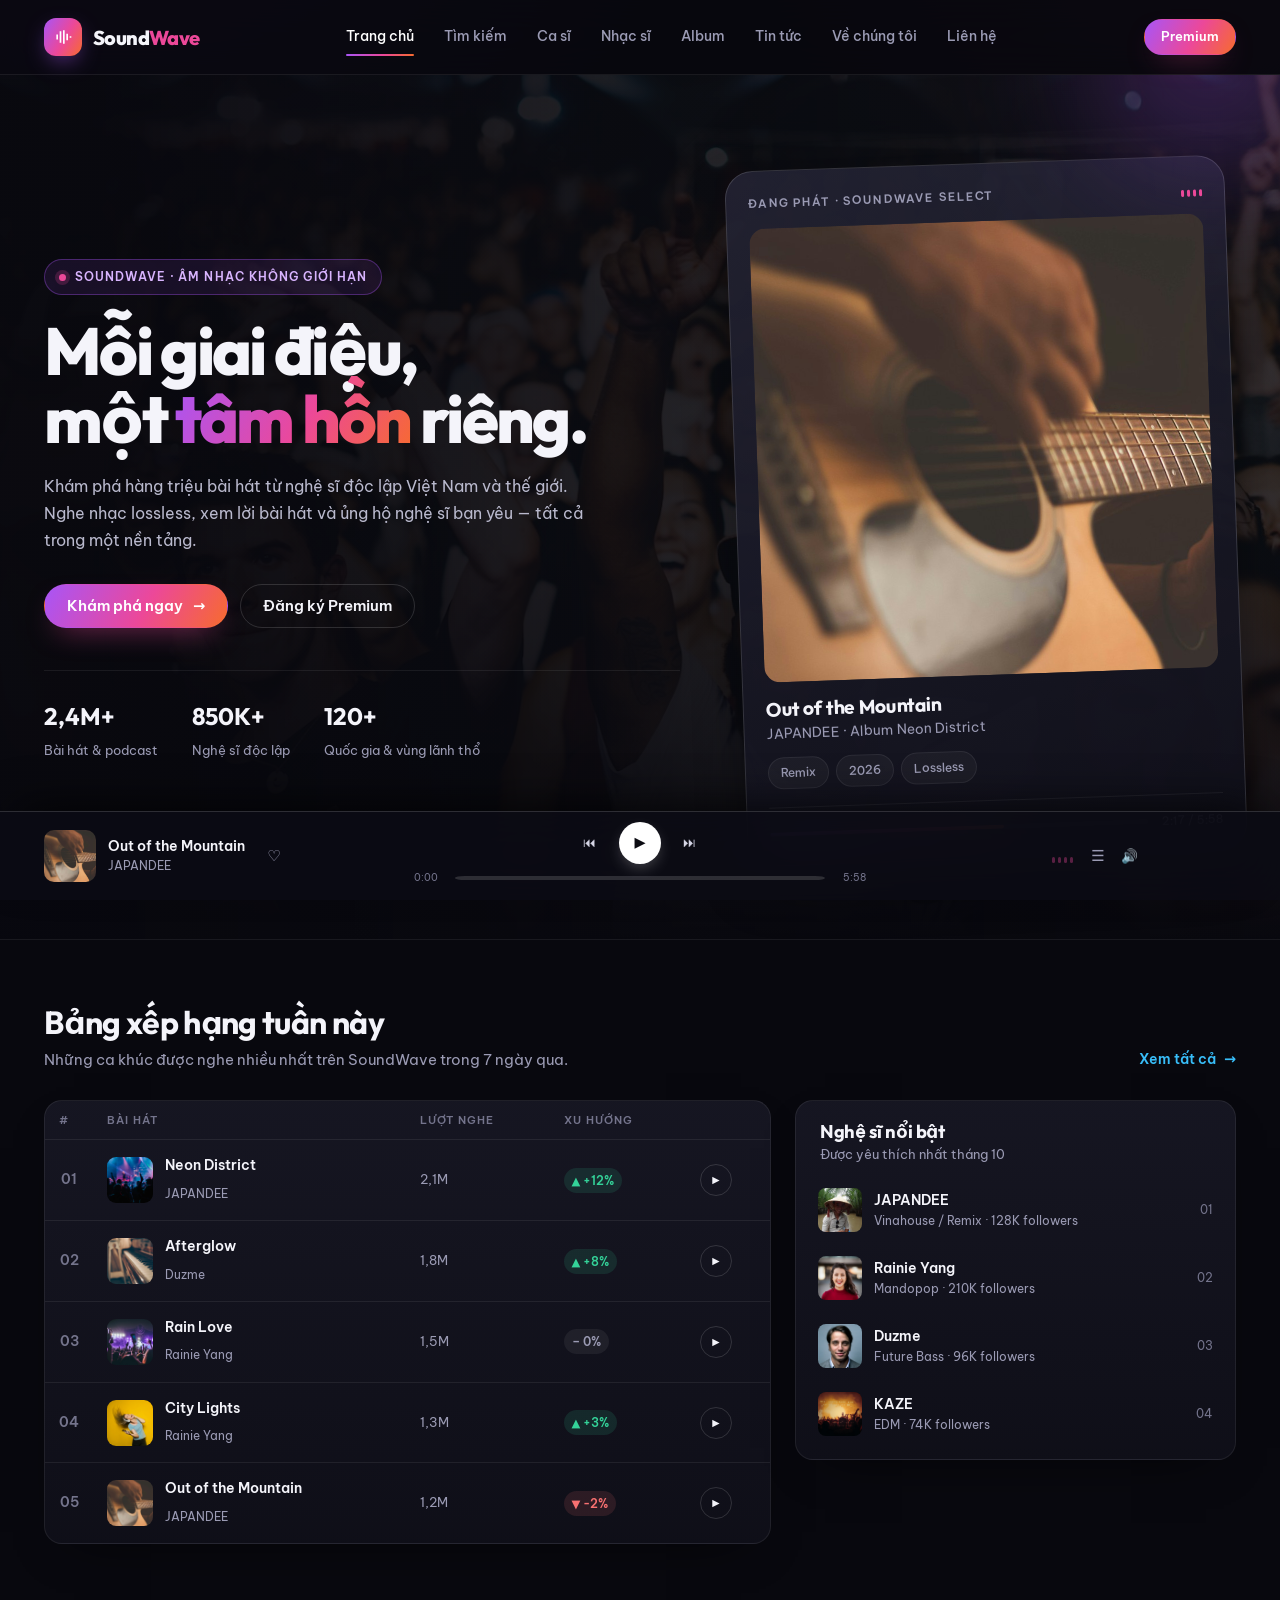
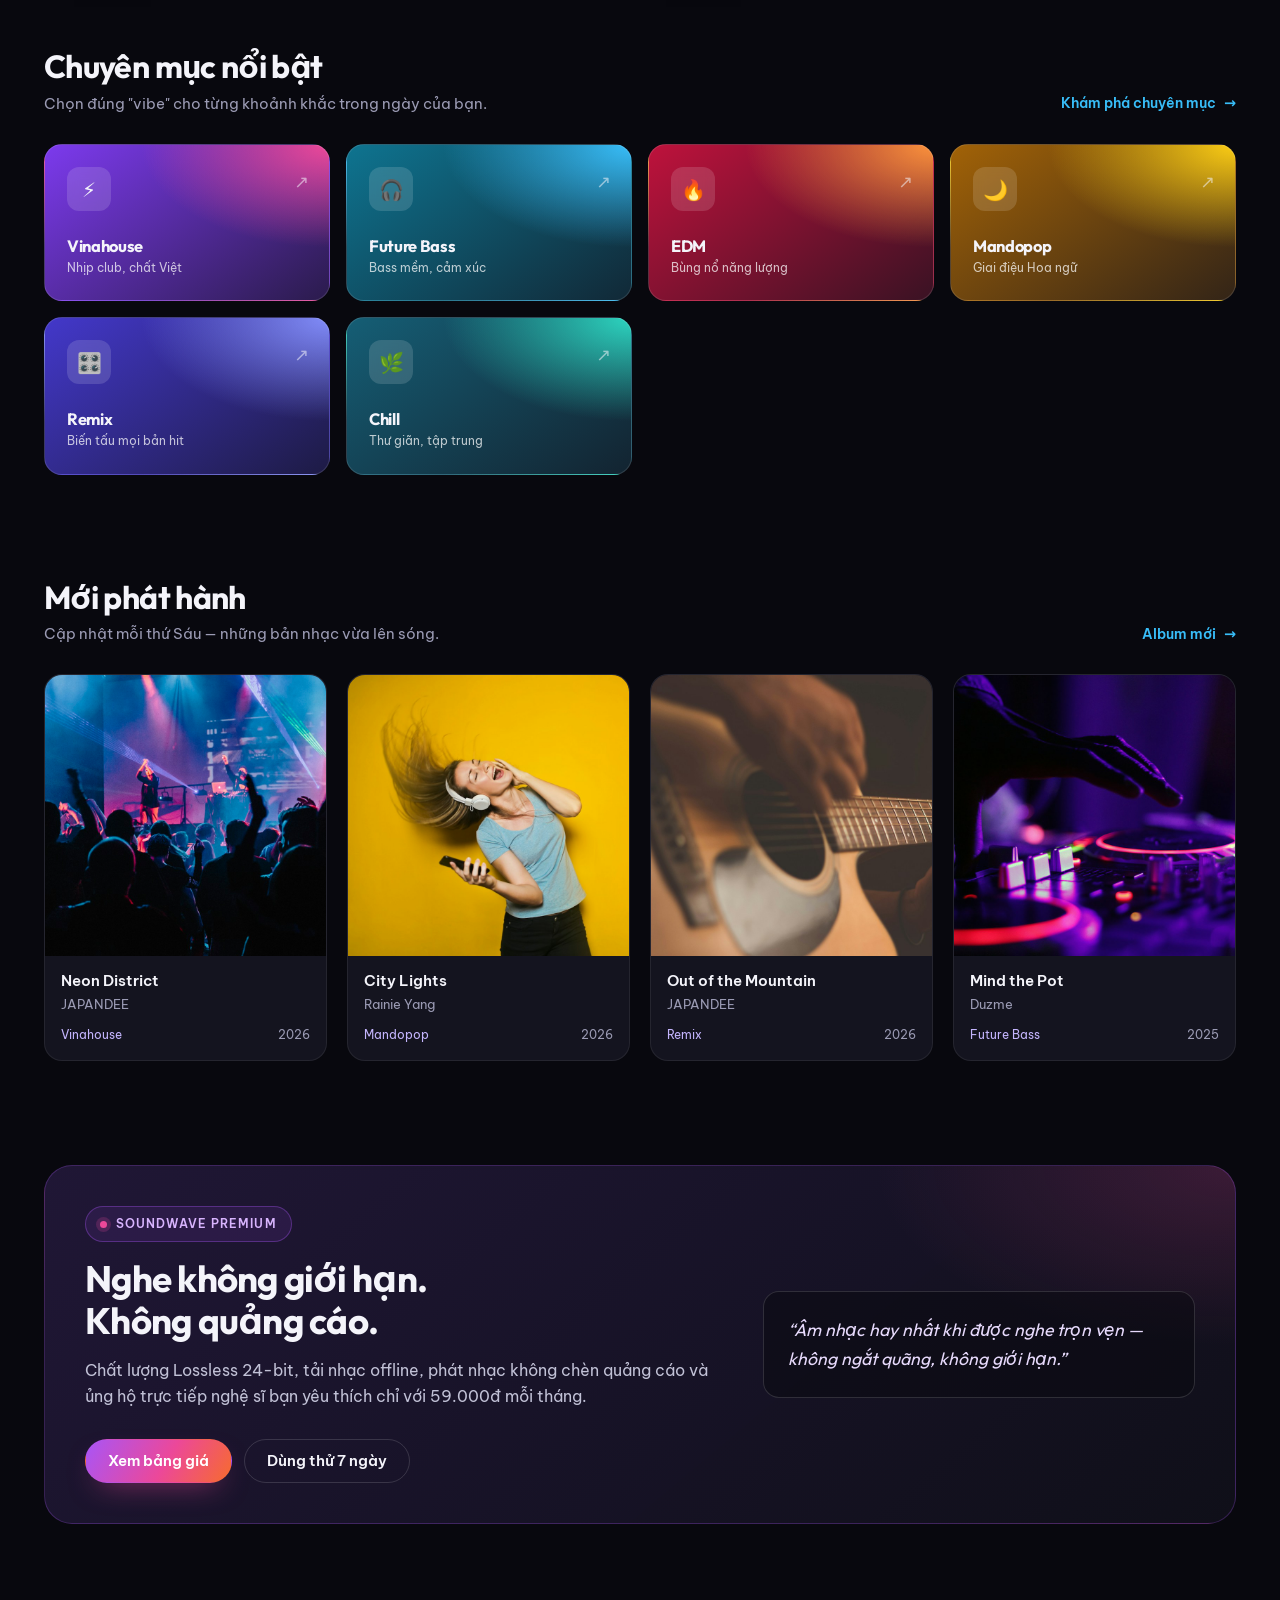
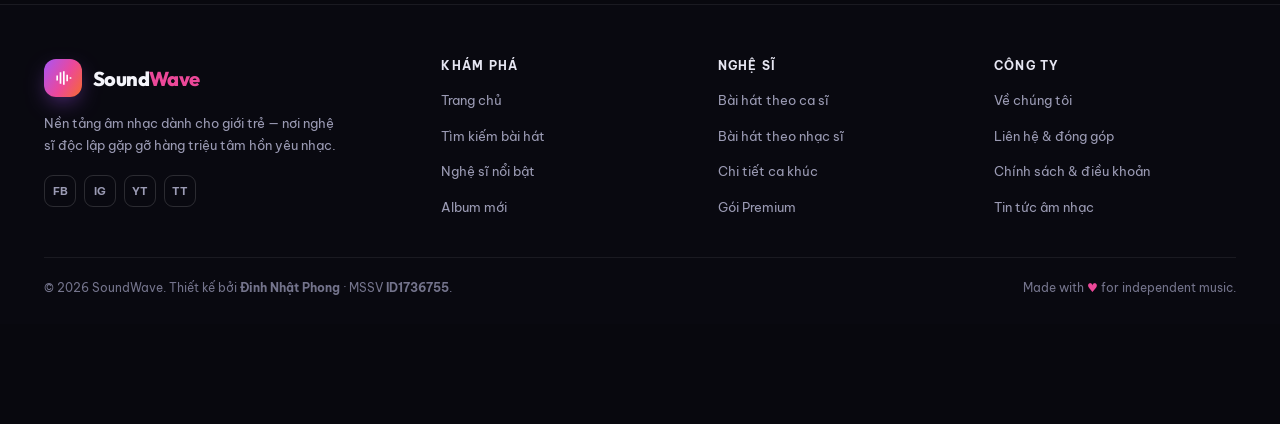
<file: index.html>
<!DOCTYPE html>
<!--
  ============================================================
  SOUNDWAVE PROJECT
  File: index.html
  Purpose: Home page: hero, charts, categories, new releases, Premium banner.

  Page structure:
    1. HEAD       — meta, favicon, fonts, CSS
    2. HEADER     — logo, navigation, Premium button, mobile menu
    3. MAIN       — page-specific content
    4. FOOTER     — links, social media, copyright
    5. PLAYER     — fixed music player at the bottom
    6. SCRIPT     — js/main.js handles interactions

  Note: This file is generated automatically from tools/build.mjs.
  For permanent changes, edit tools/build.mjs and run:
      node tools/build.mjs
  ============================================================
-->
<html lang="vi">
<head>
  <!-- ===== 1. META / SEO / PAGE TITLE ===== -->
  <meta charset="UTF-8">
  <meta name="viewport" content="width=device-width, initial-scale=1.0">
  <meta name="description" content="SoundWave — khám phá hàng triệu bài hát Vinahouse, future bass, EDM và Mandopop. Bảng xếp hạng tuần, chuyên mục nổi bật và trải nghiệm nghe nhạc lossless.">
  <meta name="author" content="Đinh Nhật Phong — ID1736755">
  <meta name="theme-color" content="#08080e">
  <meta property="og:title" content="SoundWave — Nền tảng âm nhạc cho giới trẻ">
  <meta property="og:description" content="SoundWave — khám phá hàng triệu bài hát Vinahouse, future bass, EDM và Mandopop. Bảng xếp hạng tuần, chuyên mục nổi bật và trải nghiệm nghe nhạc lossless.">
  <meta property="og:type" content="website">
  <title>SoundWave — Nền tảng âm nhạc cho giới trẻ</title>

  <!-- ===== 2. FAVICON, GOOGLE FONTS, CSS ===== -->
  <link rel="icon" type="image/svg+xml" href="data:image/svg+xml,%3Csvg xmlns='http://www.w3.org/2000/svg' viewBox='0 0 24 24'%3E%3Crect width='24' height='24' rx='6' fill='%23a855f7'/%3E%3Cpath d='M5 9h2v6H5zm4-4h2v14H9zm4-1h2v16h-2zm4 4h2v8h-2zm4 3h2v2h-2z' fill='white'/%3E%3C/svg%3E">
  <link rel="preconnect" href="https://fonts.googleapis.com">
  <link rel="preconnect" href="https://fonts.gstatic.com" crossorigin>
  <link href="https://fonts.googleapis.com/css2?family=Be+Vietnam+Pro:wght@400;500;600;700&family=Outfit:wght@600;700;800&display=swap" rel="stylesheet">
  <link rel="stylesheet" href="css/style.css?v=20261103">
</head>
<body>
  <!-- ===== SKIP LINK: lets keyboard users jump straight to the content ===== -->
  <a class="skip-link" href="#main">Bỏ qua tới nội dung chính</a>

  <!-- ============================================================
       HEADER / NAVBAR
       - SoundWave logo (click to return home)
       - Main menu: Home, Search, Artists, Composers, Albums, News, About, Contact
       - Premium button + mobile hamburger menu
       ============================================================ -->
  <header class="site-header">
    <div class="container nav">
      <!-- Brand logo -->
      <a class="brand" href="index.html" aria-label="SoundWave — Trang chủ">
        <span class="brand-mark"><svg viewBox="0 0 24 24" aria-hidden="true"><path d="M4 9h2v6H4V9zm4-4h2v14H8V5zm4-1h2v16h-2V4zm4 4h2v8h-2V8zm4 3h2v2h-2v-2z"/></svg></span>
        <span>Sound<em>Wave</em></span>
      </a>

      <!-- Main navigation menu -->
      <nav aria-label="Điều hướng chính">
        <ul class="nav-links" id="navLinks">
          <li><a href="index.html" class="active" aria-current="page">Trang chủ</a></li>
          <li><a href="search.html">Tìm kiếm</a></li>
          <li><a href="artist-songs.html">Ca sĩ</a></li>
          <li><a href="composer-songs.html">Nhạc sĩ</a></li>
          <li><a href="album-songs.html">Album</a></li>
          <li><a href="detail.html">Tin tức</a></li>
          <li><a href="about.html">Về chúng tôi</a></li>
          <li><a href="contact.html">Liên hệ</a></li>
        </ul>
      </nav>

      <!-- Premium button and mobile menu toggle -->
      <div class="nav-actions">
        <a class="btn btn-primary btn-sm" href="premium.html">Premium</a>
        <button class="nav-toggle" type="button" aria-label="Mở menu" aria-controls="navLinks" aria-expanded="false">
          <span></span><span></span><span></span>
        </button>
      </div>
    </div>
  </header>

  <!-- ============================================================
       MAIN: page-specific content for index.html
       ============================================================ -->
  <main id="main">
<!-- ===== HERO: main banner, headline, CTA, and "now playing" card ===== -->
    <section class="hero" aria-labelledby="heroTitle">
      <div class="hero-bg">
        <img src="images/hero.jpg" alt="" width="1600" height="900">
      </div>
      <div class="container hero-inner">
        <div class="hero-copy">
          <span class="eyebrow"><span class="dot"></span>SoundWave · Âm nhạc không giới hạn</span>
          <h1 class="hero-title" id="heroTitle">Mỗi giai điệu,<br>một <span class="gradient-text">tâm hồn</span> riêng.</h1>
          <p class="hero-lead">Khám phá hàng triệu bài hát từ nghệ sĩ độc lập Việt Nam và thế giới. Nghe nhạc lossless, xem lời bài hát và ủng hộ nghệ sĩ bạn yêu — tất cả trong một nền tảng.</p>
          <div class="hero-actions">
            <a class="btn btn-primary" href="search.html">Khám phá ngay <span aria-hidden="true">→</span></a>
            <a class="btn btn-ghost" href="premium.html">Đăng ký Premium</a>
          </div>
          <div class="hero-stats">
            <div><strong>2,4M+</strong><span>Bài hát &amp; podcast</span></div>
            <div><strong>850K+</strong><span>Nghệ sĩ độc lập</span></div>
            <div><strong>120+</strong><span>Quốc gia &amp; vùng lãnh thổ</span></div>
          </div>
        </div>

        <aside class="hero-card" aria-label="Bài hát đang được đề xuất">
          <div class="hero-card-top">
            <span>Đang phát · SoundWave Select</span>
            <span class="eq" aria-hidden="true"><i></i><i></i><i></i><i></i></span>
          </div>
          <div class="hero-cover">
            <img src="images/cover-1.jpg" alt="Ảnh bìa ca khúc Out of the Mountain" width="440" height="440">
          </div>
          <div class="hero-card-info">
            <h2>Out of the Mountain</h2>
            <p>JAPANDEE · Album Neon District</p>
            <div class="hero-tags">
              <span class="chip">Remix</span>
              <span class="chip">2026</span>
              <span class="chip">Lossless</span>
            </div>
          </div>
          <div class="hero-card-foot">
            <span class="track-line" aria-hidden="true"><i></i></span>
            <small>2:17 / 5:58</small>
          </div>
        </aside>
      </div>
    </section>

    <!-- ===== CHARTS: top 5 songs + featured artists ===== -->
    <section class="section" aria-labelledby="chartsTitle">
      <div class="container">
        <div class="section-head">
          <div>
            <h2 id="chartsTitle">Bảng xếp hạng tuần này</h2>
            <p>Những ca khúc được nghe nhiều nhất trên SoundWave trong 7 ngày qua.</p>
          </div>
          <a class="link-arrow" href="search.html">Xem tất cả <span aria-hidden="true">→</span></a>
        </div>

        <div class="chart-layout">
          <div class="panel">
            <table class="track-table">
              <caption class="visually-hidden" hidden>Top 5 bài hát hot nhất tuần</caption>
              <thead>
                <tr>
                  <th scope="col">#</th>
                  <th scope="col">Bài hát</th>
                  <th scope="col">Lượt nghe</th>
                  <th scope="col" class="hide-sm">Xu hướng</th>
                  <th scope="col" class="hide-sm"><span class="visually-hidden">Phát</span></th>
                </tr>
              </thead>
              <tbody>
                <tr>
                <td class="num">01</td>
                <td>
                  <div class="track-title-cell">
                    <img class="thumb" src="images/cover-5.jpg" alt="Ảnh bìa Neon District" width="46" height="46" loading="lazy">
                    <div>
                      <strong><a href="song-detail.html">Neon District</a></strong>
                      <span><a href="artist-songs.html">JAPANDEE</a></span>
                    </div>
                  </div>
                </td>
                <td class="views">2,1M</td>
                <td class="hide-sm"><span class="trend up">▲ +12%</span></td>
                <td class="hide-sm"><button class="mini-play" type="button" data-play data-title="Neon District" data-artist="JAPANDEE" data-cover="images/cover-5.jpg" data-duration="222" aria-label="Phát Neon District">▶</button></td>
              </tr>
                <tr>
                <td class="num">02</td>
                <td>
                  <div class="track-title-cell">
                    <img class="thumb" src="images/cover-8.jpg" alt="Ảnh bìa Afterglow" width="46" height="46" loading="lazy">
                    <div>
                      <strong><a href="song-detail.html">Afterglow</a></strong>
                      <span><a href="artist-songs.html">Duzme</a></span>
                    </div>
                  </div>
                </td>
                <td class="views">1,8M</td>
                <td class="hide-sm"><span class="trend up">▲ +8%</span></td>
                <td class="hide-sm"><button class="mini-play" type="button" data-play data-title="Afterglow" data-artist="Duzme" data-cover="images/cover-8.jpg" data-duration="312" aria-label="Phát Afterglow">▶</button></td>
              </tr>
                <tr>
                <td class="num">03</td>
                <td>
                  <div class="track-title-cell">
                    <img class="thumb" src="images/cover-3.jpg" alt="Ảnh bìa Rain Love" width="46" height="46" loading="lazy">
                    <div>
                      <strong><a href="song-detail.html">Rain Love</a></strong>
                      <span><a href="artist-songs.html">Rainie Yang</a></span>
                    </div>
                  </div>
                </td>
                <td class="views">1,5M</td>
                <td class="hide-sm"><span class="trend same">– 0%</span></td>
                <td class="hide-sm"><button class="mini-play" type="button" data-play data-title="Rain Love" data-artist="Rainie Yang" data-cover="images/cover-3.jpg" data-duration="197" aria-label="Phát Rain Love">▶</button></td>
              </tr>
                <tr>
                <td class="num">04</td>
                <td>
                  <div class="track-title-cell">
                    <img class="thumb" src="images/cover-7.jpg" alt="Ảnh bìa City Lights" width="46" height="46" loading="lazy">
                    <div>
                      <strong><a href="song-detail.html">City Lights</a></strong>
                      <span><a href="artist-songs.html">Rainie Yang</a></span>
                    </div>
                  </div>
                </td>
                <td class="views">1,3M</td>
                <td class="hide-sm"><span class="trend up">▲ +3%</span></td>
                <td class="hide-sm"><button class="mini-play" type="button" data-play data-title="City Lights" data-artist="Rainie Yang" data-cover="images/cover-7.jpg" data-duration="210" aria-label="Phát City Lights">▶</button></td>
              </tr>
                <tr>
                <td class="num">05</td>
                <td>
                  <div class="track-title-cell">
                    <img class="thumb" src="images/cover-1.jpg" alt="Ảnh bìa Out of the Mountain" width="46" height="46" loading="lazy">
                    <div>
                      <strong><a href="song-detail.html">Out of the Mountain</a></strong>
                      <span><a href="artist-songs.html">JAPANDEE</a></span>
                    </div>
                  </div>
                </td>
                <td class="views">1,2M</td>
                <td class="hide-sm"><span class="trend down">▼ -2%</span></td>
                <td class="hide-sm"><button class="mini-play" type="button" data-play data-title="Out of the Mountain" data-artist="JAPANDEE" data-cover="images/cover-1.jpg" data-duration="358" aria-label="Phát Out of the Mountain">▶</button></td>
              </tr>
              </tbody>
            </table>
          </div>

          <aside class="panel" aria-labelledby="topArtists">
            <div class="panel-head">
              <div>
                <h2 id="topArtists">Nghệ sĩ nổi bật</h2>
                <p>Được yêu thích nhất tháng 10</p>
              </div>
            </div>
            <ul class="list-stack">
              <li><a class="list-item" href="artist-songs.html">
                <img src="images/artist-1.jpg" alt="Chân dung JAPANDEE" width="44" height="44" loading="lazy">
                <span class="li-text"><strong>JAPANDEE</strong><span>Vinahouse / Remix · 128K followers</span></span>
                <span class="li-dur">01</span>
              </a></li>
              <li><a class="list-item" href="artist-songs.html">
                <img src="images/artist-2.jpg" alt="Chân dung Rainie Yang" width="44" height="44" loading="lazy">
                <span class="li-text"><strong>Rainie Yang</strong><span>Mandopop · 210K followers</span></span>
                <span class="li-dur">02</span>
              </a></li>
              <li><a class="list-item" href="artist-songs.html">
                <img src="images/artist-4.jpg" alt="Chân dung Duzme" width="44" height="44" loading="lazy">
                <span class="li-text"><strong>Duzme</strong><span>Future Bass · 96K followers</span></span>
                <span class="li-dur">03</span>
              </a></li>
              <li><a class="list-item" href="artist-songs.html">
                <img src="images/artist-3.jpg" alt="Chân dung KAZE" width="44" height="44" loading="lazy">
                <span class="li-text"><strong>KAZE</strong><span>EDM · 74K followers</span></span>
                <span class="li-dur">04</span>
              </a></li>
            </ul>
          </aside>
        </div>
      </div>
    </section>

    <!-- ===== CATEGORIES: 6 genre cards, each links to the search page ===== -->
    <section class="section section-tight" aria-labelledby="catTitle">
      <div class="container">
        <div class="section-head">
          <div>
            <h2 id="catTitle">Chuyên mục nổi bật</h2>
            <p>Chọn đúng "vibe" cho từng khoảnh khắc trong ngày của bạn.</p>
          </div>
          <a class="link-arrow" href="search.html">Khám phá chuyên mục <span aria-hidden="true">→</span></a>
        </div>

        <div class="cat-grid">
          <a class="cat-card c-indie" href="search.html">
            <span class="cat-icon" aria-hidden="true">⚡</span>
            <span class="cat-arrow" aria-hidden="true">↗</span>
            <h3>Vinahouse</h3>
            <p>Nhịp club, chất Việt</p>
          </a>
          <a class="cat-card c-lofi" href="search.html">
            <span class="cat-icon" aria-hidden="true">🎧</span>
            <span class="cat-arrow" aria-hidden="true">↗</span>
            <h3>Future Bass</h3>
            <p>Bass mềm, cảm xúc</p>
          </a>
          <a class="cat-card c-edm" href="search.html">
            <span class="cat-icon" aria-hidden="true">🔥</span>
            <span class="cat-arrow" aria-hidden="true">↗</span>
            <h3>EDM</h3>
            <p>Bùng nổ năng lượng</p>
          </a>
          <a class="cat-card c-acoustic" href="search.html">
            <span class="cat-icon" aria-hidden="true">🌙</span>
            <span class="cat-arrow" aria-hidden="true">↗</span>
            <h3>Mandopop</h3>
            <p>Giai điệu Hoa ngữ</p>
          </a>
          <a class="cat-card c-pop" href="search.html">
            <span class="cat-icon" aria-hidden="true">🎛️</span>
            <span class="cat-arrow" aria-hidden="true">↗</span>
            <h3>Remix</h3>
            <p>Biến tấu mọi bản hit</p>
          </a>
          <a class="cat-card c-ballad" href="search.html">
            <span class="cat-icon" aria-hidden="true">🌿</span>
            <span class="cat-arrow" aria-hidden="true">↗</span>
            <h3>Chill</h3>
            <p>Thư giãn, tập trung</p>
          </a>
        </div>
      </div>
    </section>

    <!-- ===== NEW RELEASES: 4 song cards, play buttons load the player ===== -->
    <section class="section" aria-labelledby="newTitle">
      <div class="container">
        <div class="section-head">
          <div>
            <h2 id="newTitle">Mới phát hành</h2>
            <p>Cập nhật mỗi thứ Sáu — những bản nhạc vừa lên sóng.</p>
          </div>
          <a class="link-arrow" href="album-songs.html">Album mới <span aria-hidden="true">→</span></a>
        </div>
        <div class="song-grid">
          <article class="song-card">
            <div class="cover-wrap">
              <img src="images/cover-5.jpg" alt="Ảnh bìa Neon District" width="400" height="400" loading="lazy">
              <button class="play-fab" type="button" data-play data-title="Neon District" data-artist="JAPANDEE" data-cover="images/cover-5.jpg" data-duration="222" aria-label="Phát Neon District">▶</button>
            </div>
            <div class="card-body">
              <a class="card-title" href="song-detail.html">Neon District</a>
              <p class="card-sub"><a href="artist-songs.html">JAPANDEE</a></p>
              <div class="card-meta">
                <span class="tag">Vinahouse</span>
                <span>2026</span>
              </div>
            </div>
          </article>
          <article class="song-card">
            <div class="cover-wrap">
              <img src="images/cover-7.jpg" alt="Ảnh bìa City Lights" width="400" height="400" loading="lazy">
              <button class="play-fab" type="button" data-play data-title="City Lights" data-artist="Rainie Yang" data-cover="images/cover-7.jpg" data-duration="210" aria-label="Phát City Lights">▶</button>
            </div>
            <div class="card-body">
              <a class="card-title" href="song-detail.html">City Lights</a>
              <p class="card-sub"><a href="artist-songs.html">Rainie Yang</a></p>
              <div class="card-meta">
                <span class="tag">Mandopop</span>
                <span>2026</span>
              </div>
            </div>
          </article>
          <article class="song-card">
            <div class="cover-wrap">
              <img src="images/cover-1.jpg" alt="Ảnh bìa Out of the Mountain" width="400" height="400" loading="lazy">
              <button class="play-fab" type="button" data-play data-title="Out of the Mountain" data-artist="JAPANDEE" data-cover="images/cover-1.jpg" data-duration="358" aria-label="Phát Out of the Mountain">▶</button>
            </div>
            <div class="card-body">
              <a class="card-title" href="song-detail.html">Out of the Mountain</a>
              <p class="card-sub"><a href="artist-songs.html">JAPANDEE</a></p>
              <div class="card-meta">
                <span class="tag">Remix</span>
                <span>2026</span>
              </div>
            </div>
          </article>
          <article class="song-card">
            <div class="cover-wrap">
              <img src="images/cover-2.jpg" alt="Ảnh bìa Mind the Pot" width="400" height="400" loading="lazy">
              <button class="play-fab" type="button" data-play data-title="Mind the Pot" data-artist="Duzme" data-cover="images/cover-2.jpg" data-duration="230" aria-label="Phát Mind the Pot">▶</button>
            </div>
            <div class="card-body">
              <a class="card-title" href="song-detail.html">Mind the Pot</a>
              <p class="card-sub"><a href="artist-songs.html">Duzme</a></p>
              <div class="card-meta">
                <span class="tag">Future Bass</span>
                <span>2025</span>
              </div>
            </div>
          </article>
        </div>
      </div>
    </section>

    <!-- ===== PREMIUM BANNER: closing CTA on the home page ===== -->
    <section class="section section-tight" aria-labelledby="premiumTitle">
      <div class="container">
        <div class="mission">
          <div>
            <span class="eyebrow"><span class="dot"></span>SoundWave Premium</span>
            <h2 id="premiumTitle" style="margin-top:16px">Nghe không giới hạn.<br>Không quảng cáo.</h2>
            <p>Chất lượng Lossless 24-bit, tải nhạc offline, phát nhạc không chèn quảng cáo và ủng hộ trực tiếp nghệ sĩ bạn yêu thích chỉ với 59.000đ mỗi tháng.</p>
            <div class="hero-actions">
              <a class="btn btn-primary" href="premium.html">Xem bảng giá</a>
              <a class="btn btn-ghost" href="premium.html">Dùng thử 7 ngày</a>
            </div>
          </div>
          <blockquote>“Âm nhạc hay nhất khi được nghe trọn vẹn — không ngắt quãng, không giới hạn.”</blockquote>
        </div>
      </div>
    </section>
  </main>

  <!-- ============================================================
       SHARED FOOTER
       - Brand column + social media
       - Link columns: Discover, Artists, Company
       - Copyright line + year updated by JS
       ============================================================ -->
  <footer class="site-footer">
    <div class="container">
      <div class="footer-grid">
        <!-- Column 1: logo, description, socials -->
        <div class="footer-brand">
          <a class="brand" href="index.html">
            <span class="brand-mark"><svg viewBox="0 0 24 24" aria-hidden="true"><path d="M4 9h2v6H4V9zm4-4h2v14H8V5zm4-1h2v16h-2V4zm4 4h2v8h-2V8zm4 3h2v2h-2v-2z"/></svg></span>
            <span>Sound<em>Wave</em></span>
          </a>
          <p>Nền tảng âm nhạc dành cho giới trẻ — nơi nghệ sĩ độc lập gặp gỡ hàng triệu tâm hồn yêu nhạc.</p>
          <div class="socials">
            <a href="https://www.facebook.com/" target="_blank" rel="noopener" aria-label="FB — SoundWave trên Facebook">FB</a>
            <a href="https://www.instagram.com/" target="_blank" rel="noopener" aria-label="IG — SoundWave trên Instagram">IG</a>
            <a href="https://www.youtube.com/" target="_blank" rel="noopener" aria-label="YT — SoundWave trên YouTube">YT</a>
            <a href="https://www.tiktok.com/" target="_blank" rel="noopener" aria-label="TT — SoundWave trên TikTok">TT</a>
          </div>
        </div>

        <!-- Column 2: discover -->
        <div class="footer-col">
          <h3>Khám phá</h3>
          <ul>
            <li><a href="index.html">Trang chủ</a></li>
            <li><a href="search.html">Tìm kiếm bài hát</a></li>
            <li><a href="artist-songs.html">Nghệ sĩ nổi bật</a></li>
            <li><a href="album-songs.html">Album mới</a></li>
          </ul>
        </div>

        <!-- Column 3: artists -->
        <div class="footer-col">
          <h3>Nghệ sĩ</h3>
          <ul>
            <li><a href="artist-songs.html">Bài hát theo ca sĩ</a></li>
            <li><a href="composer-songs.html">Bài hát theo nhạc sĩ</a></li>
            <li><a href="song-detail.html">Chi tiết ca khúc</a></li>
            <li><a href="premium.html">Gói Premium</a></li>
          </ul>
        </div>

        <!-- Column 4: company -->
        <div class="footer-col">
          <h3>Công ty</h3>
          <ul>
            <li><a href="about.html">Về chúng tôi</a></li>
            <li><a href="contact.html">Liên hệ &amp; đóng góp</a></li>
            <li><a href="policy-terms.html">Chính sách &amp; điều khoản</a></li>
            <li><a href="detail.html">Tin tức âm nhạc</a></li>
          </ul>
        </div>
      </div>

      <!-- Bottom line: copyright, author, student ID -->
      <div class="footer-bottom">
        <span>© <span data-current-year>2026</span> SoundWave. Thiết kế bởi <strong>Đinh Nhật Phong</strong> · MSSV <strong>ID1736755</strong>.</span>
        <span>Made with <span class="heart">♥</span> for independent music.</span>
      </div>
    </div>
  </footer>

  <!-- ============================================================
       FIXED MUSIC PLAYER (position: fixed)
       - Left: cover art, title, artist, like button
       - Center: previous, play/pause, next, seek bar
       - Right: equalizer, queue, volume
       - The <audio> tag is hidden by CSS but plays real audio
       ============================================================ -->
  <div class="player" id="player" aria-label="Trình phát nhạc SoundWave">
    <!-- Real audio element: JS changes src when a track is selected -->
    <audio id="audioEl" preload="metadata"></audio>
    <div class="container player-inner">
      <!-- Currently playing track info -->
      <div class="player-track">
        <img class="player-cover" src="images/cover-1.jpg" alt="Ảnh bìa Out of the Mountain" width="52" height="52">
        <div class="player-meta">
          <a class="player-title" href="song-detail.html">Out of the Mountain</a>
          <span class="player-artist">JAPANDEE</span>
        </div>
        <button class="icon-btn" id="likeBtn" type="button" aria-label="Yêu thích bài hát" aria-pressed="false">♡</button>
      </div>

      <!-- Controls and progress bar -->
      <div class="player-center">
        <div class="player-controls">
          <button class="p-btn" type="button" data-skip="-1" aria-label="Bài trước">⏮</button>
          <button class="p-play" id="playBtn" type="button" aria-label="Phát nhạc" aria-pressed="false">▶</button>
          <button class="p-btn" type="button" data-skip="1" aria-label="Bài tiếp theo">⏭</button>
        </div>
        <div class="player-progress">
          <span class="time" id="currentTime">0:00</span>
          <input class="range" id="seek" type="range" min="0" max="100" value="0" step="0.1" aria-label="Tiến trình bài hát">
          <span class="time" id="duration" title="Thời lượng bài hát">5:58</span>
        </div>
      </div>

      <!-- Volume, equalizer, queue button -->
      <div class="player-extra">
        <span class="eq" aria-hidden="true"><i></i><i></i><i></i><i></i></span>
        <button class="icon-btn" type="button" aria-label="Danh sách phát">☰</button>
        <span aria-hidden="true" style="color:var(--muted);font-size:.85rem">🔊</span>
        <input class="range volume-range" id="volume" type="range" min="0" max="100" value="80" aria-label="Âm lượng" style="--progress:80%">
      </div>
    </div>
  </div>

  <!-- ===== JAVASCRIPT: mobile menu, player, search, form, pricing... ===== -->
  <script src="js/main.js?v=20261103"></script>
</body>
</html>
</file>
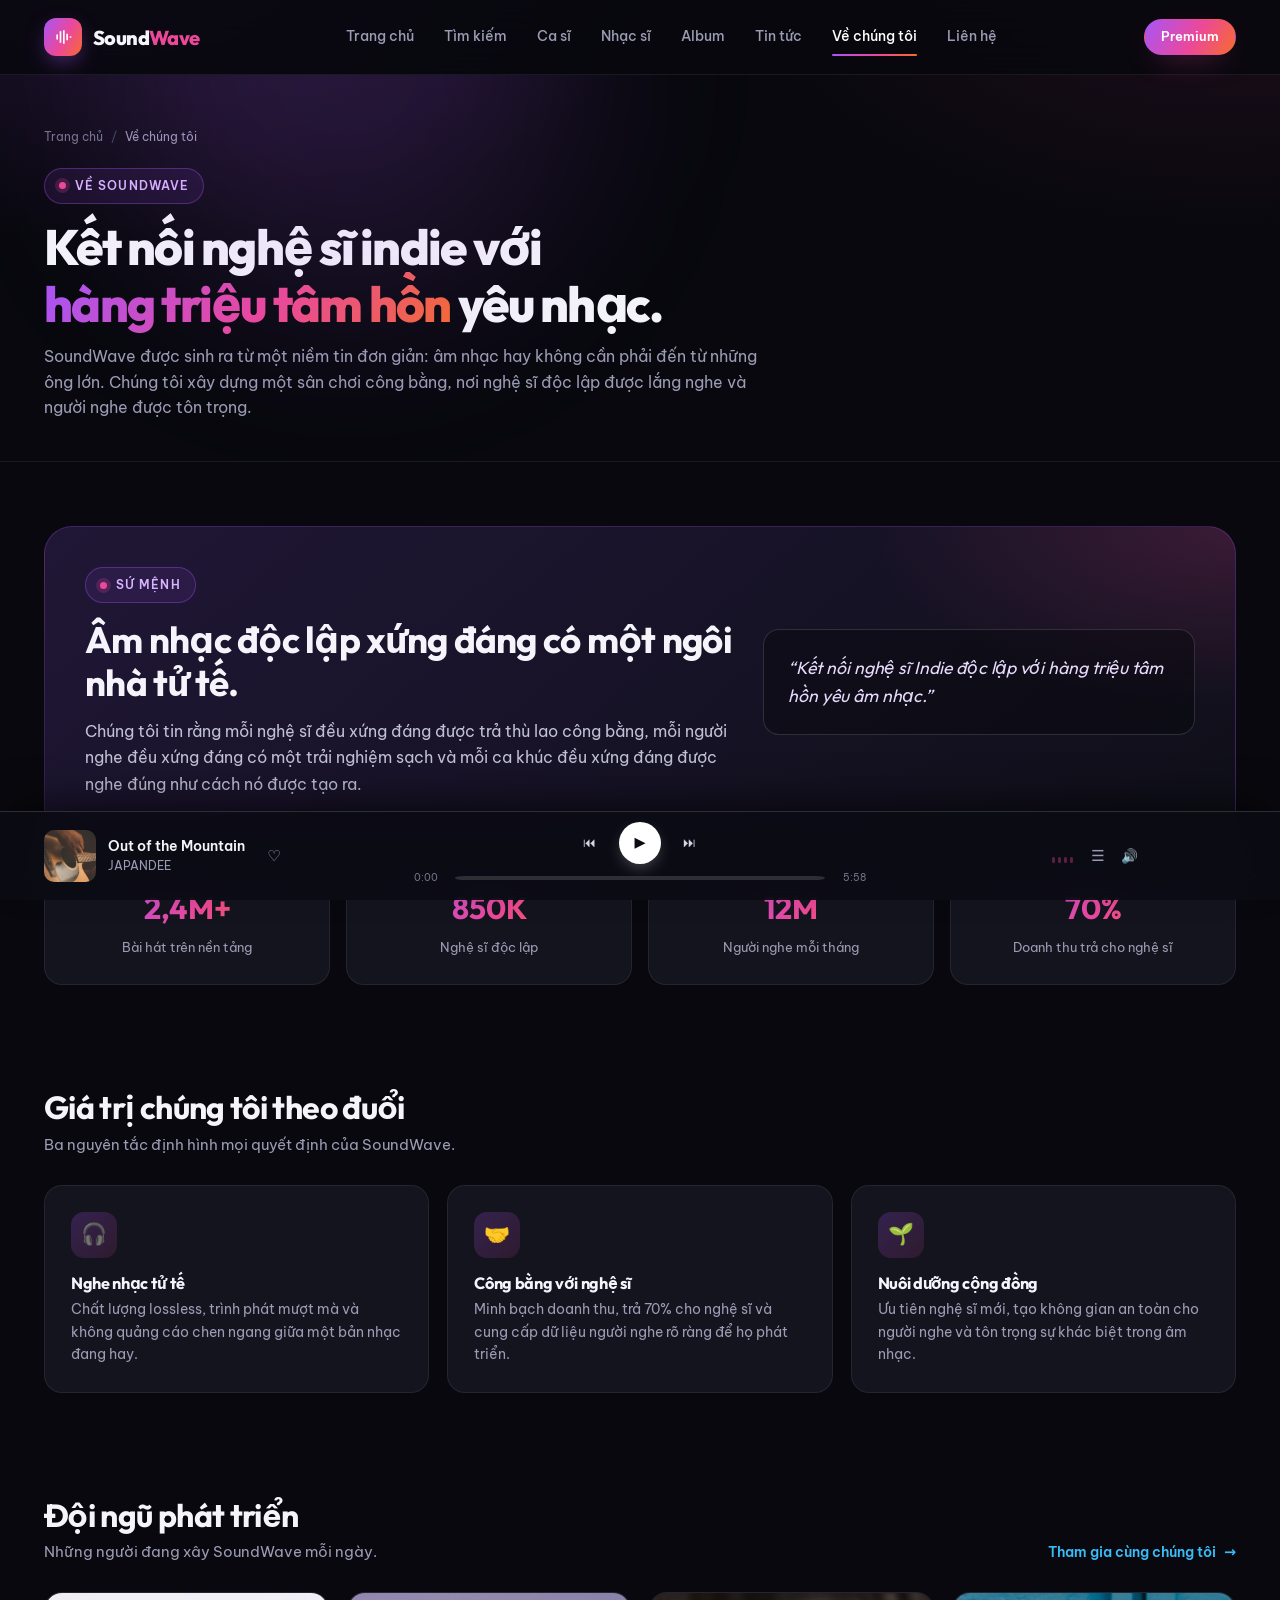
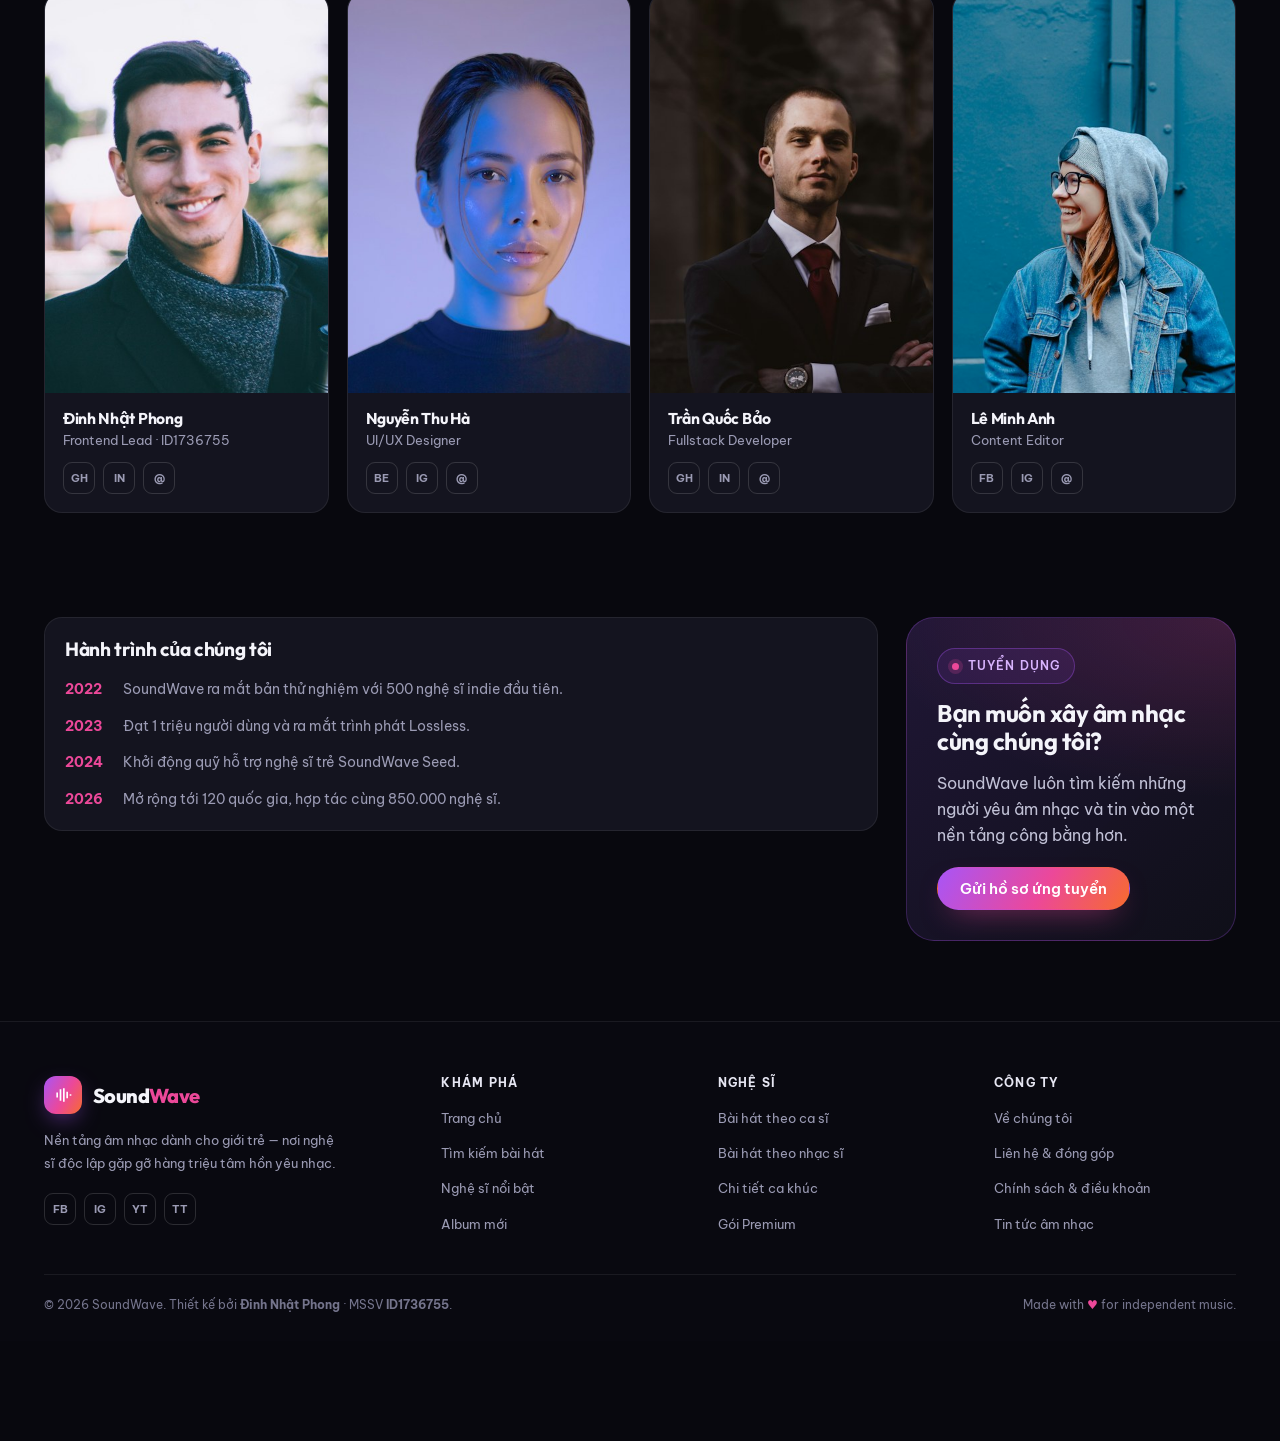
<file: about.html>
<!DOCTYPE html>
<!--
  ============================================================
  SOUNDWAVE PROJECT
  File: about.html
  Purpose: About SoundWave: mission, values, stats, team, and journey.

  Page structure:
    1. HEAD       — meta, favicon, fonts, CSS
    2. HEADER     — logo, navigation, Premium button, mobile menu
    3. MAIN       — page-specific content
    4. FOOTER     — links, social media, copyright
    5. PLAYER     — fixed music player at the bottom
    6. SCRIPT     — js/main.js handles interactions

  Note: This file is generated automatically from tools/build.mjs.
  For permanent changes, edit tools/build.mjs and run:
      node tools/build.mjs
  ============================================================
-->
<html lang="vi">
<head>
  <!-- ===== 1. META / SEO / PAGE TITLE ===== -->
  <meta charset="UTF-8">
  <meta name="viewport" content="width=device-width, initial-scale=1.0">
  <meta name="description" content="Sứ mệnh của SoundWave: kết nối nghệ sĩ indie độc lập với hàng triệu tâm hồn yêu âm nhạc. Gặp gỡ đội ngũ phát triển.">
  <meta name="author" content="Đinh Nhật Phong — ID1736755">
  <meta name="theme-color" content="#08080e">
  <meta property="og:title" content="Về chúng tôi — SoundWave">
  <meta property="og:description" content="Sứ mệnh của SoundWave: kết nối nghệ sĩ indie độc lập với hàng triệu tâm hồn yêu âm nhạc. Gặp gỡ đội ngũ phát triển.">
  <meta property="og:type" content="website">
  <title>Về chúng tôi — SoundWave</title>

  <!-- ===== 2. FAVICON, GOOGLE FONTS, CSS ===== -->
  <link rel="icon" type="image/svg+xml" href="data:image/svg+xml,%3Csvg xmlns='http://www.w3.org/2000/svg' viewBox='0 0 24 24'%3E%3Crect width='24' height='24' rx='6' fill='%23a855f7'/%3E%3Cpath d='M5 9h2v6H5zm4-4h2v14H9zm4-1h2v16h-2zm4 4h2v8h-2zm4 3h2v2h-2z' fill='white'/%3E%3C/svg%3E">
  <link rel="preconnect" href="https://fonts.googleapis.com">
  <link rel="preconnect" href="https://fonts.gstatic.com" crossorigin>
  <link href="https://fonts.googleapis.com/css2?family=Be+Vietnam+Pro:wght@400;500;600;700&family=Outfit:wght@600;700;800&display=swap" rel="stylesheet">
  <link rel="stylesheet" href="css/style.css?v=20261103">
</head>
<body>
  <!-- ===== SKIP LINK: lets keyboard users jump straight to the content ===== -->
  <a class="skip-link" href="#main">Bỏ qua tới nội dung chính</a>

  <!-- ============================================================
       HEADER / NAVBAR
       - SoundWave logo (click to return home)
       - Main menu: Home, Search, Artists, Composers, Albums, News, About, Contact
       - Premium button + mobile hamburger menu
       ============================================================ -->
  <header class="site-header">
    <div class="container nav">
      <!-- Brand logo -->
      <a class="brand" href="index.html" aria-label="SoundWave — Trang chủ">
        <span class="brand-mark"><svg viewBox="0 0 24 24" aria-hidden="true"><path d="M4 9h2v6H4V9zm4-4h2v14H8V5zm4-1h2v16h-2V4zm4 4h2v8h-2V8zm4 3h2v2h-2v-2z"/></svg></span>
        <span>Sound<em>Wave</em></span>
      </a>

      <!-- Main navigation menu -->
      <nav aria-label="Điều hướng chính">
        <ul class="nav-links" id="navLinks">
          <li><a href="index.html">Trang chủ</a></li>
          <li><a href="search.html">Tìm kiếm</a></li>
          <li><a href="artist-songs.html">Ca sĩ</a></li>
          <li><a href="composer-songs.html">Nhạc sĩ</a></li>
          <li><a href="album-songs.html">Album</a></li>
          <li><a href="detail.html">Tin tức</a></li>
          <li><a href="about.html" class="active" aria-current="page">Về chúng tôi</a></li>
          <li><a href="contact.html">Liên hệ</a></li>
        </ul>
      </nav>

      <!-- Premium button and mobile menu toggle -->
      <div class="nav-actions">
        <a class="btn btn-primary btn-sm" href="premium.html">Premium</a>
        <button class="nav-toggle" type="button" aria-label="Mở menu" aria-controls="navLinks" aria-expanded="false">
          <span></span><span></span><span></span>
        </button>
      </div>
    </div>
  </header>

  <!-- ============================================================
       MAIN: page-specific content for about.html
       ============================================================ -->
  <main id="main">
<!-- ===== INTRO: title and mission description ===== -->
    <section class="page-hero" aria-labelledby="aboutTitle">
      <div class="container">
        <nav aria-label="Breadcrumb">
          <ol class="breadcrumb">
            <li><a href="index.html">Trang chủ</a></li>
            <li><span aria-current="page">Về chúng tôi</span></li>
          </ol>
        </nav>
        <span class="eyebrow" style="margin-top:20px"><span class="dot"></span>Về SoundWave</span>
        <h1 id="aboutTitle">Kết nối nghệ sĩ indie với<br><span class="gradient-text">hàng triệu tâm hồn</span> yêu nhạc.</h1>
        <p class="lead">SoundWave được sinh ra từ một niềm tin đơn giản: âm nhạc hay không cần phải đến từ những ông lớn. Chúng tôi xây dựng một sân chơi công bằng, nơi nghệ sĩ độc lập được lắng nghe và người nghe được tôn trọng.</p>
      </div>
    </section>

    <!-- ===== MISSION + KEY STATS ===== -->
    <section class="section" aria-labelledby="missionTitle">
      <div class="container">
        <div class="mission">
          <div>
            <span class="eyebrow"><span class="dot"></span>Sứ mệnh</span>
            <h2 id="missionTitle" style="margin-top:16px">Âm nhạc độc lập xứng đáng có một ngôi nhà tử tế.</h2>
            <p>Chúng tôi tin rằng mỗi nghệ sĩ đều xứng đáng được trả thù lao công bằng, mỗi người nghe đều xứng đáng có một trải nghiệm sạch và mỗi ca khúc đều xứng đáng được nghe đúng như cách nó được tạo ra.</p>
          </div>
          <blockquote>“Kết nối nghệ sĩ Indie độc lập với hàng triệu tâm hồn yêu âm nhạc.”</blockquote>
        </div>

        <div class="stat-grid" style="margin-top:20px">
          <div class="stat-box"><strong>2,4M+</strong><span>Bài hát trên nền tảng</span></div>
          <div class="stat-box"><strong>850K</strong><span>Nghệ sĩ độc lập</span></div>
          <div class="stat-box"><strong>12M</strong><span>Người nghe mỗi tháng</span></div>
          <div class="stat-box"><strong>70%</strong><span>Doanh thu trả cho nghệ sĩ</span></div>
        </div>
      </div>
    </section>

    <!-- ===== CORE VALUES: 3 cards ===== -->
    <section class="section section-tight" aria-labelledby="valuesTitle">
      <div class="container">
        <div class="section-head">
          <div>
            <h2 id="valuesTitle">Giá trị chúng tôi theo đuổi</h2>
            <p>Ba nguyên tắc định hình mọi quyết định của SoundWave.</p>
          </div>
        </div>
        <div class="value-grid">
          <article class="value-card">
            <span class="v-icon" aria-hidden="true">🎧</span>
            <h3>Nghe nhạc tử tế</h3>
            <p>Chất lượng lossless, trình phát mượt mà và không quảng cáo chen ngang giữa một bản nhạc đang hay.</p>
          </article>
          <article class="value-card">
            <span class="v-icon" aria-hidden="true">🤝</span>
            <h3>Công bằng với nghệ sĩ</h3>
            <p>Minh bạch doanh thu, trả 70% cho nghệ sĩ và cung cấp dữ liệu người nghe rõ ràng để họ phát triển.</p>
          </article>
          <article class="value-card">
            <span class="v-icon" aria-hidden="true">🌱</span>
            <h3>Nuôi dưỡng cộng đồng</h3>
            <p>Ưu tiên nghệ sĩ mới, tạo không gian an toàn cho người nghe và tôn trọng sự khác biệt trong âm nhạc.</p>
          </article>
        </div>
      </div>
    </section>

    <!-- ===== TEAM: 4 member cards + social links ===== -->
    <section class="section" aria-labelledby="teamTitle">
      <div class="container">
        <div class="section-head">
          <div>
            <h2 id="teamTitle">Đội ngũ phát triển</h2>
            <p>Những người đang xây SoundWave mỗi ngày.</p>
          </div>
          <a class="link-arrow" href="contact.html">Tham gia cùng chúng tôi <span aria-hidden="true">→</span></a>
        </div>
        <div class="team-grid">
          <article class="team-card">
            <img src="images/avatar-1.jpg" alt="Chân dung Đinh Nhật Phong" width="400" height="400" loading="lazy">
            <div class="team-body">
              <h3>Đinh Nhật Phong</h3>
              <p>Frontend Lead · ID1736755</p>
              <div class="socials">
                <a href="https://github.com/" target="_blank" rel="noopener" aria-label="GH — GitHub của Đinh Nhật Phong">GH</a>
                <a href="https://www.linkedin.com/" target="_blank" rel="noopener" aria-label="IN — LinkedIn của Đinh Nhật Phong">IN</a>
                <a href="mailto:phong@soundwave.vn" aria-label="@ — Email của Đinh Nhật Phong">@</a>
              </div>
            </div>
          </article>
          <article class="team-card">
            <img src="images/avatar-2.jpg" alt="Chân dung Nguyễn Thu Hà" width="400" height="400" loading="lazy">
            <div class="team-body">
              <h3>Nguyễn Thu Hà</h3>
              <p>UI/UX Designer</p>
              <div class="socials">
                <a href="https://www.behance.net/" target="_blank" rel="noopener" aria-label="BE — Behance của Nguyễn Thu Hà">BE</a>
                <a href="https://www.instagram.com/" target="_blank" rel="noopener" aria-label="IG — Instagram của Nguyễn Thu Hà">IG</a>
                <a href="mailto:ha@soundwave.vn" aria-label="@ — Email của Nguyễn Thu Hà">@</a>
              </div>
            </div>
          </article>
          <article class="team-card">
            <img src="images/avatar-3.jpg" alt="Chân dung Trần Quốc Bảo" width="400" height="400" loading="lazy">
            <div class="team-body">
              <h3>Trần Quốc Bảo</h3>
              <p>Fullstack Developer</p>
              <div class="socials">
                <a href="https://github.com/" target="_blank" rel="noopener" aria-label="GH — GitHub của Trần Quốc Bảo">GH</a>
                <a href="https://www.linkedin.com/" target="_blank" rel="noopener" aria-label="IN — LinkedIn của Trần Quốc Bảo">IN</a>
                <a href="mailto:bao@soundwave.vn" aria-label="@ — Email của Trần Quốc Bảo">@</a>
              </div>
            </div>
          </article>
          <article class="team-card">
            <img src="images/avatar-4.jpg" alt="Chân dung Lê Minh Anh" width="400" height="400" loading="lazy">
            <div class="team-body">
              <h3>Lê Minh Anh</h3>
              <p>Content Editor</p>
              <div class="socials">
                <a href="https://www.facebook.com/" target="_blank" rel="noopener" aria-label="FB — Facebook của Lê Minh Anh">FB</a>
                <a href="https://www.instagram.com/" target="_blank" rel="noopener" aria-label="IG — Instagram của Lê Minh Anh">IG</a>
                <a href="mailto:anh@soundwave.vn" aria-label="@ — Email của Lê Minh Anh">@</a>
              </div>
            </div>
          </article>
        </div>
      </div>
    </section>

    <!-- ===== JOURNEY + CAREERS ===== -->
    <section class="section section-tight" aria-labelledby="journeyTitle">
      <div class="container content-grid">
        <div class="sidebar-card">
          <h3 id="journeyTitle" style="font-size:1.2rem">Hành trình của chúng tôi</h3>
          <ul class="awards" style="margin-top:18px">
            <li><span class="year">2022</span><span>SoundWave ra mắt bản thử nghiệm với 500 nghệ sĩ indie đầu tiên.</span></li>
            <li><span class="year">2023</span><span>Đạt 1 triệu người dùng và ra mắt trình phát Lossless.</span></li>
            <li><span class="year">2024</span><span>Khởi động quỹ hỗ trợ nghệ sĩ trẻ SoundWave Seed.</span></li>
            <li><span class="year">2026</span><span>Mở rộng tới 120 quốc gia, hợp tác cùng 850.000 nghệ sĩ.</span></li>
          </ul>
        </div>
        <div class="mission" style="grid-template-columns:1fr;padding:30px">
          <div>
            <span class="eyebrow"><span class="dot"></span>Tuyển dụng</span>
            <h2 style="margin-top:16px;font-size:1.5rem">Bạn muốn xây âm nhạc cùng chúng tôi?</h2>
            <p style="margin-bottom:18px">SoundWave luôn tìm kiếm những người yêu âm nhạc và tin vào một nền tảng công bằng hơn.</p>
            <a class="btn btn-primary" href="contact.html">Gửi hồ sơ ứng tuyển</a>
          </div>
        </div>
      </div>
    </section>
  </main>

  <!-- ============================================================
       SHARED FOOTER
       - Brand column + social media
       - Link columns: Discover, Artists, Company
       - Copyright line + year updated by JS
       ============================================================ -->
  <footer class="site-footer">
    <div class="container">
      <div class="footer-grid">
        <!-- Column 1: logo, description, socials -->
        <div class="footer-brand">
          <a class="brand" href="index.html">
            <span class="brand-mark"><svg viewBox="0 0 24 24" aria-hidden="true"><path d="M4 9h2v6H4V9zm4-4h2v14H8V5zm4-1h2v16h-2V4zm4 4h2v8h-2V8zm4 3h2v2h-2v-2z"/></svg></span>
            <span>Sound<em>Wave</em></span>
          </a>
          <p>Nền tảng âm nhạc dành cho giới trẻ — nơi nghệ sĩ độc lập gặp gỡ hàng triệu tâm hồn yêu nhạc.</p>
          <div class="socials">
            <a href="https://www.facebook.com/" target="_blank" rel="noopener" aria-label="FB — SoundWave trên Facebook">FB</a>
            <a href="https://www.instagram.com/" target="_blank" rel="noopener" aria-label="IG — SoundWave trên Instagram">IG</a>
            <a href="https://www.youtube.com/" target="_blank" rel="noopener" aria-label="YT — SoundWave trên YouTube">YT</a>
            <a href="https://www.tiktok.com/" target="_blank" rel="noopener" aria-label="TT — SoundWave trên TikTok">TT</a>
          </div>
        </div>

        <!-- Column 2: discover -->
        <div class="footer-col">
          <h3>Khám phá</h3>
          <ul>
            <li><a href="index.html">Trang chủ</a></li>
            <li><a href="search.html">Tìm kiếm bài hát</a></li>
            <li><a href="artist-songs.html">Nghệ sĩ nổi bật</a></li>
            <li><a href="album-songs.html">Album mới</a></li>
          </ul>
        </div>

        <!-- Column 3: artists -->
        <div class="footer-col">
          <h3>Nghệ sĩ</h3>
          <ul>
            <li><a href="artist-songs.html">Bài hát theo ca sĩ</a></li>
            <li><a href="composer-songs.html">Bài hát theo nhạc sĩ</a></li>
            <li><a href="song-detail.html">Chi tiết ca khúc</a></li>
            <li><a href="premium.html">Gói Premium</a></li>
          </ul>
        </div>

        <!-- Column 4: company -->
        <div class="footer-col">
          <h3>Công ty</h3>
          <ul>
            <li><a href="about.html">Về chúng tôi</a></li>
            <li><a href="contact.html">Liên hệ &amp; đóng góp</a></li>
            <li><a href="policy-terms.html">Chính sách &amp; điều khoản</a></li>
            <li><a href="detail.html">Tin tức âm nhạc</a></li>
          </ul>
        </div>
      </div>

      <!-- Bottom line: copyright, author, student ID -->
      <div class="footer-bottom">
        <span>© <span data-current-year>2026</span> SoundWave. Thiết kế bởi <strong>Đinh Nhật Phong</strong> · MSSV <strong>ID1736755</strong>.</span>
        <span>Made with <span class="heart">♥</span> for independent music.</span>
      </div>
    </div>
  </footer>

  <!-- ============================================================
       FIXED MUSIC PLAYER (position: fixed)
       - Left: cover art, title, artist, like button
       - Center: previous, play/pause, next, seek bar
       - Right: equalizer, queue, volume
       - The <audio> tag is hidden by CSS but plays real audio
       ============================================================ -->
  <div class="player" id="player" aria-label="Trình phát nhạc SoundWave">
    <!-- Real audio element: JS changes src when a track is selected -->
    <audio id="audioEl" preload="metadata"></audio>
    <div class="container player-inner">
      <!-- Currently playing track info -->
      <div class="player-track">
        <img class="player-cover" src="images/cover-1.jpg" alt="Ảnh bìa Out of the Mountain" width="52" height="52">
        <div class="player-meta">
          <a class="player-title" href="song-detail.html">Out of the Mountain</a>
          <span class="player-artist">JAPANDEE</span>
        </div>
        <button class="icon-btn" id="likeBtn" type="button" aria-label="Yêu thích bài hát" aria-pressed="false">♡</button>
      </div>

      <!-- Controls and progress bar -->
      <div class="player-center">
        <div class="player-controls">
          <button class="p-btn" type="button" data-skip="-1" aria-label="Bài trước">⏮</button>
          <button class="p-play" id="playBtn" type="button" aria-label="Phát nhạc" aria-pressed="false">▶</button>
          <button class="p-btn" type="button" data-skip="1" aria-label="Bài tiếp theo">⏭</button>
        </div>
        <div class="player-progress">
          <span class="time" id="currentTime">0:00</span>
          <input class="range" id="seek" type="range" min="0" max="100" value="0" step="0.1" aria-label="Tiến trình bài hát">
          <span class="time" id="duration" title="Thời lượng bài hát">5:58</span>
        </div>
      </div>

      <!-- Volume, equalizer, queue button -->
      <div class="player-extra">
        <span class="eq" aria-hidden="true"><i></i><i></i><i></i><i></i></span>
        <button class="icon-btn" type="button" aria-label="Danh sách phát">☰</button>
        <span aria-hidden="true" style="color:var(--muted);font-size:.85rem">🔊</span>
        <input class="range volume-range" id="volume" type="range" min="0" max="100" value="80" aria-label="Âm lượng" style="--progress:80%">
      </div>
    </div>
  </div>

  <!-- ===== JAVASCRIPT: mobile menu, player, search, form, pricing... ===== -->
  <script src="js/main.js?v=20261103"></script>
</body>
</html>
</file>
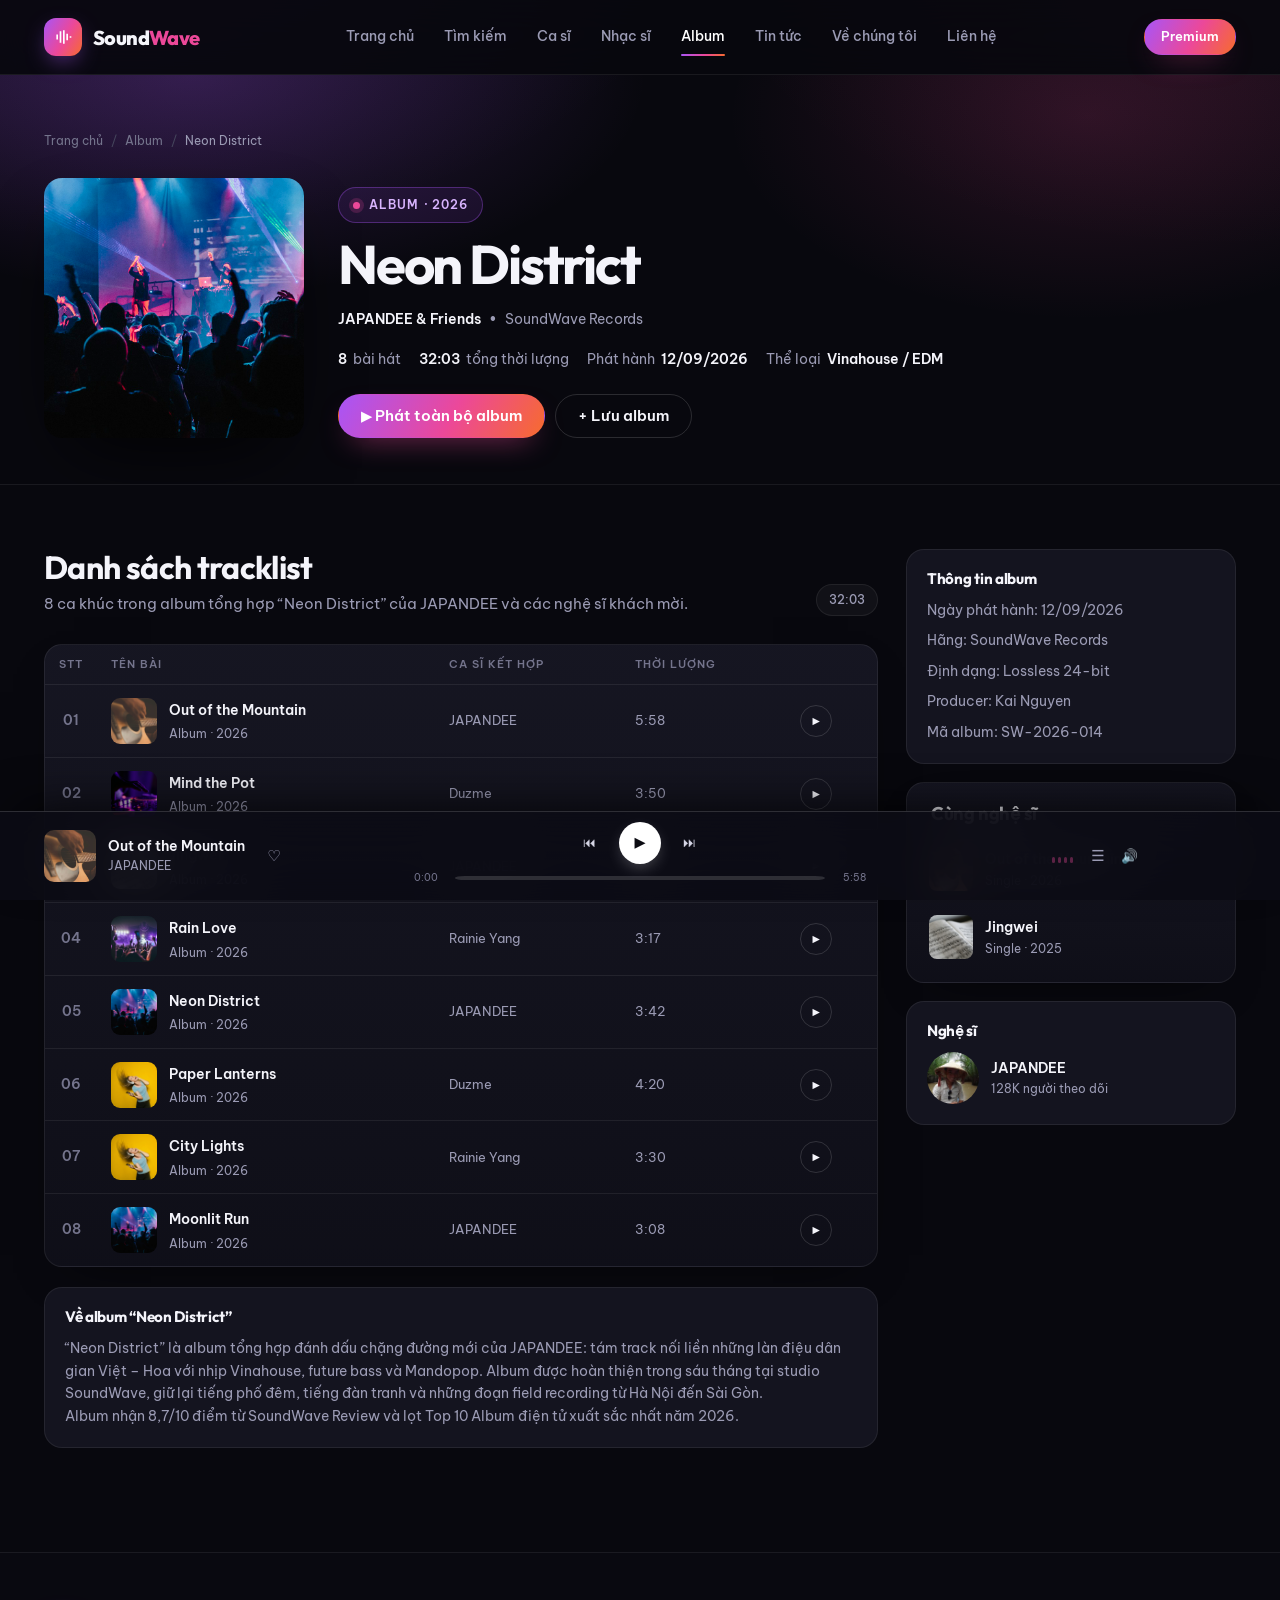
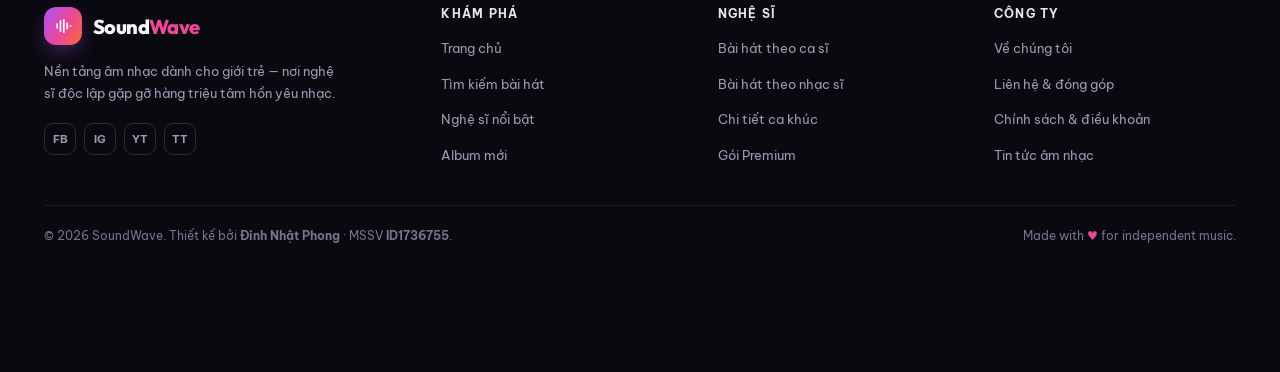
<file: album-songs.html>
<!DOCTYPE html>
<!--
  ============================================================
  SOUNDWAVE PROJECT
  File: album-songs.html
  Purpose: Neon District album: cover, release info, and 8-track list.

  Page structure:
    1. HEAD       — meta, favicon, fonts, CSS
    2. HEADER     — logo, navigation, Premium button, mobile menu
    3. MAIN       — page-specific content
    4. FOOTER     — links, social media, copyright
    5. PLAYER     — fixed music player at the bottom
    6. SCRIPT     — js/main.js handles interactions

  Note: This file is generated automatically from tools/build.mjs.
  For permanent changes, edit tools/build.mjs and run:
      node tools/build.mjs
  ============================================================
-->
<html lang="vi">
<head>
  <!-- ===== 1. META / SEO / PAGE TITLE ===== -->
  <meta charset="UTF-8">
  <meta name="viewport" content="width=device-width, initial-scale=1.0">
  <meta name="description" content="Album Neon District (2026) của JAPANDEE & Friends: 8 ca khúc, tổng thời lượng 32:03, tracklist đầy đủ và thông tin phát hành.">
  <meta name="author" content="Đinh Nhật Phong — ID1736755">
  <meta name="theme-color" content="#08080e">
  <meta property="og:title" content="Neon District — Album của JAPANDEE | SoundWave">
  <meta property="og:description" content="Album Neon District (2026) của JAPANDEE & Friends: 8 ca khúc, tổng thời lượng 32:03, tracklist đầy đủ và thông tin phát hành.">
  <meta property="og:type" content="website">
  <title>Neon District — Album của JAPANDEE | SoundWave</title>

  <!-- ===== 2. FAVICON, GOOGLE FONTS, CSS ===== -->
  <link rel="icon" type="image/svg+xml" href="data:image/svg+xml,%3Csvg xmlns='http://www.w3.org/2000/svg' viewBox='0 0 24 24'%3E%3Crect width='24' height='24' rx='6' fill='%23a855f7'/%3E%3Cpath d='M5 9h2v6H5zm4-4h2v14H9zm4-1h2v16h-2zm4 4h2v8h-2zm4 3h2v2h-2z' fill='white'/%3E%3C/svg%3E">
  <link rel="preconnect" href="https://fonts.googleapis.com">
  <link rel="preconnect" href="https://fonts.gstatic.com" crossorigin>
  <link href="https://fonts.googleapis.com/css2?family=Be+Vietnam+Pro:wght@400;500;600;700&family=Outfit:wght@600;700;800&display=swap" rel="stylesheet">
  <link rel="stylesheet" href="css/style.css?v=20261103">
</head>
<body>
  <!-- ===== SKIP LINK: lets keyboard users jump straight to the content ===== -->
  <a class="skip-link" href="#main">Bỏ qua tới nội dung chính</a>

  <!-- ============================================================
       HEADER / NAVBAR
       - SoundWave logo (click to return home)
       - Main menu: Home, Search, Artists, Composers, Albums, News, About, Contact
       - Premium button + mobile hamburger menu
       ============================================================ -->
  <header class="site-header">
    <div class="container nav">
      <!-- Brand logo -->
      <a class="brand" href="index.html" aria-label="SoundWave — Trang chủ">
        <span class="brand-mark"><svg viewBox="0 0 24 24" aria-hidden="true"><path d="M4 9h2v6H4V9zm4-4h2v14H8V5zm4-1h2v16h-2V4zm4 4h2v8h-2V8zm4 3h2v2h-2v-2z"/></svg></span>
        <span>Sound<em>Wave</em></span>
      </a>

      <!-- Main navigation menu -->
      <nav aria-label="Điều hướng chính">
        <ul class="nav-links" id="navLinks">
          <li><a href="index.html">Trang chủ</a></li>
          <li><a href="search.html">Tìm kiếm</a></li>
          <li><a href="artist-songs.html">Ca sĩ</a></li>
          <li><a href="composer-songs.html">Nhạc sĩ</a></li>
          <li><a href="album-songs.html" class="active" aria-current="page">Album</a></li>
          <li><a href="detail.html">Tin tức</a></li>
          <li><a href="about.html">Về chúng tôi</a></li>
          <li><a href="contact.html">Liên hệ</a></li>
        </ul>
      </nav>

      <!-- Premium button and mobile menu toggle -->
      <div class="nav-actions">
        <a class="btn btn-primary btn-sm" href="premium.html">Premium</a>
        <button class="nav-toggle" type="button" aria-label="Mở menu" aria-controls="navLinks" aria-expanded="false">
          <span></span><span></span><span></span>
        </button>
      </div>
    </div>
  </header>

  <!-- ============================================================
       MAIN: page-specific content for album-songs.html
       ============================================================ -->
  <main id="main">
<!-- ===== ALBUM HEADER: large cover, title, artist, release date, total duration ===== -->
    <section class="profile-hero" aria-labelledby="albumTitle">
      <div class="container">
        <nav aria-label="Breadcrumb">
          <ol class="breadcrumb">
            <li><a href="index.html">Trang chủ</a></li>
            <li><a href="album-songs.html">Album</a></li>
            <li><span aria-current="page">Neon District</span></li>
          </ol>
        </nav>
        <div class="album-head" style="margin-top:26px">
          <img class="album-cover" src="images/cover-5.jpg" alt="Ảnh bìa album Neon District" width="260" height="260">
          <div class="album-info">
            <span class="eyebrow"><span class="dot"></span>Album · 2026</span>
            <h1 id="albumTitle">Neon District</h1>
            <p class="song-byline" style="margin-bottom:16px">
              <a href="artist-songs.html">JAPANDEE &amp; Friends</a>
              <span aria-hidden="true">•</span>
              <span>SoundWave Records</span>
            </p>
            <ul class="album-meta">
              <li><strong>8</strong> bài hát</li>
              <li><strong>32:03</strong> tổng thời lượng</li>
              <li>Phát hành <strong>12/09/2026</strong></li>
              <li>Thể loại <strong>Vinahouse / EDM</strong></li>
            </ul>
            <div class="profile-actions">
              <button class="btn btn-primary" type="button" data-play data-title="Out of the Mountain" data-artist="JAPANDEE" data-cover="images/cover-5.jpg" data-duration="358">▶ Phát toàn bộ album</button>
              <button class="btn btn-ghost follow-btn" type="button" aria-pressed="false">+ Lưu album</button>
            </div>
          </div>
        </div>
      </div>
    </section>

    <!-- ===== TRACKLIST + ALBUM INFO ===== -->
    <section class="section" aria-labelledby="tracklistTitle">
      <div class="container content-grid">
        <div>
          <div class="section-head">
            <div>
              <h2 id="tracklistTitle">Danh sách tracklist</h2>
              <p>8 ca khúc trong album tổng hợp “Neon District” của JAPANDEE và các nghệ sĩ khách mời.</p>
            </div>
            <span class="chip">32:03</span>
          </div>

          <div class="panel">
            <table class="track-table">
              <thead>
                <tr>
                  <th scope="col">STT</th>
                  <th scope="col">Tên bài</th>
                  <th scope="col" class="hide-sm">Ca sĩ kết hợp</th>
                  <th scope="col">Thời lượng</th>
                  <th scope="col"><span class="visually-hidden" hidden>Phát</span></th>
                </tr>
              </thead>
              <tbody>
                <tr>
                  <td class="num">01</td>
                  <td>
                    <div class="track-title-cell">
                      <img class="thumb" src="images/cover-1.jpg" alt="Ảnh bìa Out of the Mountain" width="46" height="46" loading="lazy">
                      <div>
                        <strong><a href="song-detail.html">Out of the Mountain</a></strong>
                        <span>Album · 2026</span>
                      </div>
                    </div>
                  </td>
                  <td class="views hide-sm">JAPANDEE</td>
                  <td class="duration">5:58</td>
                  <td><button class="mini-play" type="button" data-play data-title="Out of the Mountain" data-artist="JAPANDEE" data-cover="images/cover-1.jpg" data-duration="358" aria-label="Phát Out of the Mountain">▶</button></td>
                </tr>
                <tr>
                  <td class="num">02</td>
                  <td>
                    <div class="track-title-cell">
                      <img class="thumb" src="images/cover-2.jpg" alt="Ảnh bìa Mind the Pot" width="46" height="46" loading="lazy">
                      <div>
                        <strong><a href="song-detail.html">Mind the Pot</a></strong>
                        <span>Album · 2026</span>
                      </div>
                    </div>
                  </td>
                  <td class="views hide-sm">Duzme</td>
                  <td class="duration">3:50</td>
                  <td><button class="mini-play" type="button" data-play data-title="Mind the Pot" data-artist="Duzme" data-cover="images/cover-2.jpg" data-duration="230" aria-label="Phát Mind the Pot">▶</button></td>
                </tr>
                <tr>
                  <td class="num">03</td>
                  <td>
                    <div class="track-title-cell">
                      <img class="thumb" src="images/cover-6.jpg" alt="Ảnh bìa Jingwei" width="46" height="46" loading="lazy">
                      <div>
                        <strong><a href="song-detail.html">Jingwei</a></strong>
                        <span>Album · 2026</span>
                      </div>
                    </div>
                  </td>
                  <td class="views hide-sm">JAPANDEE</td>
                  <td class="duration">4:18</td>
                  <td><button class="mini-play" type="button" data-play data-title="Jingwei" data-artist="JAPANDEE" data-cover="images/cover-6.jpg" data-duration="258" aria-label="Phát Jingwei">▶</button></td>
                </tr>
                <tr>
                  <td class="num">04</td>
                  <td>
                    <div class="track-title-cell">
                      <img class="thumb" src="images/cover-3.jpg" alt="Ảnh bìa Rain Love" width="46" height="46" loading="lazy">
                      <div>
                        <strong><a href="song-detail.html">Rain Love</a></strong>
                        <span>Album · 2026</span>
                      </div>
                    </div>
                  </td>
                  <td class="views hide-sm">Rainie Yang</td>
                  <td class="duration">3:17</td>
                  <td><button class="mini-play" type="button" data-play data-title="Rain Love" data-artist="Rainie Yang" data-cover="images/cover-3.jpg" data-duration="197" aria-label="Phát Rain Love">▶</button></td>
                </tr>
                <tr>
                  <td class="num">05</td>
                  <td>
                    <div class="track-title-cell">
                      <img class="thumb" src="images/cover-5.jpg" alt="Ảnh bìa Neon District" width="46" height="46" loading="lazy">
                      <div>
                        <strong><a href="song-detail.html">Neon District</a></strong>
                        <span>Album · 2026</span>
                      </div>
                    </div>
                  </td>
                  <td class="views hide-sm">JAPANDEE</td>
                  <td class="duration">3:42</td>
                  <td><button class="mini-play" type="button" data-play data-title="Neon District" data-artist="JAPANDEE" data-cover="images/cover-5.jpg" data-duration="222" aria-label="Phát Neon District">▶</button></td>
                </tr>
                <tr>
                  <td class="num">06</td>
                  <td>
                    <div class="track-title-cell">
                      <img class="thumb" src="images/cover-7.jpg" alt="Ảnh bìa Paper Lanterns" width="46" height="46" loading="lazy">
                      <div>
                        <strong><a href="song-detail.html">Paper Lanterns</a></strong>
                        <span>Album · 2026</span>
                      </div>
                    </div>
                  </td>
                  <td class="views hide-sm">Duzme</td>
                  <td class="duration">4:20</td>
                  <td><button class="mini-play" type="button" data-play data-title="Paper Lanterns" data-artist="Duzme" data-cover="images/cover-7.jpg" data-duration="260" aria-label="Phát Paper Lanterns">▶</button></td>
                </tr>
                <tr>
                  <td class="num">07</td>
                  <td>
                    <div class="track-title-cell">
                      <img class="thumb" src="images/cover-7.jpg" alt="Ảnh bìa City Lights" width="46" height="46" loading="lazy">
                      <div>
                        <strong><a href="song-detail.html">City Lights</a></strong>
                        <span>Album · 2026</span>
                      </div>
                    </div>
                  </td>
                  <td class="views hide-sm">Rainie Yang</td>
                  <td class="duration">3:30</td>
                  <td><button class="mini-play" type="button" data-play data-title="City Lights" data-artist="Rainie Yang" data-cover="images/cover-7.jpg" data-duration="210" aria-label="Phát City Lights">▶</button></td>
                </tr>
                <tr>
                  <td class="num">08</td>
                  <td>
                    <div class="track-title-cell">
                      <img class="thumb" src="images/cover-5.jpg" alt="Ảnh bìa Moonlit Run" width="46" height="46" loading="lazy">
                      <div>
                        <strong><a href="song-detail.html">Moonlit Run</a></strong>
                        <span>Album · 2026</span>
                      </div>
                    </div>
                  </td>
                  <td class="views hide-sm">JAPANDEE</td>
                  <td class="duration">3:08</td>
                  <td><button class="mini-play" type="button" data-play data-title="Moonlit Run" data-artist="JAPANDEE" data-cover="images/cover-5.jpg" data-duration="188" aria-label="Phát Moonlit Run">▶</button></td>
                </tr>
              </tbody>
            </table>
          </div>

          <!-- Album description -->
          <section class="sidebar-card" style="margin-top:20px" aria-labelledby="aboutAlbumTitle">
            <h3 id="aboutAlbumTitle">Về album “Neon District”</h3>
            <p>“Neon District” là album tổng hợp đánh dấu chặng đường mới của JAPANDEE: tám track nối liền những làn điệu dân gian Việt – Hoa với nhịp Vinahouse, future bass và Mandopop. Album được hoàn thiện trong sáu tháng tại studio SoundWave, giữ lại tiếng phố đêm, tiếng đàn tranh và những đoạn field recording từ Hà Nội đến Sài Gòn.</p>
            <p style="margin-bottom:0">Album nhận 8,7/10 điểm từ SoundWave Review và lọt Top 10 Album điện tử xuất sắc nhất năm 2026.</p>
          </section>
        </div>

        <!-- Sidebar: release info, related singles, artist profile -->
        <aside class="sidebar" aria-label="Thông tin album">
          <section class="sidebar-card">
            <h3>Thông tin album</h3>
            <p style="display:grid;gap:8px">
              <span>Ngày phát hành: 12/09/2026</span>
              <span>Hãng: SoundWave Records</span>
              <span>Định dạng: Lossless 24-bit</span>
              <span>Producer: Kai Nguyen</span>
              <span>Mã album: SW-2026-014</span>
            </p>
          </section>

          <section class="panel">
            <div class="panel-head">
              <div><h3>Cùng nghệ sĩ</h3></div>
            </div>
            <ul class="list-stack">
              <li><a class="list-item" href="song-detail.html">
                <img src="images/cover-1.jpg" alt="Ảnh bìa Out of the Mountain" width="44" height="44" loading="lazy">
                <span class="li-text"><strong>Out of the Mountain</strong><span>Single · 2026</span></span>
              </a></li>
              <li><a class="list-item" href="song-detail.html">
                <img src="images/cover-6.jpg" alt="Ảnh bìa Jingwei" width="44" height="44" loading="lazy">
                <span class="li-text"><strong>Jingwei</strong><span>Single · 2025</span></span>
              </a></li>
            </ul>
          </section>

          <section class="sidebar-card">
            <h3>Nghệ sĩ</h3>
            <a class="list-item" href="artist-songs.html" style="padding:0">
              <img src="images/artist-1.jpg" alt="Chân dung JAPANDEE" width="52" height="52" style="width:52px;height:52px;border-radius:50%" loading="lazy">
              <span class="li-text"><strong>JAPANDEE</strong><span>128K người theo dõi</span></span>
            </a>
          </section>
        </aside>
      </div>
    </section>
  </main>

  <!-- ============================================================
       SHARED FOOTER
       - Brand column + social media
       - Link columns: Discover, Artists, Company
       - Copyright line + year updated by JS
       ============================================================ -->
  <footer class="site-footer">
    <div class="container">
      <div class="footer-grid">
        <!-- Column 1: logo, description, socials -->
        <div class="footer-brand">
          <a class="brand" href="index.html">
            <span class="brand-mark"><svg viewBox="0 0 24 24" aria-hidden="true"><path d="M4 9h2v6H4V9zm4-4h2v14H8V5zm4-1h2v16h-2V4zm4 4h2v8h-2V8zm4 3h2v2h-2v-2z"/></svg></span>
            <span>Sound<em>Wave</em></span>
          </a>
          <p>Nền tảng âm nhạc dành cho giới trẻ — nơi nghệ sĩ độc lập gặp gỡ hàng triệu tâm hồn yêu nhạc.</p>
          <div class="socials">
            <a href="https://www.facebook.com/" target="_blank" rel="noopener" aria-label="FB — SoundWave trên Facebook">FB</a>
            <a href="https://www.instagram.com/" target="_blank" rel="noopener" aria-label="IG — SoundWave trên Instagram">IG</a>
            <a href="https://www.youtube.com/" target="_blank" rel="noopener" aria-label="YT — SoundWave trên YouTube">YT</a>
            <a href="https://www.tiktok.com/" target="_blank" rel="noopener" aria-label="TT — SoundWave trên TikTok">TT</a>
          </div>
        </div>

        <!-- Column 2: discover -->
        <div class="footer-col">
          <h3>Khám phá</h3>
          <ul>
            <li><a href="index.html">Trang chủ</a></li>
            <li><a href="search.html">Tìm kiếm bài hát</a></li>
            <li><a href="artist-songs.html">Nghệ sĩ nổi bật</a></li>
            <li><a href="album-songs.html">Album mới</a></li>
          </ul>
        </div>

        <!-- Column 3: artists -->
        <div class="footer-col">
          <h3>Nghệ sĩ</h3>
          <ul>
            <li><a href="artist-songs.html">Bài hát theo ca sĩ</a></li>
            <li><a href="composer-songs.html">Bài hát theo nhạc sĩ</a></li>
            <li><a href="song-detail.html">Chi tiết ca khúc</a></li>
            <li><a href="premium.html">Gói Premium</a></li>
          </ul>
        </div>

        <!-- Column 4: company -->
        <div class="footer-col">
          <h3>Công ty</h3>
          <ul>
            <li><a href="about.html">Về chúng tôi</a></li>
            <li><a href="contact.html">Liên hệ &amp; đóng góp</a></li>
            <li><a href="policy-terms.html">Chính sách &amp; điều khoản</a></li>
            <li><a href="detail.html">Tin tức âm nhạc</a></li>
          </ul>
        </div>
      </div>

      <!-- Bottom line: copyright, author, student ID -->
      <div class="footer-bottom">
        <span>© <span data-current-year>2026</span> SoundWave. Thiết kế bởi <strong>Đinh Nhật Phong</strong> · MSSV <strong>ID1736755</strong>.</span>
        <span>Made with <span class="heart">♥</span> for independent music.</span>
      </div>
    </div>
  </footer>

  <!-- ============================================================
       FIXED MUSIC PLAYER (position: fixed)
       - Left: cover art, title, artist, like button
       - Center: previous, play/pause, next, seek bar
       - Right: equalizer, queue, volume
       - The <audio> tag is hidden by CSS but plays real audio
       ============================================================ -->
  <div class="player" id="player" aria-label="Trình phát nhạc SoundWave">
    <!-- Real audio element: JS changes src when a track is selected -->
    <audio id="audioEl" preload="metadata"></audio>
    <div class="container player-inner">
      <!-- Currently playing track info -->
      <div class="player-track">
        <img class="player-cover" src="images/cover-1.jpg" alt="Ảnh bìa Out of the Mountain" width="52" height="52">
        <div class="player-meta">
          <a class="player-title" href="song-detail.html">Out of the Mountain</a>
          <span class="player-artist">JAPANDEE</span>
        </div>
        <button class="icon-btn" id="likeBtn" type="button" aria-label="Yêu thích bài hát" aria-pressed="false">♡</button>
      </div>

      <!-- Controls and progress bar -->
      <div class="player-center">
        <div class="player-controls">
          <button class="p-btn" type="button" data-skip="-1" aria-label="Bài trước">⏮</button>
          <button class="p-play" id="playBtn" type="button" aria-label="Phát nhạc" aria-pressed="false">▶</button>
          <button class="p-btn" type="button" data-skip="1" aria-label="Bài tiếp theo">⏭</button>
        </div>
        <div class="player-progress">
          <span class="time" id="currentTime">0:00</span>
          <input class="range" id="seek" type="range" min="0" max="100" value="0" step="0.1" aria-label="Tiến trình bài hát">
          <span class="time" id="duration" title="Thời lượng bài hát">5:58</span>
        </div>
      </div>

      <!-- Volume, equalizer, queue button -->
      <div class="player-extra">
        <span class="eq" aria-hidden="true"><i></i><i></i><i></i><i></i></span>
        <button class="icon-btn" type="button" aria-label="Danh sách phát">☰</button>
        <span aria-hidden="true" style="color:var(--muted);font-size:.85rem">🔊</span>
        <input class="range volume-range" id="volume" type="range" min="0" max="100" value="80" aria-label="Âm lượng" style="--progress:80%">
      </div>
    </div>
  </div>

  <!-- ===== JAVASCRIPT: mobile menu, player, search, form, pricing... ===== -->
  <script src="js/main.js?v=20261103"></script>
</body>
</html>
</file>
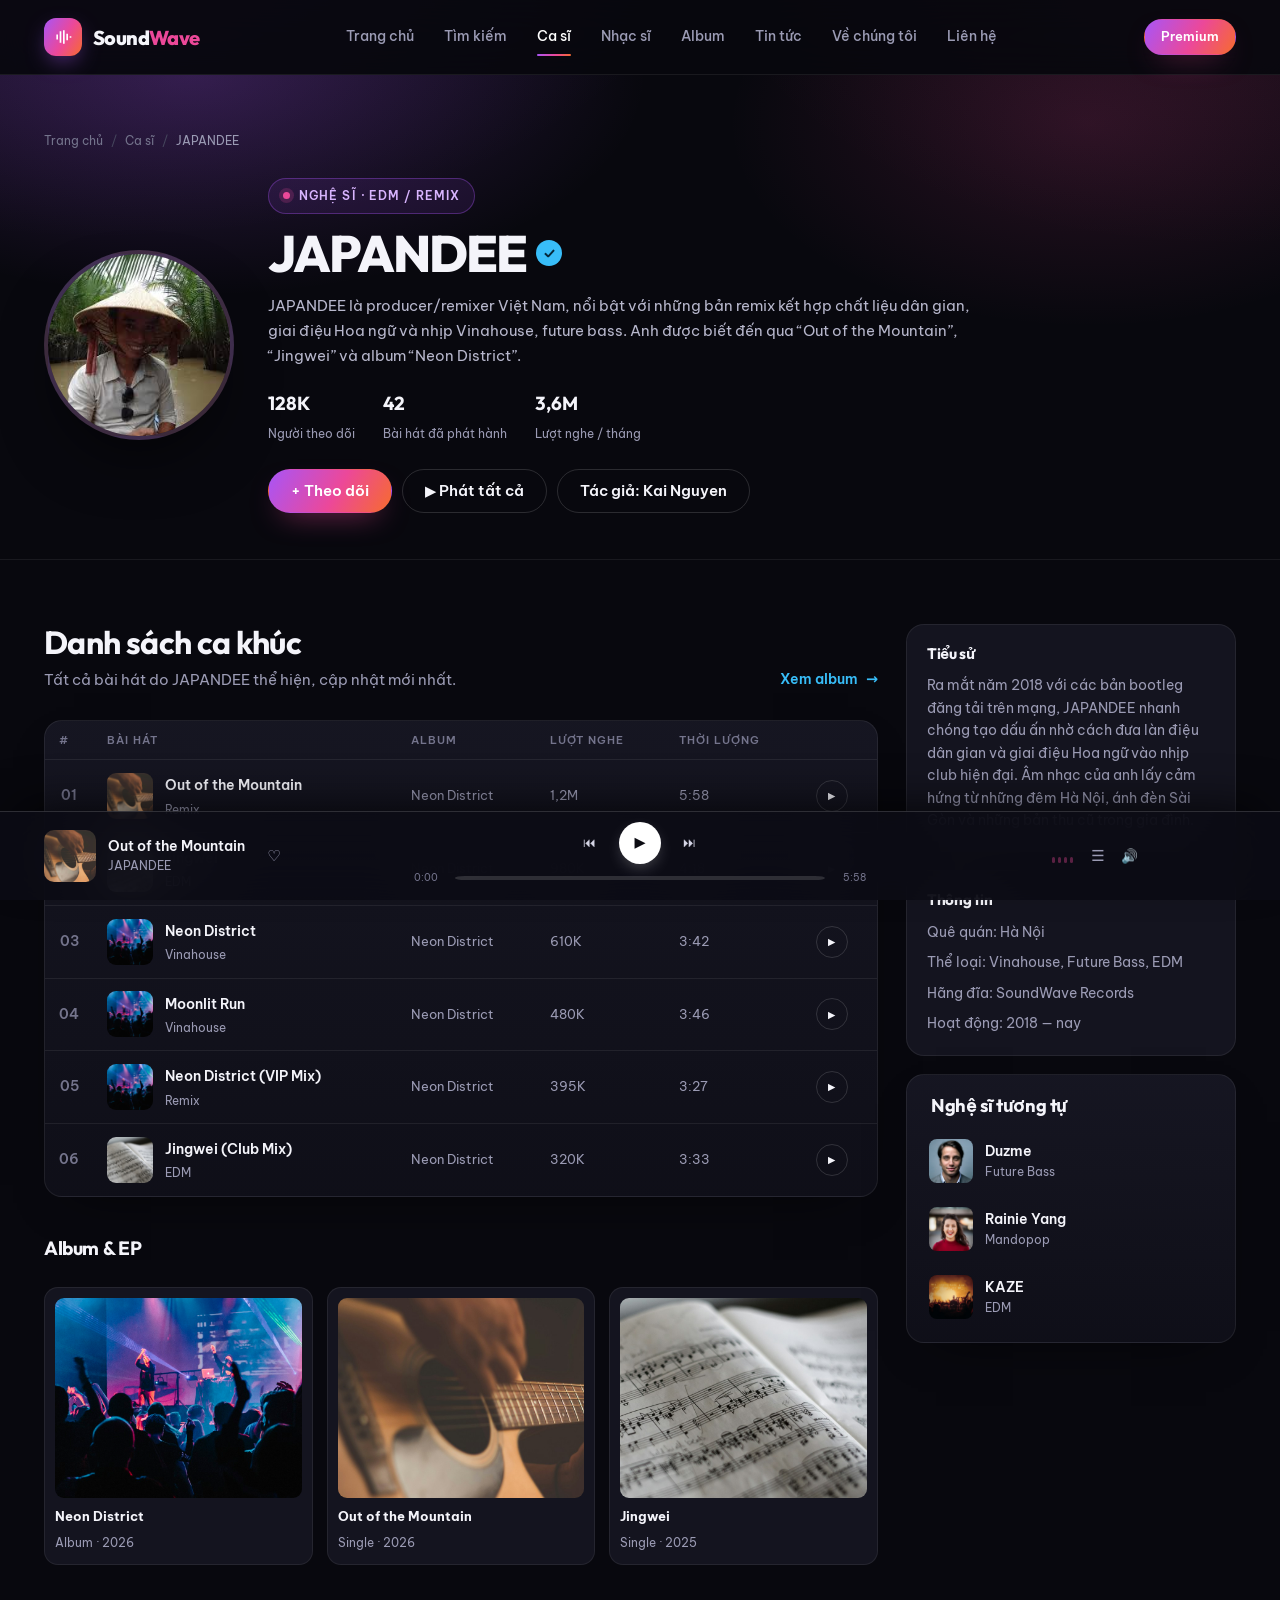
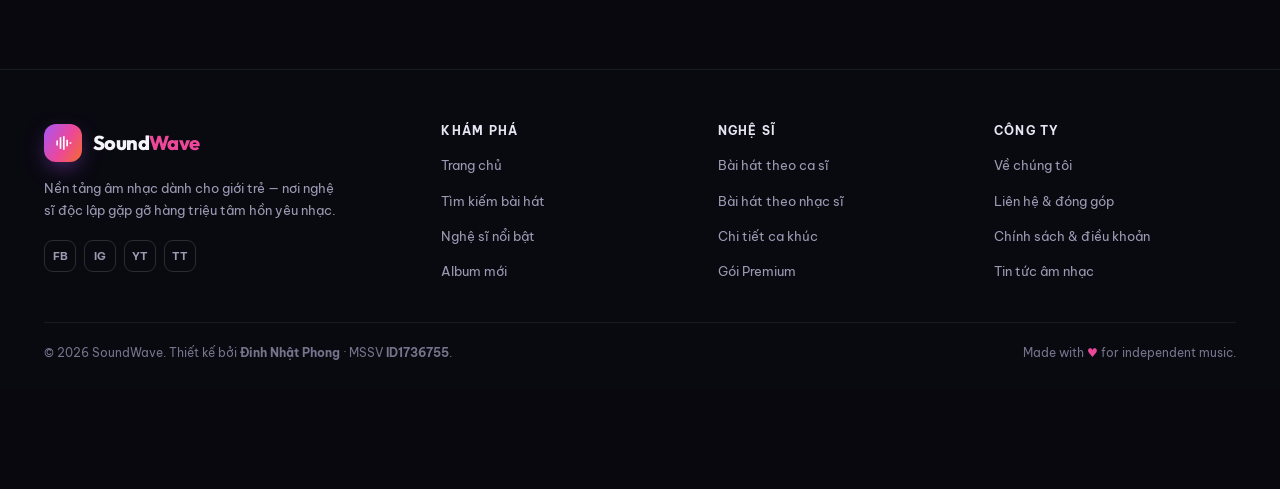
<file: artist-songs.html>
<!DOCTYPE html>
<!--
  ============================================================
  SOUNDWAVE PROJECT
  File: artist-songs.html
  Purpose: JAPANDEE artist profile: bio, stats, tracklist, and albums.

  Page structure:
    1. HEAD       — meta, favicon, fonts, CSS
    2. HEADER     — logo, navigation, Premium button, mobile menu
    3. MAIN       — page-specific content
    4. FOOTER     — links, social media, copyright
    5. PLAYER     — fixed music player at the bottom
    6. SCRIPT     — js/main.js handles interactions

  Note: This file is generated automatically from tools/build.mjs.
  For permanent changes, edit tools/build.mjs and run:
      node tools/build.mjs
  ============================================================
-->
<html lang="vi">
<head>
  <!-- ===== 1. META / SEO / PAGE TITLE ===== -->
  <meta charset="UTF-8">
  <meta name="viewport" content="width=device-width, initial-scale=1.0">
  <meta name="description" content="Hồ sơ nghệ sĩ JAPANDEE: producer/remixer Vinahouse, future bass, 128K người theo dõi và danh sách ca khúc với lượt nghe, thời lượng.">
  <meta name="author" content="Đinh Nhật Phong — ID1736755">
  <meta name="theme-color" content="#08080e">
  <meta property="og:title" content="JAPANDEE — Nghệ sĩ | SoundWave">
  <meta property="og:description" content="Hồ sơ nghệ sĩ JAPANDEE: producer/remixer Vinahouse, future bass, 128K người theo dõi và danh sách ca khúc với lượt nghe, thời lượng.">
  <meta property="og:type" content="website">
  <title>JAPANDEE — Nghệ sĩ | SoundWave</title>

  <!-- ===== 2. FAVICON, GOOGLE FONTS, CSS ===== -->
  <link rel="icon" type="image/svg+xml" href="data:image/svg+xml,%3Csvg xmlns='http://www.w3.org/2000/svg' viewBox='0 0 24 24'%3E%3Crect width='24' height='24' rx='6' fill='%23a855f7'/%3E%3Cpath d='M5 9h2v6H5zm4-4h2v14H9zm4-1h2v16h-2zm4 4h2v8h-2zm4 3h2v2h-2z' fill='white'/%3E%3C/svg%3E">
  <link rel="preconnect" href="https://fonts.googleapis.com">
  <link rel="preconnect" href="https://fonts.gstatic.com" crossorigin>
  <link href="https://fonts.googleapis.com/css2?family=Be+Vietnam+Pro:wght@400;500;600;700&family=Outfit:wght@600;700;800&display=swap" rel="stylesheet">
  <link rel="stylesheet" href="css/style.css?v=20261103">
</head>
<body>
  <!-- ===== SKIP LINK: lets keyboard users jump straight to the content ===== -->
  <a class="skip-link" href="#main">Bỏ qua tới nội dung chính</a>

  <!-- ============================================================
       HEADER / NAVBAR
       - SoundWave logo (click to return home)
       - Main menu: Home, Search, Artists, Composers, Albums, News, About, Contact
       - Premium button + mobile hamburger menu
       ============================================================ -->
  <header class="site-header">
    <div class="container nav">
      <!-- Brand logo -->
      <a class="brand" href="index.html" aria-label="SoundWave — Trang chủ">
        <span class="brand-mark"><svg viewBox="0 0 24 24" aria-hidden="true"><path d="M4 9h2v6H4V9zm4-4h2v14H8V5zm4-1h2v16h-2V4zm4 4h2v8h-2V8zm4 3h2v2h-2v-2z"/></svg></span>
        <span>Sound<em>Wave</em></span>
      </a>

      <!-- Main navigation menu -->
      <nav aria-label="Điều hướng chính">
        <ul class="nav-links" id="navLinks">
          <li><a href="index.html">Trang chủ</a></li>
          <li><a href="search.html">Tìm kiếm</a></li>
          <li><a href="artist-songs.html" class="active" aria-current="page">Ca sĩ</a></li>
          <li><a href="composer-songs.html">Nhạc sĩ</a></li>
          <li><a href="album-songs.html">Album</a></li>
          <li><a href="detail.html">Tin tức</a></li>
          <li><a href="about.html">Về chúng tôi</a></li>
          <li><a href="contact.html">Liên hệ</a></li>
        </ul>
      </nav>

      <!-- Premium button and mobile menu toggle -->
      <div class="nav-actions">
        <a class="btn btn-primary btn-sm" href="premium.html">Premium</a>
        <button class="nav-toggle" type="button" aria-label="Mở menu" aria-controls="navLinks" aria-expanded="false">
          <span></span><span></span><span></span>
        </button>
      </div>
    </div>
  </header>

  <!-- ============================================================
       MAIN: page-specific content for artist-songs.html
       ============================================================ -->
  <main id="main">
<!-- ===== ARTIST PROFILE: avatar, name, bio, followers, follow button ===== -->
    <section class="profile-hero" aria-labelledby="artistName">
      <div class="container">
        <nav aria-label="Breadcrumb">
          <ol class="breadcrumb">
            <li><a href="index.html">Trang chủ</a></li>
            <li><a href="artist-songs.html">Ca sĩ</a></li>
            <li><span aria-current="page">JAPANDEE</span></li>
          </ol>
        </nav>
        <div class="profile-inner" style="margin-top:26px">
          <img class="profile-avatar" src="images/artist-1.jpg" alt="Chân dung nghệ sĩ JAPANDEE" width="190" height="190">
          <div class="profile-info">
            <span class="eyebrow"><span class="dot"></span>Nghệ sĩ · EDM / Remix</span>
            <h1 id="artistName">JAPANDEE <span class="verified" title="Nghệ sĩ đã xác minh" aria-label="Đã xác minh">✓</span></h1>
            <p class="profile-bio">JAPANDEE là producer/remixer Việt Nam, nổi bật với những bản remix kết hợp chất liệu dân gian, giai điệu Hoa ngữ và nhịp Vinahouse, future bass. Anh được biết đến qua “Out of the Mountain”, “Jingwei” và album “Neon District”.</p>
            <div class="profile-stats">
              <div><strong>128K</strong><span>Người theo dõi</span></div>
              <div><strong>42</strong><span>Bài hát đã phát hành</span></div>
              <div><strong>3,6M</strong><span>Lượt nghe / tháng</span></div>
            </div>
            <div class="profile-actions">
              <button class="btn btn-primary follow-btn" type="button" aria-pressed="false">+ Theo dõi</button>
              <button class="btn btn-ghost" type="button" data-play data-title="Out of the Mountain" data-artist="JAPANDEE" data-cover="images/cover-1.jpg" data-duration="358">▶ Phát tất cả</button>
              <a class="btn btn-ghost" href="composer-songs.html">Tác giả: Kai Nguyen</a>
            </div>
          </div>
        </div>
      </div>
    </section>

    <!-- ===== ARTIST TRACKLIST + ALBUMS/EPs ===== -->
    <section class="section" aria-labelledby="artistSongsTitle">
      <div class="container content-grid">
        <div>
          <div class="section-head">
            <div>
              <h2 id="artistSongsTitle">Danh sách ca khúc</h2>
              <p>Tất cả bài hát do JAPANDEE thể hiện, cập nhật mới nhất.</p>
            </div>
            <a class="link-arrow" href="album-songs.html">Xem album <span aria-hidden="true">→</span></a>
          </div>

          <div class="panel">
            <table class="track-table">
              <thead>
                <tr>
                  <th scope="col">#</th>
                  <th scope="col">Bài hát</th>
                  <th scope="col" class="hide-sm">Album</th>
                  <th scope="col">Lượt nghe</th>
                  <th scope="col">Thời lượng</th>
                  <th scope="col"><span class="visually-hidden" hidden>Phát</span></th>
                </tr>
              </thead>
              <tbody>
                <tr>
                  <td class="num">01</td>
                  <td>
                    <div class="track-title-cell">
                      <img class="thumb" src="images/cover-1.jpg" alt="Ảnh bìa Out of the Mountain" width="46" height="46" loading="lazy">
                      <div>
                        <strong><a href="song-detail.html">Out of the Mountain</a></strong>
                        <span>Remix</span>
                      </div>
                    </div>
                  </td>
                  <td class="views hide-sm"><a href="album-songs.html">Neon District</a></td>
                  <td class="views">1,2M</td>
                  <td class="duration">5:58</td>
                  <td><button class="mini-play" type="button" data-play data-title="Out of the Mountain" data-artist="JAPANDEE" data-cover="images/cover-1.jpg" data-duration="358" aria-label="Phát Out of the Mountain">▶</button></td>
                </tr>
                <tr>
                  <td class="num">02</td>
                  <td>
                    <div class="track-title-cell">
                      <img class="thumb" src="images/cover-6.jpg" alt="Ảnh bìa Jingwei" width="46" height="46" loading="lazy">
                      <div>
                        <strong><a href="song-detail.html">Jingwei</a></strong>
                        <span>EDM</span>
                      </div>
                    </div>
                  </td>
                  <td class="views hide-sm"><a href="album-songs.html">Neon District</a></td>
                  <td class="views">980K</td>
                  <td class="duration">4:18</td>
                  <td><button class="mini-play" type="button" data-play data-title="Jingwei" data-artist="JAPANDEE" data-cover="images/cover-6.jpg" data-duration="258" aria-label="Phát Jingwei">▶</button></td>
                </tr>
                <tr>
                  <td class="num">03</td>
                  <td>
                    <div class="track-title-cell">
                      <img class="thumb" src="images/cover-5.jpg" alt="Ảnh bìa Neon District" width="46" height="46" loading="lazy">
                      <div>
                        <strong><a href="song-detail.html">Neon District</a></strong>
                        <span>Vinahouse</span>
                      </div>
                    </div>
                  </td>
                  <td class="views hide-sm"><a href="album-songs.html">Neon District</a></td>
                  <td class="views">610K</td>
                  <td class="duration">3:42</td>
                  <td><button class="mini-play" type="button" data-play data-title="Neon District" data-artist="JAPANDEE" data-cover="images/cover-5.jpg" data-duration="222" aria-label="Phát Neon District">▶</button></td>
                </tr>
                <tr>
                  <td class="num">04</td>
                  <td>
                    <div class="track-title-cell">
                      <img class="thumb" src="images/cover-5.jpg" alt="Ảnh bìa Moonlit Run" width="46" height="46" loading="lazy">
                      <div>
                        <strong><a href="song-detail.html">Moonlit Run</a></strong>
                        <span>Vinahouse</span>
                      </div>
                    </div>
                  </td>
                  <td class="views hide-sm"><a href="album-songs.html">Neon District</a></td>
                  <td class="views">480K</td>
                  <td class="duration">3:46</td>
                  <td><button class="mini-play" type="button" data-play data-title="Moonlit Run" data-artist="JAPANDEE" data-cover="images/cover-5.jpg" data-duration="226" aria-label="Phát Moonlit Run">▶</button></td>
                </tr>
                <tr>
                  <td class="num">05</td>
                  <td>
                    <div class="track-title-cell">
                      <img class="thumb" src="images/cover-5.jpg" alt="Ảnh bìa Neon District (VIP Mix)" width="46" height="46" loading="lazy">
                      <div>
                        <strong><a href="song-detail.html">Neon District (VIP Mix)</a></strong>
                        <span>Remix</span>
                      </div>
                    </div>
                  </td>
                  <td class="views hide-sm"><a href="album-songs.html">Neon District</a></td>
                  <td class="views">395K</td>
                  <td class="duration">3:27</td>
                  <td><button class="mini-play" type="button" data-play data-title="Neon District (VIP Mix)" data-artist="JAPANDEE" data-cover="images/cover-5.jpg" data-duration="207" aria-label="Phát Neon District (VIP Mix)">▶</button></td>
                </tr>
                <tr>
                  <td class="num">06</td>
                  <td>
                    <div class="track-title-cell">
                      <img class="thumb" src="images/cover-6.jpg" alt="Ảnh bìa Jingwei (Club Mix)" width="46" height="46" loading="lazy">
                      <div>
                        <strong><a href="song-detail.html">Jingwei (Club Mix)</a></strong>
                        <span>EDM</span>
                      </div>
                    </div>
                  </td>
                  <td class="views hide-sm"><a href="album-songs.html">Neon District</a></td>
                  <td class="views">320K</td>
                  <td class="duration">3:33</td>
                  <td><button class="mini-play" type="button" data-play data-title="Jingwei (Club Mix)" data-artist="JAPANDEE" data-cover="images/cover-6.jpg" data-duration="213" aria-label="Phát Jingwei (Club Mix)">▶</button></td>
                </tr>
              </tbody>
            </table>
          </div>

          <!-- Artist albums & EPs -->
          <section class="section section-tight" aria-labelledby="discoTitle" style="padding-bottom:0">
            <div class="section-head">
              <h2 id="discoTitle" style="font-size:1.2rem">Album &amp; EP</h2>
            </div>
            <div class="discography">
              <a class="mini-album" href="album-songs.html">
                <img src="images/cover-5.jpg" alt="Ảnh bìa album Neon District" width="200" height="200" loading="lazy">
                <strong>Neon District</strong>
                <small>Album · 2026</small>
              </a>
              <a class="mini-album" href="album-songs.html">
                <img src="images/cover-1.jpg" alt="Ảnh bìa single Out of the Mountain" width="200" height="200" loading="lazy">
                <strong>Out of the Mountain</strong>
                <small>Single · 2026</small>
              </a>
              <a class="mini-album" href="album-songs.html">
                <img src="images/cover-6.jpg" alt="Ảnh bìa single Jingwei" width="200" height="200" loading="lazy">
                <strong>Jingwei</strong>
                <small>Single · 2025</small>
              </a>
            </div>
          </section>
        </div>

        <!-- Sidebar: biography, info, similar artists -->
        <aside class="sidebar" aria-label="Thông tin nghệ sĩ">
          <section class="sidebar-card">
            <h3>Tiểu sử</h3>
            <p>Ra mắt năm 2018 với các bản bootleg đăng tải trên mạng, JAPANDEE nhanh chóng tạo dấu ấn nhờ cách đưa làn điệu dân gian và giai điệu Hoa ngữ vào nhịp club hiện đại. Âm nhạc của anh lấy cảm hứng từ những đêm Hà Nội, ánh đèn Sài Gòn và những bản thu cũ trong gia đình.</p>
          </section>

          <section class="sidebar-card">
            <h3>Thông tin</h3>
            <p style="display:grid;gap:8px">
              <span>Quê quán: Hà Nội</span>
              <span>Thể loại: Vinahouse, Future Bass, EDM</span>
              <span>Hãng đĩa: SoundWave Records</span>
              <span>Hoạt động: 2018 — nay</span>
            </p>
          </section>

          <section class="panel">
            <div class="panel-head">
              <div><h3>Nghệ sĩ tương tự</h3></div>
            </div>
            <ul class="list-stack">
              <li><a class="list-item" href="artist-songs.html">
                <img src="images/artist-4.jpg" alt="Chân dung Duzme" width="44" height="44" loading="lazy">
                <span class="li-text"><strong>Duzme</strong><span>Future Bass</span></span>
              </a></li>
              <li><a class="list-item" href="artist-songs.html">
                <img src="images/artist-2.jpg" alt="Chân dung Rainie Yang" width="44" height="44" loading="lazy">
                <span class="li-text"><strong>Rainie Yang</strong><span>Mandopop</span></span>
              </a></li>
              <li><a class="list-item" href="artist-songs.html">
                <img src="images/artist-3.jpg" alt="Chân dung KAZE" width="44" height="44" loading="lazy">
                <span class="li-text"><strong>KAZE</strong><span>EDM</span></span>
              </a></li>
            </ul>
          </section>
        </aside>
      </div>
    </section>
  </main>

  <!-- ============================================================
       SHARED FOOTER
       - Brand column + social media
       - Link columns: Discover, Artists, Company
       - Copyright line + year updated by JS
       ============================================================ -->
  <footer class="site-footer">
    <div class="container">
      <div class="footer-grid">
        <!-- Column 1: logo, description, socials -->
        <div class="footer-brand">
          <a class="brand" href="index.html">
            <span class="brand-mark"><svg viewBox="0 0 24 24" aria-hidden="true"><path d="M4 9h2v6H4V9zm4-4h2v14H8V5zm4-1h2v16h-2V4zm4 4h2v8h-2V8zm4 3h2v2h-2v-2z"/></svg></span>
            <span>Sound<em>Wave</em></span>
          </a>
          <p>Nền tảng âm nhạc dành cho giới trẻ — nơi nghệ sĩ độc lập gặp gỡ hàng triệu tâm hồn yêu nhạc.</p>
          <div class="socials">
            <a href="https://www.facebook.com/" target="_blank" rel="noopener" aria-label="FB — SoundWave trên Facebook">FB</a>
            <a href="https://www.instagram.com/" target="_blank" rel="noopener" aria-label="IG — SoundWave trên Instagram">IG</a>
            <a href="https://www.youtube.com/" target="_blank" rel="noopener" aria-label="YT — SoundWave trên YouTube">YT</a>
            <a href="https://www.tiktok.com/" target="_blank" rel="noopener" aria-label="TT — SoundWave trên TikTok">TT</a>
          </div>
        </div>

        <!-- Column 2: discover -->
        <div class="footer-col">
          <h3>Khám phá</h3>
          <ul>
            <li><a href="index.html">Trang chủ</a></li>
            <li><a href="search.html">Tìm kiếm bài hát</a></li>
            <li><a href="artist-songs.html">Nghệ sĩ nổi bật</a></li>
            <li><a href="album-songs.html">Album mới</a></li>
          </ul>
        </div>

        <!-- Column 3: artists -->
        <div class="footer-col">
          <h3>Nghệ sĩ</h3>
          <ul>
            <li><a href="artist-songs.html">Bài hát theo ca sĩ</a></li>
            <li><a href="composer-songs.html">Bài hát theo nhạc sĩ</a></li>
            <li><a href="song-detail.html">Chi tiết ca khúc</a></li>
            <li><a href="premium.html">Gói Premium</a></li>
          </ul>
        </div>

        <!-- Column 4: company -->
        <div class="footer-col">
          <h3>Công ty</h3>
          <ul>
            <li><a href="about.html">Về chúng tôi</a></li>
            <li><a href="contact.html">Liên hệ &amp; đóng góp</a></li>
            <li><a href="policy-terms.html">Chính sách &amp; điều khoản</a></li>
            <li><a href="detail.html">Tin tức âm nhạc</a></li>
          </ul>
        </div>
      </div>

      <!-- Bottom line: copyright, author, student ID -->
      <div class="footer-bottom">
        <span>© <span data-current-year>2026</span> SoundWave. Thiết kế bởi <strong>Đinh Nhật Phong</strong> · MSSV <strong>ID1736755</strong>.</span>
        <span>Made with <span class="heart">♥</span> for independent music.</span>
      </div>
    </div>
  </footer>

  <!-- ============================================================
       FIXED MUSIC PLAYER (position: fixed)
       - Left: cover art, title, artist, like button
       - Center: previous, play/pause, next, seek bar
       - Right: equalizer, queue, volume
       - The <audio> tag is hidden by CSS but plays real audio
       ============================================================ -->
  <div class="player" id="player" aria-label="Trình phát nhạc SoundWave">
    <!-- Real audio element: JS changes src when a track is selected -->
    <audio id="audioEl" preload="metadata"></audio>
    <div class="container player-inner">
      <!-- Currently playing track info -->
      <div class="player-track">
        <img class="player-cover" src="images/cover-1.jpg" alt="Ảnh bìa Out of the Mountain" width="52" height="52">
        <div class="player-meta">
          <a class="player-title" href="song-detail.html">Out of the Mountain</a>
          <span class="player-artist">JAPANDEE</span>
        </div>
        <button class="icon-btn" id="likeBtn" type="button" aria-label="Yêu thích bài hát" aria-pressed="false">♡</button>
      </div>

      <!-- Controls and progress bar -->
      <div class="player-center">
        <div class="player-controls">
          <button class="p-btn" type="button" data-skip="-1" aria-label="Bài trước">⏮</button>
          <button class="p-play" id="playBtn" type="button" aria-label="Phát nhạc" aria-pressed="false">▶</button>
          <button class="p-btn" type="button" data-skip="1" aria-label="Bài tiếp theo">⏭</button>
        </div>
        <div class="player-progress">
          <span class="time" id="currentTime">0:00</span>
          <input class="range" id="seek" type="range" min="0" max="100" value="0" step="0.1" aria-label="Tiến trình bài hát">
          <span class="time" id="duration" title="Thời lượng bài hát">5:58</span>
        </div>
      </div>

      <!-- Volume, equalizer, queue button -->
      <div class="player-extra">
        <span class="eq" aria-hidden="true"><i></i><i></i><i></i><i></i></span>
        <button class="icon-btn" type="button" aria-label="Danh sách phát">☰</button>
        <span aria-hidden="true" style="color:var(--muted);font-size:.85rem">🔊</span>
        <input class="range volume-range" id="volume" type="range" min="0" max="100" value="80" aria-label="Âm lượng" style="--progress:80%">
      </div>
    </div>
  </div>

  <!-- ===== JAVASCRIPT: mobile menu, player, search, form, pricing... ===== -->
  <script src="js/main.js?v=20261103"></script>
</body>
</html>
</file>
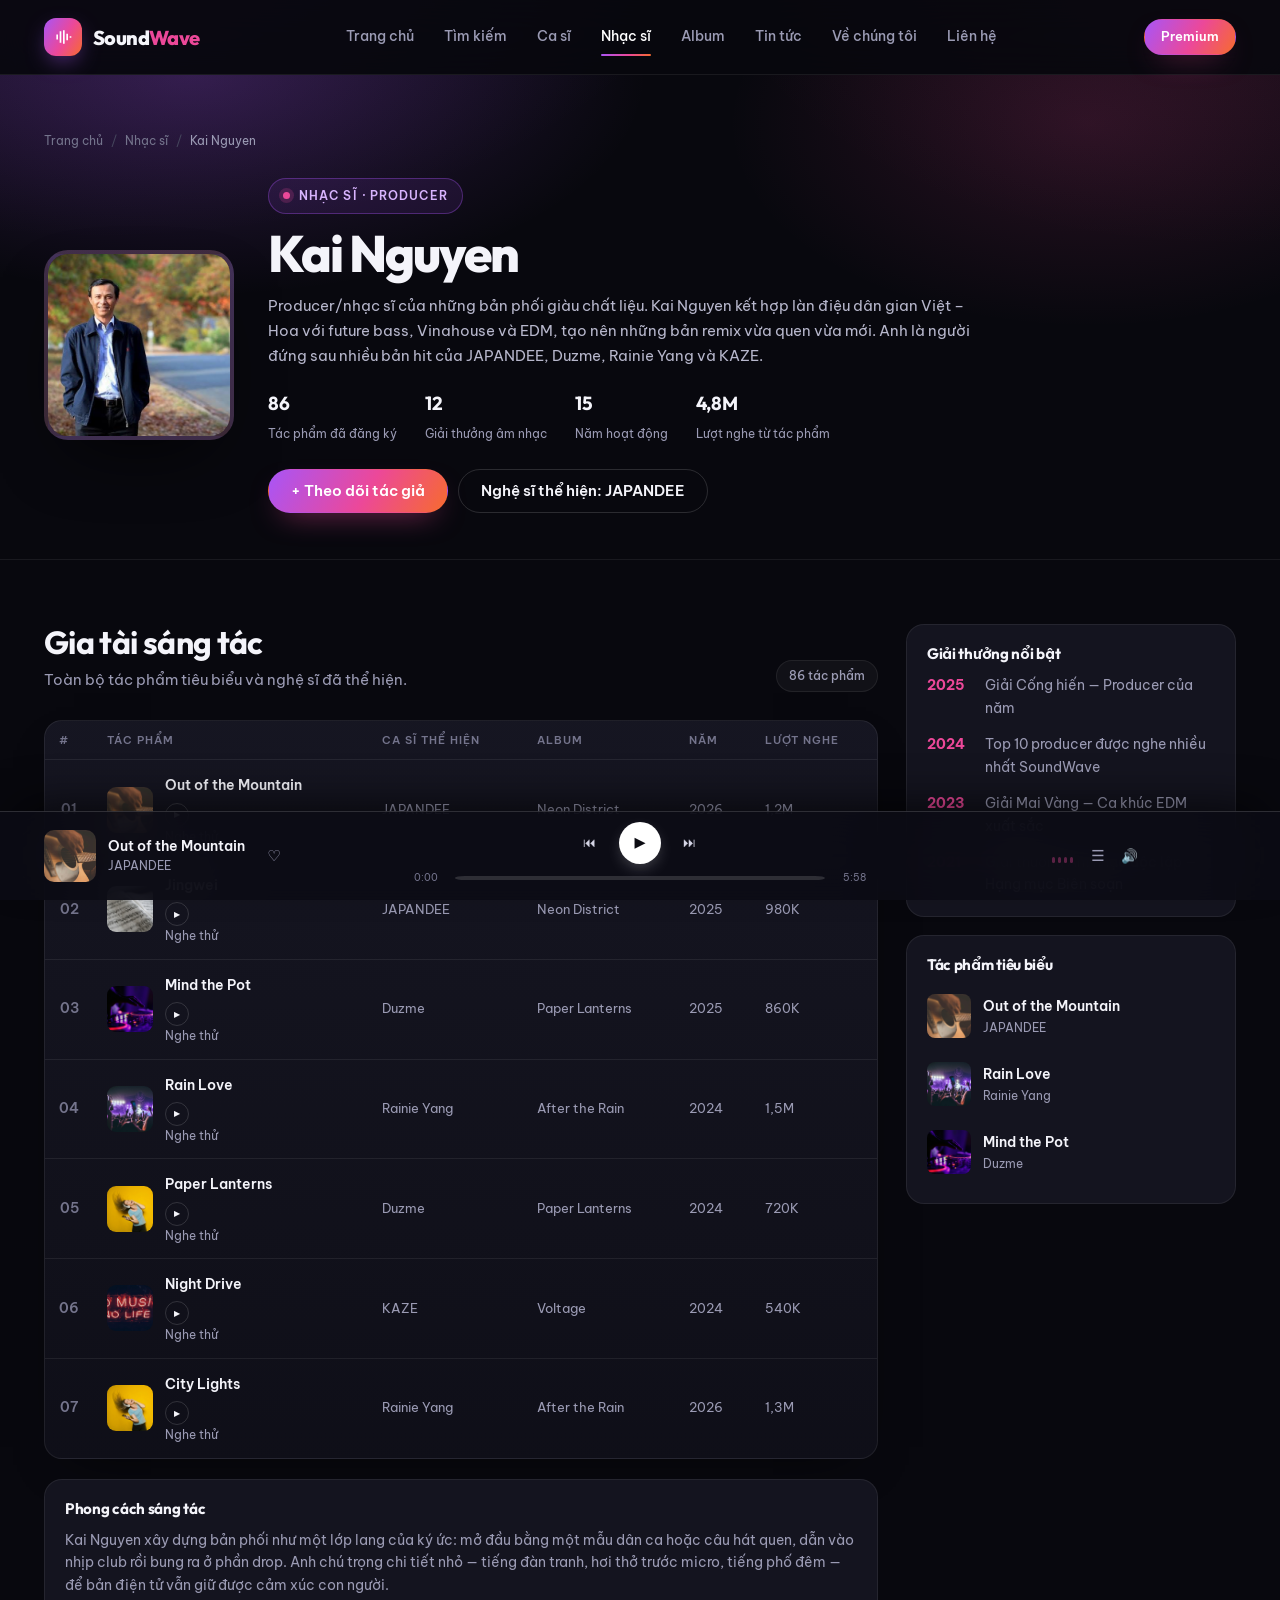
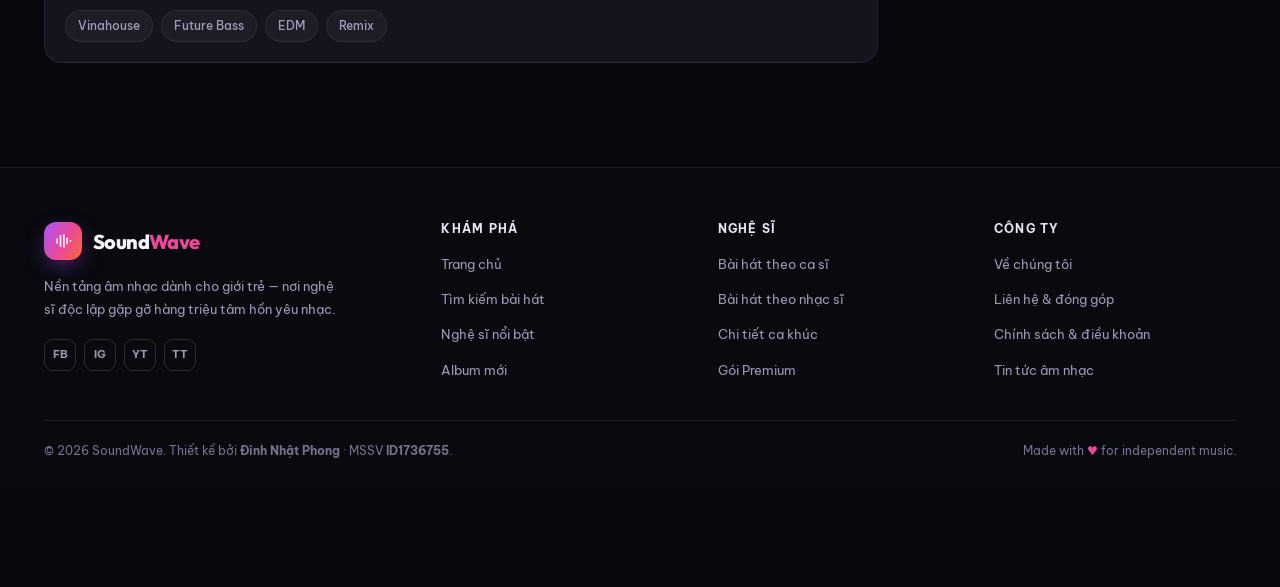
<file: composer-songs.html>
<!DOCTYPE html>
<!--
  ============================================================
  SOUNDWAVE PROJECT
  File: composer-songs.html
  Purpose: Kai Nguyen producer profile: bio, song catalog, and awards.

  Page structure:
    1. HEAD       — meta, favicon, fonts, CSS
    2. HEADER     — logo, navigation, Premium button, mobile menu
    3. MAIN       — page-specific content
    4. FOOTER     — links, social media, copyright
    5. PLAYER     — fixed music player at the bottom
    6. SCRIPT     — js/main.js handles interactions

  Note: This file is generated automatically from tools/build.mjs.
  For permanent changes, edit tools/build.mjs and run:
      node tools/build.mjs
  ============================================================
-->
<html lang="vi">
<head>
  <!-- ===== 1. META / SEO / PAGE TITLE ===== -->
  <meta charset="UTF-8">
  <meta name="viewport" content="width=device-width, initial-scale=1.0">
  <meta name="description" content="Gia tài sáng tác của producer Kai Nguyen: các tác phẩm tiêu biểu, nghệ sĩ thể hiện và giải thưởng âm nhạc nổi bật.">
  <meta name="author" content="Đinh Nhật Phong — ID1736755">
  <meta name="theme-color" content="#08080e">
  <meta property="og:title" content="Kai Nguyen — Nhạc sĩ | SoundWave">
  <meta property="og:description" content="Gia tài sáng tác của producer Kai Nguyen: các tác phẩm tiêu biểu, nghệ sĩ thể hiện và giải thưởng âm nhạc nổi bật.">
  <meta property="og:type" content="website">
  <title>Kai Nguyen — Nhạc sĩ | SoundWave</title>

  <!-- ===== 2. FAVICON, GOOGLE FONTS, CSS ===== -->
  <link rel="icon" type="image/svg+xml" href="data:image/svg+xml,%3Csvg xmlns='http://www.w3.org/2000/svg' viewBox='0 0 24 24'%3E%3Crect width='24' height='24' rx='6' fill='%23a855f7'/%3E%3Cpath d='M5 9h2v6H5zm4-4h2v14H9zm4-1h2v16h-2zm4 4h2v8h-2zm4 3h2v2h-2z' fill='white'/%3E%3C/svg%3E">
  <link rel="preconnect" href="https://fonts.googleapis.com">
  <link rel="preconnect" href="https://fonts.gstatic.com" crossorigin>
  <link href="https://fonts.googleapis.com/css2?family=Be+Vietnam+Pro:wght@400;500;600;700&family=Outfit:wght@600;700;800&display=swap" rel="stylesheet">
  <link rel="stylesheet" href="css/style.css?v=20261103">
</head>
<body>
  <!-- ===== SKIP LINK: lets keyboard users jump straight to the content ===== -->
  <a class="skip-link" href="#main">Bỏ qua tới nội dung chính</a>

  <!-- ============================================================
       HEADER / NAVBAR
       - SoundWave logo (click to return home)
       - Main menu: Home, Search, Artists, Composers, Albums, News, About, Contact
       - Premium button + mobile hamburger menu
       ============================================================ -->
  <header class="site-header">
    <div class="container nav">
      <!-- Brand logo -->
      <a class="brand" href="index.html" aria-label="SoundWave — Trang chủ">
        <span class="brand-mark"><svg viewBox="0 0 24 24" aria-hidden="true"><path d="M4 9h2v6H4V9zm4-4h2v14H8V5zm4-1h2v16h-2V4zm4 4h2v8h-2V8zm4 3h2v2h-2v-2z"/></svg></span>
        <span>Sound<em>Wave</em></span>
      </a>

      <!-- Main navigation menu -->
      <nav aria-label="Điều hướng chính">
        <ul class="nav-links" id="navLinks">
          <li><a href="index.html">Trang chủ</a></li>
          <li><a href="search.html">Tìm kiếm</a></li>
          <li><a href="artist-songs.html">Ca sĩ</a></li>
          <li><a href="composer-songs.html" class="active" aria-current="page">Nhạc sĩ</a></li>
          <li><a href="album-songs.html">Album</a></li>
          <li><a href="detail.html">Tin tức</a></li>
          <li><a href="about.html">Về chúng tôi</a></li>
          <li><a href="contact.html">Liên hệ</a></li>
        </ul>
      </nav>

      <!-- Premium button and mobile menu toggle -->
      <div class="nav-actions">
        <a class="btn btn-primary btn-sm" href="premium.html">Premium</a>
        <button class="nav-toggle" type="button" aria-label="Mở menu" aria-controls="navLinks" aria-expanded="false">
          <span></span><span></span><span></span>
        </button>
      </div>
    </div>
  </header>

  <!-- ============================================================
       MAIN: page-specific content for composer-songs.html
       ============================================================ -->
  <main id="main">
<!-- ===== COMPOSER / PRODUCER PROFILE: avatar, bio, stats ===== -->
    <section class="profile-hero" aria-labelledby="composerName">
      <div class="container">
        <nav aria-label="Breadcrumb">
          <ol class="breadcrumb">
            <li><a href="index.html">Trang chủ</a></li>
            <li><a href="composer-songs.html">Nhạc sĩ</a></li>
            <li><span aria-current="page">Kai Nguyen</span></li>
          </ol>
        </nav>
        <div class="profile-inner" style="margin-top:26px">
          <img class="profile-avatar" src="images/composer-1.jpg" alt="Chân dung nhạc sĩ Kai Nguyen" width="190" height="190" style="border-radius:24px">
          <div class="profile-info">
            <span class="eyebrow"><span class="dot"></span>Nhạc sĩ · Producer</span>
            <h1 id="composerName">Kai Nguyen</h1>
            <p class="profile-bio">Producer/nhạc sĩ của những bản phối giàu chất liệu. Kai Nguyen kết hợp làn điệu dân gian Việt – Hoa với future bass, Vinahouse và EDM, tạo nên những bản remix vừa quen vừa mới. Anh là người đứng sau nhiều bản hit của JAPANDEE, Duzme, Rainie Yang và KAZE.</p>
            <div class="profile-stats">
              <div><strong>86</strong><span>Tác phẩm đã đăng ký</span></div>
              <div><strong>12</strong><span>Giải thưởng âm nhạc</span></div>
              <div><strong>15</strong><span>Năm hoạt động</span></div>
              <div><strong>4,8M</strong><span>Lượt nghe từ tác phẩm</span></div>
            </div>
            <div class="profile-actions">
              <button class="btn btn-primary follow-btn" type="button" aria-pressed="false">+ Theo dõi tác giả</button>
              <a class="btn btn-ghost" href="artist-songs.html">Nghệ sĩ thể hiện: JAPANDEE</a>
            </div>
          </div>
        </div>
      </div>
    </section>

    <!-- ===== SONG CATALOG: works, performing artist, year, album ===== -->
    <section class="section" aria-labelledby="worksTitle">
      <div class="container content-grid">
        <div>
          <div class="section-head">
            <div>
              <h2 id="worksTitle">Gia tài sáng tác</h2>
              <p>Toàn bộ tác phẩm tiêu biểu và nghệ sĩ đã thể hiện.</p>
            </div>
            <span class="chip">86 tác phẩm</span>
          </div>

          <div class="panel">
            <table class="track-table">
              <thead>
                <tr>
                  <th scope="col">#</th>
                  <th scope="col">Tác phẩm</th>
                  <th scope="col">Ca sĩ thể hiện</th>
                  <th scope="col" class="hide-sm">Album</th>
                  <th scope="col" class="hide-sm">Năm</th>
                  <th scope="col">Lượt nghe</th>
                </tr>
              </thead>
              <tbody>
                <tr>
                  <td class="num">01</td>
                  <td>
                    <div class="track-title-cell">
                      <img class="thumb" src="images/cover-1.jpg" alt="Ảnh bìa Out of the Mountain" width="46" height="46" loading="lazy">
                      <div>
                        <strong><a href="song-detail.html">Out of the Mountain</a></strong>
                        <span><button class="mini-play" type="button" data-play data-title="Out of the Mountain" data-artist="JAPANDEE" data-cover="images/cover-1.jpg" data-duration="358" aria-label="Phát Out of the Mountain" style="width:24px;height:24px;font-size:.5rem;margin-top:3px">▶</button> Nghe thử</span>
                      </div>
                    </div>
                  </td>
                  <td class="views"><a href="artist-songs.html">JAPANDEE</a></td>
                  <td class="views hide-sm"><a href="album-songs.html">Neon District</a></td>
                  <td class="duration hide-sm">2026</td>
                  <td class="views">1,2M</td>
                </tr>
                <tr>
                  <td class="num">02</td>
                  <td>
                    <div class="track-title-cell">
                      <img class="thumb" src="images/cover-6.jpg" alt="Ảnh bìa Jingwei" width="46" height="46" loading="lazy">
                      <div>
                        <strong><a href="song-detail.html">Jingwei</a></strong>
                        <span><button class="mini-play" type="button" data-play data-title="Jingwei" data-artist="JAPANDEE" data-cover="images/cover-6.jpg" data-duration="258" aria-label="Phát Jingwei" style="width:24px;height:24px;font-size:.5rem;margin-top:3px">▶</button> Nghe thử</span>
                      </div>
                    </div>
                  </td>
                  <td class="views"><a href="artist-songs.html">JAPANDEE</a></td>
                  <td class="views hide-sm"><a href="album-songs.html">Neon District</a></td>
                  <td class="duration hide-sm">2025</td>
                  <td class="views">980K</td>
                </tr>
                <tr>
                  <td class="num">03</td>
                  <td>
                    <div class="track-title-cell">
                      <img class="thumb" src="images/cover-2.jpg" alt="Ảnh bìa Mind the Pot" width="46" height="46" loading="lazy">
                      <div>
                        <strong><a href="song-detail.html">Mind the Pot</a></strong>
                        <span><button class="mini-play" type="button" data-play data-title="Mind the Pot" data-artist="Duzme" data-cover="images/cover-2.jpg" data-duration="230" aria-label="Phát Mind the Pot" style="width:24px;height:24px;font-size:.5rem;margin-top:3px">▶</button> Nghe thử</span>
                      </div>
                    </div>
                  </td>
                  <td class="views"><a href="artist-songs.html">Duzme</a></td>
                  <td class="views hide-sm"><a href="album-songs.html">Paper Lanterns</a></td>
                  <td class="duration hide-sm">2025</td>
                  <td class="views">860K</td>
                </tr>
                <tr>
                  <td class="num">04</td>
                  <td>
                    <div class="track-title-cell">
                      <img class="thumb" src="images/cover-3.jpg" alt="Ảnh bìa Rain Love" width="46" height="46" loading="lazy">
                      <div>
                        <strong><a href="song-detail.html">Rain Love</a></strong>
                        <span><button class="mini-play" type="button" data-play data-title="Rain Love" data-artist="Rainie Yang" data-cover="images/cover-3.jpg" data-duration="197" aria-label="Phát Rain Love" style="width:24px;height:24px;font-size:.5rem;margin-top:3px">▶</button> Nghe thử</span>
                      </div>
                    </div>
                  </td>
                  <td class="views"><a href="artist-songs.html">Rainie Yang</a></td>
                  <td class="views hide-sm"><a href="album-songs.html">After the Rain</a></td>
                  <td class="duration hide-sm">2024</td>
                  <td class="views">1,5M</td>
                </tr>
                <tr>
                  <td class="num">05</td>
                  <td>
                    <div class="track-title-cell">
                      <img class="thumb" src="images/cover-7.jpg" alt="Ảnh bìa Paper Lanterns" width="46" height="46" loading="lazy">
                      <div>
                        <strong><a href="song-detail.html">Paper Lanterns</a></strong>
                        <span><button class="mini-play" type="button" data-play data-title="Paper Lanterns" data-artist="Duzme" data-cover="images/cover-7.jpg" data-duration="260" aria-label="Phát Paper Lanterns" style="width:24px;height:24px;font-size:.5rem;margin-top:3px">▶</button> Nghe thử</span>
                      </div>
                    </div>
                  </td>
                  <td class="views"><a href="artist-songs.html">Duzme</a></td>
                  <td class="views hide-sm"><a href="album-songs.html">Paper Lanterns</a></td>
                  <td class="duration hide-sm">2024</td>
                  <td class="views">720K</td>
                </tr>
                <tr>
                  <td class="num">06</td>
                  <td>
                    <div class="track-title-cell">
                      <img class="thumb" src="images/cover-4.jpg" alt="Ảnh bìa Night Drive" width="46" height="46" loading="lazy">
                      <div>
                        <strong><a href="song-detail.html">Night Drive</a></strong>
                        <span><button class="mini-play" type="button" data-play data-title="Night Drive" data-artist="KAZE" data-cover="images/cover-4.jpg" data-duration="231" aria-label="Phát Night Drive" style="width:24px;height:24px;font-size:.5rem;margin-top:3px">▶</button> Nghe thử</span>
                      </div>
                    </div>
                  </td>
                  <td class="views"><a href="artist-songs.html">KAZE</a></td>
                  <td class="views hide-sm"><a href="album-songs.html">Voltage</a></td>
                  <td class="duration hide-sm">2024</td>
                  <td class="views">540K</td>
                </tr>
                <tr>
                  <td class="num">07</td>
                  <td>
                    <div class="track-title-cell">
                      <img class="thumb" src="images/cover-7.jpg" alt="Ảnh bìa City Lights" width="46" height="46" loading="lazy">
                      <div>
                        <strong><a href="song-detail.html">City Lights</a></strong>
                        <span><button class="mini-play" type="button" data-play data-title="City Lights" data-artist="Rainie Yang" data-cover="images/cover-7.jpg" data-duration="210" aria-label="Phát City Lights" style="width:24px;height:24px;font-size:.5rem;margin-top:3px">▶</button> Nghe thử</span>
                      </div>
                    </div>
                  </td>
                  <td class="views"><a href="artist-songs.html">Rainie Yang</a></td>
                  <td class="views hide-sm"><a href="album-songs.html">After the Rain</a></td>
                  <td class="duration hide-sm">2026</td>
                  <td class="views">1,3M</td>
                </tr>
              </tbody>
            </table>
          </div>

          <!-- Writing-style description card -->
          <section class="sidebar-card" style="margin-top:20px" aria-labelledby="styleTitle">
            <h3 id="styleTitle">Phong cách sáng tác</h3>
            <p>Kai Nguyen xây dựng bản phối như một lớp lang của ký ức: mở đầu bằng một mẫu dân ca hoặc câu hát quen, dẫn vào nhịp club rồi bung ra ở phần drop. Anh chú trọng chi tiết nhỏ — tiếng đàn tranh, hơi thở trước micro, tiếng phố đêm — để bản điện tử vẫn giữ được cảm xúc con người.</p>
            <div class="chip-row" style="margin-top:14px">
              <span class="chip">Vinahouse</span>
              <span class="chip">Future Bass</span>
              <span class="chip">EDM</span>
              <span class="chip">Remix</span>
            </div>
          </section>
        </div>

        <!-- Sidebar: notable awards, signature works -->
        <aside class="sidebar" aria-label="Giải thưởng và thông tin">
          <section class="sidebar-card">
            <h3>Giải thưởng nổi bật</h3>
            <ul class="awards">
              <li><span class="year">2025</span><span>Giải Cống hiến — Producer của năm</span></li>
              <li><span class="year">2024</span><span>Top 10 producer được nghe nhiều nhất SoundWave</span></li>
              <li><span class="year">2023</span><span>Giải Mai Vàng — Ca khúc EDM xuất sắc</span></li>
              <li><span class="year">2021</span><span>Giải thưởng Âm nhạc độc lập — Hạng mục Biên soạn</span></li>
            </ul>
          </section>

          <section class="sidebar-card">
            <h3>Tác phẩm tiêu biểu</h3>
            <ul class="list-stack" style="padding:0">
              <li><a class="list-item" href="song-detail.html" style="padding-left:0;padding-right:0">
                <img src="images/cover-1.jpg" alt="Ảnh bìa Out of the Mountain" width="44" height="44" loading="lazy">
                <span class="li-text"><strong>Out of the Mountain</strong><span>JAPANDEE</span></span>
              </a></li>
              <li><a class="list-item" href="song-detail.html" style="padding-left:0;padding-right:0">
                <img src="images/cover-3.jpg" alt="Ảnh bìa Rain Love" width="44" height="44" loading="lazy">
                <span class="li-text"><strong>Rain Love</strong><span>Rainie Yang</span></span>
              </a></li>
              <li><a class="list-item" href="song-detail.html" style="padding-left:0;padding-right:0">
                <img src="images/cover-2.jpg" alt="Ảnh bìa Mind the Pot" width="44" height="44" loading="lazy">
                <span class="li-text"><strong>Mind the Pot</strong><span>Duzme</span></span>
              </a></li>
            </ul>
          </section>
        </aside>
      </div>
    </section>
  </main>

  <!-- ============================================================
       SHARED FOOTER
       - Brand column + social media
       - Link columns: Discover, Artists, Company
       - Copyright line + year updated by JS
       ============================================================ -->
  <footer class="site-footer">
    <div class="container">
      <div class="footer-grid">
        <!-- Column 1: logo, description, socials -->
        <div class="footer-brand">
          <a class="brand" href="index.html">
            <span class="brand-mark"><svg viewBox="0 0 24 24" aria-hidden="true"><path d="M4 9h2v6H4V9zm4-4h2v14H8V5zm4-1h2v16h-2V4zm4 4h2v8h-2V8zm4 3h2v2h-2v-2z"/></svg></span>
            <span>Sound<em>Wave</em></span>
          </a>
          <p>Nền tảng âm nhạc dành cho giới trẻ — nơi nghệ sĩ độc lập gặp gỡ hàng triệu tâm hồn yêu nhạc.</p>
          <div class="socials">
            <a href="https://www.facebook.com/" target="_blank" rel="noopener" aria-label="FB — SoundWave trên Facebook">FB</a>
            <a href="https://www.instagram.com/" target="_blank" rel="noopener" aria-label="IG — SoundWave trên Instagram">IG</a>
            <a href="https://www.youtube.com/" target="_blank" rel="noopener" aria-label="YT — SoundWave trên YouTube">YT</a>
            <a href="https://www.tiktok.com/" target="_blank" rel="noopener" aria-label="TT — SoundWave trên TikTok">TT</a>
          </div>
        </div>

        <!-- Column 2: discover -->
        <div class="footer-col">
          <h3>Khám phá</h3>
          <ul>
            <li><a href="index.html">Trang chủ</a></li>
            <li><a href="search.html">Tìm kiếm bài hát</a></li>
            <li><a href="artist-songs.html">Nghệ sĩ nổi bật</a></li>
            <li><a href="album-songs.html">Album mới</a></li>
          </ul>
        </div>

        <!-- Column 3: artists -->
        <div class="footer-col">
          <h3>Nghệ sĩ</h3>
          <ul>
            <li><a href="artist-songs.html">Bài hát theo ca sĩ</a></li>
            <li><a href="composer-songs.html">Bài hát theo nhạc sĩ</a></li>
            <li><a href="song-detail.html">Chi tiết ca khúc</a></li>
            <li><a href="premium.html">Gói Premium</a></li>
          </ul>
        </div>

        <!-- Column 4: company -->
        <div class="footer-col">
          <h3>Công ty</h3>
          <ul>
            <li><a href="about.html">Về chúng tôi</a></li>
            <li><a href="contact.html">Liên hệ &amp; đóng góp</a></li>
            <li><a href="policy-terms.html">Chính sách &amp; điều khoản</a></li>
            <li><a href="detail.html">Tin tức âm nhạc</a></li>
          </ul>
        </div>
      </div>

      <!-- Bottom line: copyright, author, student ID -->
      <div class="footer-bottom">
        <span>© <span data-current-year>2026</span> SoundWave. Thiết kế bởi <strong>Đinh Nhật Phong</strong> · MSSV <strong>ID1736755</strong>.</span>
        <span>Made with <span class="heart">♥</span> for independent music.</span>
      </div>
    </div>
  </footer>

  <!-- ============================================================
       FIXED MUSIC PLAYER (position: fixed)
       - Left: cover art, title, artist, like button
       - Center: previous, play/pause, next, seek bar
       - Right: equalizer, queue, volume
       - The <audio> tag is hidden by CSS but plays real audio
       ============================================================ -->
  <div class="player" id="player" aria-label="Trình phát nhạc SoundWave">
    <!-- Real audio element: JS changes src when a track is selected -->
    <audio id="audioEl" preload="metadata"></audio>
    <div class="container player-inner">
      <!-- Currently playing track info -->
      <div class="player-track">
        <img class="player-cover" src="images/cover-1.jpg" alt="Ảnh bìa Out of the Mountain" width="52" height="52">
        <div class="player-meta">
          <a class="player-title" href="song-detail.html">Out of the Mountain</a>
          <span class="player-artist">JAPANDEE</span>
        </div>
        <button class="icon-btn" id="likeBtn" type="button" aria-label="Yêu thích bài hát" aria-pressed="false">♡</button>
      </div>

      <!-- Controls and progress bar -->
      <div class="player-center">
        <div class="player-controls">
          <button class="p-btn" type="button" data-skip="-1" aria-label="Bài trước">⏮</button>
          <button class="p-play" id="playBtn" type="button" aria-label="Phát nhạc" aria-pressed="false">▶</button>
          <button class="p-btn" type="button" data-skip="1" aria-label="Bài tiếp theo">⏭</button>
        </div>
        <div class="player-progress">
          <span class="time" id="currentTime">0:00</span>
          <input class="range" id="seek" type="range" min="0" max="100" value="0" step="0.1" aria-label="Tiến trình bài hát">
          <span class="time" id="duration" title="Thời lượng bài hát">5:58</span>
        </div>
      </div>

      <!-- Volume, equalizer, queue button -->
      <div class="player-extra">
        <span class="eq" aria-hidden="true"><i></i><i></i><i></i><i></i></span>
        <button class="icon-btn" type="button" aria-label="Danh sách phát">☰</button>
        <span aria-hidden="true" style="color:var(--muted);font-size:.85rem">🔊</span>
        <input class="range volume-range" id="volume" type="range" min="0" max="100" value="80" aria-label="Âm lượng" style="--progress:80%">
      </div>
    </div>
  </div>

  <!-- ===== JAVASCRIPT: mobile menu, player, search, form, pricing... ===== -->
  <script src="js/main.js?v=20261103"></script>
</body>
</html>
</file>
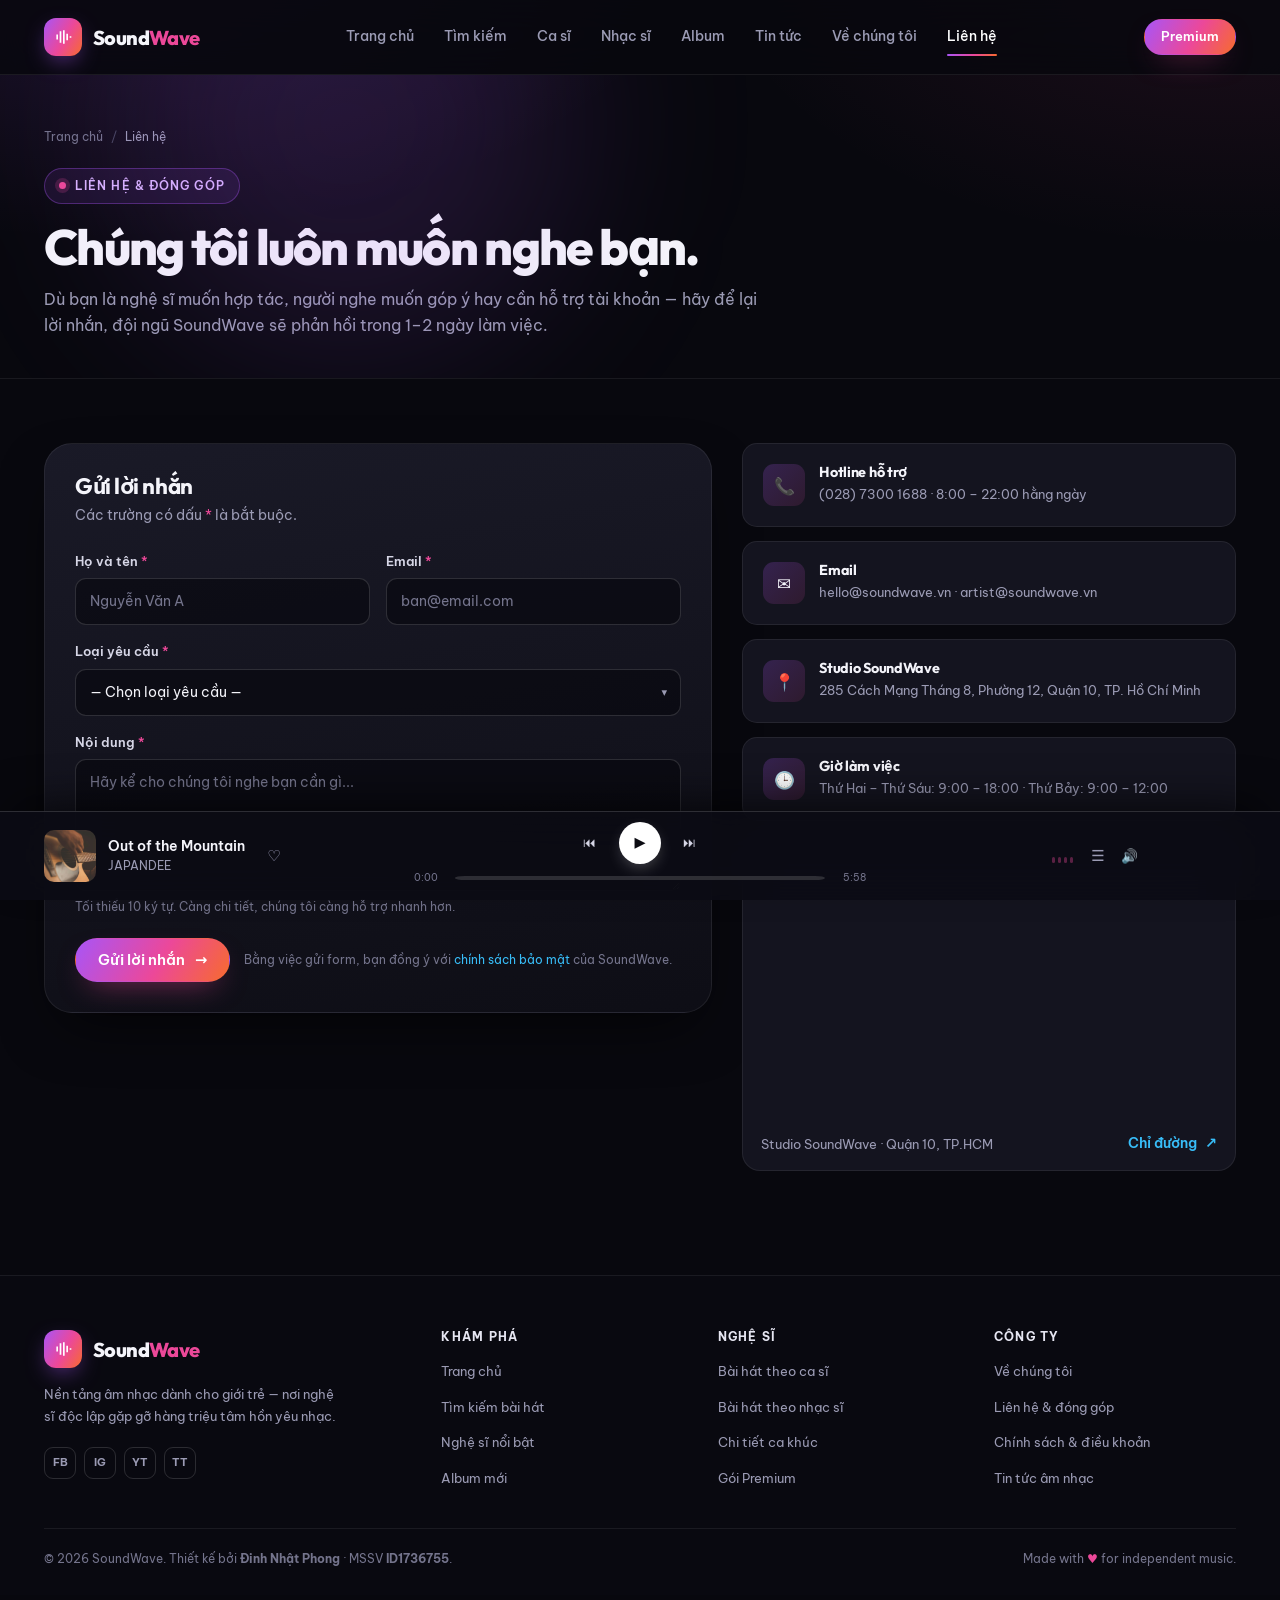
<file: contact.html>
<!DOCTYPE html>
<!--
  ============================================================
  SOUNDWAVE PROJECT
  File: contact.html
  Purpose: Contact: message form, support details, and studio map.

  Page structure:
    1. HEAD       — meta, favicon, fonts, CSS
    2. HEADER     — logo, navigation, Premium button, mobile menu
    3. MAIN       — page-specific content
    4. FOOTER     — links, social media, copyright
    5. PLAYER     — fixed music player at the bottom
    6. SCRIPT     — js/main.js handles interactions

  Note: This file is generated automatically from tools/build.mjs.
  For permanent changes, edit tools/build.mjs and run:
      node tools/build.mjs
  ============================================================
-->
<html lang="vi">
<head>
  <!-- ===== 1. META / SEO / PAGE TITLE ===== -->
  <meta charset="UTF-8">
  <meta name="viewport" content="width=device-width, initial-scale=1.0">
  <meta name="description" content="Gửi lời nhắn hợp tác, góp ý hoặc yêu cầu hỗ trợ tới SoundWave. Hotline, email và bản đồ studio tại TP. Hồ Chí Minh.">
  <meta name="author" content="Đinh Nhật Phong — ID1736755">
  <meta name="theme-color" content="#08080e">
  <meta property="og:title" content="Liên hệ & Đóng góp — SoundWave">
  <meta property="og:description" content="Gửi lời nhắn hợp tác, góp ý hoặc yêu cầu hỗ trợ tới SoundWave. Hotline, email và bản đồ studio tại TP. Hồ Chí Minh.">
  <meta property="og:type" content="website">
  <title>Liên hệ & Đóng góp — SoundWave</title>

  <!-- ===== 2. FAVICON, GOOGLE FONTS, CSS ===== -->
  <link rel="icon" type="image/svg+xml" href="data:image/svg+xml,%3Csvg xmlns='http://www.w3.org/2000/svg' viewBox='0 0 24 24'%3E%3Crect width='24' height='24' rx='6' fill='%23a855f7'/%3E%3Cpath d='M5 9h2v6H5zm4-4h2v14H9zm4-1h2v16h-2zm4 4h2v8h-2zm4 3h2v2h-2z' fill='white'/%3E%3C/svg%3E">
  <link rel="preconnect" href="https://fonts.googleapis.com">
  <link rel="preconnect" href="https://fonts.gstatic.com" crossorigin>
  <link href="https://fonts.googleapis.com/css2?family=Be+Vietnam+Pro:wght@400;500;600;700&family=Outfit:wght@600;700;800&display=swap" rel="stylesheet">
  <link rel="stylesheet" href="css/style.css?v=20261103">
</head>
<body>
  <!-- ===== SKIP LINK: lets keyboard users jump straight to the content ===== -->
  <a class="skip-link" href="#main">Bỏ qua tới nội dung chính</a>

  <!-- ============================================================
       HEADER / NAVBAR
       - SoundWave logo (click to return home)
       - Main menu: Home, Search, Artists, Composers, Albums, News, About, Contact
       - Premium button + mobile hamburger menu
       ============================================================ -->
  <header class="site-header">
    <div class="container nav">
      <!-- Brand logo -->
      <a class="brand" href="index.html" aria-label="SoundWave — Trang chủ">
        <span class="brand-mark"><svg viewBox="0 0 24 24" aria-hidden="true"><path d="M4 9h2v6H4V9zm4-4h2v14H8V5zm4-1h2v16h-2V4zm4 4h2v8h-2V8zm4 3h2v2h-2v-2z"/></svg></span>
        <span>Sound<em>Wave</em></span>
      </a>

      <!-- Main navigation menu -->
      <nav aria-label="Điều hướng chính">
        <ul class="nav-links" id="navLinks">
          <li><a href="index.html">Trang chủ</a></li>
          <li><a href="search.html">Tìm kiếm</a></li>
          <li><a href="artist-songs.html">Ca sĩ</a></li>
          <li><a href="composer-songs.html">Nhạc sĩ</a></li>
          <li><a href="album-songs.html">Album</a></li>
          <li><a href="detail.html">Tin tức</a></li>
          <li><a href="about.html">Về chúng tôi</a></li>
          <li><a href="contact.html" class="active" aria-current="page">Liên hệ</a></li>
        </ul>
      </nav>

      <!-- Premium button and mobile menu toggle -->
      <div class="nav-actions">
        <a class="btn btn-primary btn-sm" href="premium.html">Premium</a>
        <button class="nav-toggle" type="button" aria-label="Mở menu" aria-controls="navLinks" aria-expanded="false">
          <span></span><span></span><span></span>
        </button>
      </div>
    </div>
  </header>

  <!-- ============================================================
       MAIN: page-specific content for contact.html
       ============================================================ -->
  <main id="main">
<!-- ===== CONTACT PAGE TITLE ===== -->
    <section class="page-hero" aria-labelledby="contactTitle">
      <div class="container">
        <nav aria-label="Breadcrumb">
          <ol class="breadcrumb">
            <li><a href="index.html">Trang chủ</a></li>
            <li><span aria-current="page">Liên hệ</span></li>
          </ol>
        </nav>
        <span class="eyebrow" style="margin-top:20px"><span class="dot"></span>Liên hệ &amp; đóng góp</span>
        <h1 id="contactTitle">Chúng tôi luôn muốn nghe bạn.</h1>
        <p class="lead">Dù bạn là nghệ sĩ muốn hợp tác, người nghe muốn góp ý hay cần hỗ trợ tài khoản — hãy để lại lời nhắn, đội ngũ SoundWave sẽ phản hồi trong 1–2 ngày làm việc.</p>
      </div>
    </section>

    <!-- ===== TWO-COLUMN LAYOUT: CONTACT FORM + SUPPORT INFO ===== -->
    <section class="section" aria-label="Liên hệ SoundWave">
      <div class="container contact-layout">
        <!-- Message form: name, email, request type, message -->
        <div class="form-card">
          <h2>Gửi lời nhắn</h2>
          <p>Các trường có dấu <span style="color:var(--accent-2)">*</span> là bắt buộc.</p>

          <form id="contactForm" novalidate>
            <div class="form-grid">
              <div class="field">
                <label for="name">Họ và tên <span class="req">*</span></label>
                <input type="text" id="name" name="name" placeholder="Nguyễn Văn A" autocomplete="name">
                <span class="error-msg">Vui lòng nhập họ tên.</span>
              </div>

              <div class="field">
                <label for="email">Email <span class="req">*</span></label>
                <input type="email" id="email" name="email" placeholder="ban@email.com" autocomplete="email">
                <span class="error-msg">Email chưa đúng định dạng.</span>
              </div>

              <div class="field full">
                <label for="requestType">Loại yêu cầu <span class="req">*</span></label>
                <div class="select-wrap">
                  <select id="requestType" name="requestType">
                    <option value="">— Chọn loại yêu cầu —</option>
                    <option value="artist">Hợp tác nghệ sĩ</option>
                    <option value="feedback">Góp ý người dùng</option>
                    <option value="copyright">Báo cáo bản quyền</option>
                    <option value="support">Hỗ trợ tài khoản</option>
                    <option value="other">Khác</option>
                  </select>
                </div>
                <span class="error-msg">Vui lòng chọn loại yêu cầu.</span>
              </div>

              <div class="field full">
                <label for="message">Nội dung <span class="req">*</span></label>
                <textarea id="message" name="message" placeholder="Hãy kể cho chúng tôi nghe bạn cần gì..."></textarea>
                <span class="hint">Tối thiểu 10 ký tự. Càng chi tiết, chúng tôi càng hỗ trợ nhanh hơn.</span>
                <span class="error-msg">Nội dung cần ít nhất 10 ký tự.</span>
              </div>
            </div>

            <div class="form-foot">
              <button class="btn btn-primary" type="submit">Gửi lời nhắn <span aria-hidden="true">→</span></button>
              <small>Bằng việc gửi form, bạn đồng ý với <a href="policy-terms.html" style="color:var(--accent-3)">chính sách bảo mật</a> của SoundWave.</small>
            </div>

            <div class="form-status" id="formStatus" role="status" aria-live="polite"></div>
          </form>
        </div>

        <div>
          <!-- Contact details: hotline, email, address, hours -->
          <div class="contact-cards">
            <div class="contact-item">
              <span class="ci-icon" aria-hidden="true">📞</span>
              <div>
                <h3>Hotline hỗ trợ</h3>
                <p><a href="tel:+842873001688">(028) 7300 1688</a> · 8:00 – 22:00 hằng ngày</p>
              </div>
            </div>
            <div class="contact-item">
              <span class="ci-icon" aria-hidden="true">✉️</span>
              <div>
                <h3>Email</h3>
                <p><a href="mailto:hello@soundwave.vn">hello@soundwave.vn</a> · <a href="mailto:artist@soundwave.vn">artist@soundwave.vn</a></p>
              </div>
            </div>
            <div class="contact-item">
              <span class="ci-icon" aria-hidden="true">📍</span>
              <div>
                <h3>Studio SoundWave</h3>
                <p>285 Cách Mạng Tháng 8, Phường 12, Quận 10, TP. Hồ Chí Minh</p>
              </div>
            </div>
            <div class="contact-item">
              <span class="ci-icon" aria-hidden="true">🕒</span>
              <div>
                <h3>Giờ làm việc</h3>
                <p>Thứ Hai – Thứ Sáu: 9:00 – 18:00 · Thứ Bảy: 9:00 – 12:00</p>
              </div>
            </div>
          </div>

          <!-- Studio Google Maps embed -->
          <div class="map-card" style="margin-top:16px">
            <iframe
              src="https://www.google.com/maps?q=285+Cach+Mang+Thang+Quan+10+Ho+Chi+Minh&output=embed"
              title="Bản đồ trụ sở Studio SoundWave tại Quận 10, TP. Hồ Chí Minh"
              loading="lazy"
              referrerpolicy="no-referrer-when-downgrade"
              allowfullscreen></iframe>
            <div class="map-foot">
              <span>Studio SoundWave · Quận 10, TP.HCM</span>
              <a class="link-arrow" href="https://maps.google.com/?q=285+Cach+Mang+Thang+Quan+10+Ho+Chi+Minh" target="_blank" rel="noopener">Chỉ đường <span aria-hidden="true">↗</span></a>
            </div>
          </div>
        </div>
      </div>
    </section>
  </main>

  <!-- ============================================================
       SHARED FOOTER
       - Brand column + social media
       - Link columns: Discover, Artists, Company
       - Copyright line + year updated by JS
       ============================================================ -->
  <footer class="site-footer">
    <div class="container">
      <div class="footer-grid">
        <!-- Column 1: logo, description, socials -->
        <div class="footer-brand">
          <a class="brand" href="index.html">
            <span class="brand-mark"><svg viewBox="0 0 24 24" aria-hidden="true"><path d="M4 9h2v6H4V9zm4-4h2v14H8V5zm4-1h2v16h-2V4zm4 4h2v8h-2V8zm4 3h2v2h-2v-2z"/></svg></span>
            <span>Sound<em>Wave</em></span>
          </a>
          <p>Nền tảng âm nhạc dành cho giới trẻ — nơi nghệ sĩ độc lập gặp gỡ hàng triệu tâm hồn yêu nhạc.</p>
          <div class="socials">
            <a href="https://www.facebook.com/" target="_blank" rel="noopener" aria-label="FB — SoundWave trên Facebook">FB</a>
            <a href="https://www.instagram.com/" target="_blank" rel="noopener" aria-label="IG — SoundWave trên Instagram">IG</a>
            <a href="https://www.youtube.com/" target="_blank" rel="noopener" aria-label="YT — SoundWave trên YouTube">YT</a>
            <a href="https://www.tiktok.com/" target="_blank" rel="noopener" aria-label="TT — SoundWave trên TikTok">TT</a>
          </div>
        </div>

        <!-- Column 2: discover -->
        <div class="footer-col">
          <h3>Khám phá</h3>
          <ul>
            <li><a href="index.html">Trang chủ</a></li>
            <li><a href="search.html">Tìm kiếm bài hát</a></li>
            <li><a href="artist-songs.html">Nghệ sĩ nổi bật</a></li>
            <li><a href="album-songs.html">Album mới</a></li>
          </ul>
        </div>

        <!-- Column 3: artists -->
        <div class="footer-col">
          <h3>Nghệ sĩ</h3>
          <ul>
            <li><a href="artist-songs.html">Bài hát theo ca sĩ</a></li>
            <li><a href="composer-songs.html">Bài hát theo nhạc sĩ</a></li>
            <li><a href="song-detail.html">Chi tiết ca khúc</a></li>
            <li><a href="premium.html">Gói Premium</a></li>
          </ul>
        </div>

        <!-- Column 4: company -->
        <div class="footer-col">
          <h3>Công ty</h3>
          <ul>
            <li><a href="about.html">Về chúng tôi</a></li>
            <li><a href="contact.html">Liên hệ &amp; đóng góp</a></li>
            <li><a href="policy-terms.html">Chính sách &amp; điều khoản</a></li>
            <li><a href="detail.html">Tin tức âm nhạc</a></li>
          </ul>
        </div>
      </div>

      <!-- Bottom line: copyright, author, student ID -->
      <div class="footer-bottom">
        <span>© <span data-current-year>2026</span> SoundWave. Thiết kế bởi <strong>Đinh Nhật Phong</strong> · MSSV <strong>ID1736755</strong>.</span>
        <span>Made with <span class="heart">♥</span> for independent music.</span>
      </div>
    </div>
  </footer>

  <!-- ============================================================
       FIXED MUSIC PLAYER (position: fixed)
       - Left: cover art, title, artist, like button
       - Center: previous, play/pause, next, seek bar
       - Right: equalizer, queue, volume
       - The <audio> tag is hidden by CSS but plays real audio
       ============================================================ -->
  <div class="player" id="player" aria-label="Trình phát nhạc SoundWave">
    <!-- Real audio element: JS changes src when a track is selected -->
    <audio id="audioEl" preload="metadata"></audio>
    <div class="container player-inner">
      <!-- Currently playing track info -->
      <div class="player-track">
        <img class="player-cover" src="images/cover-1.jpg" alt="Ảnh bìa Out of the Mountain" width="52" height="52">
        <div class="player-meta">
          <a class="player-title" href="song-detail.html">Out of the Mountain</a>
          <span class="player-artist">JAPANDEE</span>
        </div>
        <button class="icon-btn" id="likeBtn" type="button" aria-label="Yêu thích bài hát" aria-pressed="false">♡</button>
      </div>

      <!-- Controls and progress bar -->
      <div class="player-center">
        <div class="player-controls">
          <button class="p-btn" type="button" data-skip="-1" aria-label="Bài trước">⏮</button>
          <button class="p-play" id="playBtn" type="button" aria-label="Phát nhạc" aria-pressed="false">▶</button>
          <button class="p-btn" type="button" data-skip="1" aria-label="Bài tiếp theo">⏭</button>
        </div>
        <div class="player-progress">
          <span class="time" id="currentTime">0:00</span>
          <input class="range" id="seek" type="range" min="0" max="100" value="0" step="0.1" aria-label="Tiến trình bài hát">
          <span class="time" id="duration" title="Thời lượng bài hát">5:58</span>
        </div>
      </div>

      <!-- Volume, equalizer, queue button -->
      <div class="player-extra">
        <span class="eq" aria-hidden="true"><i></i><i></i><i></i><i></i></span>
        <button class="icon-btn" type="button" aria-label="Danh sách phát">☰</button>
        <span aria-hidden="true" style="color:var(--muted);font-size:.85rem">🔊</span>
        <input class="range volume-range" id="volume" type="range" min="0" max="100" value="80" aria-label="Âm lượng" style="--progress:80%">
      </div>
    </div>
  </div>

  <!-- ===== JAVASCRIPT: mobile menu, player, search, form, pricing... ===== -->
  <script src="js/main.js?v=20261103"></script>
</body>
</html>
</file>
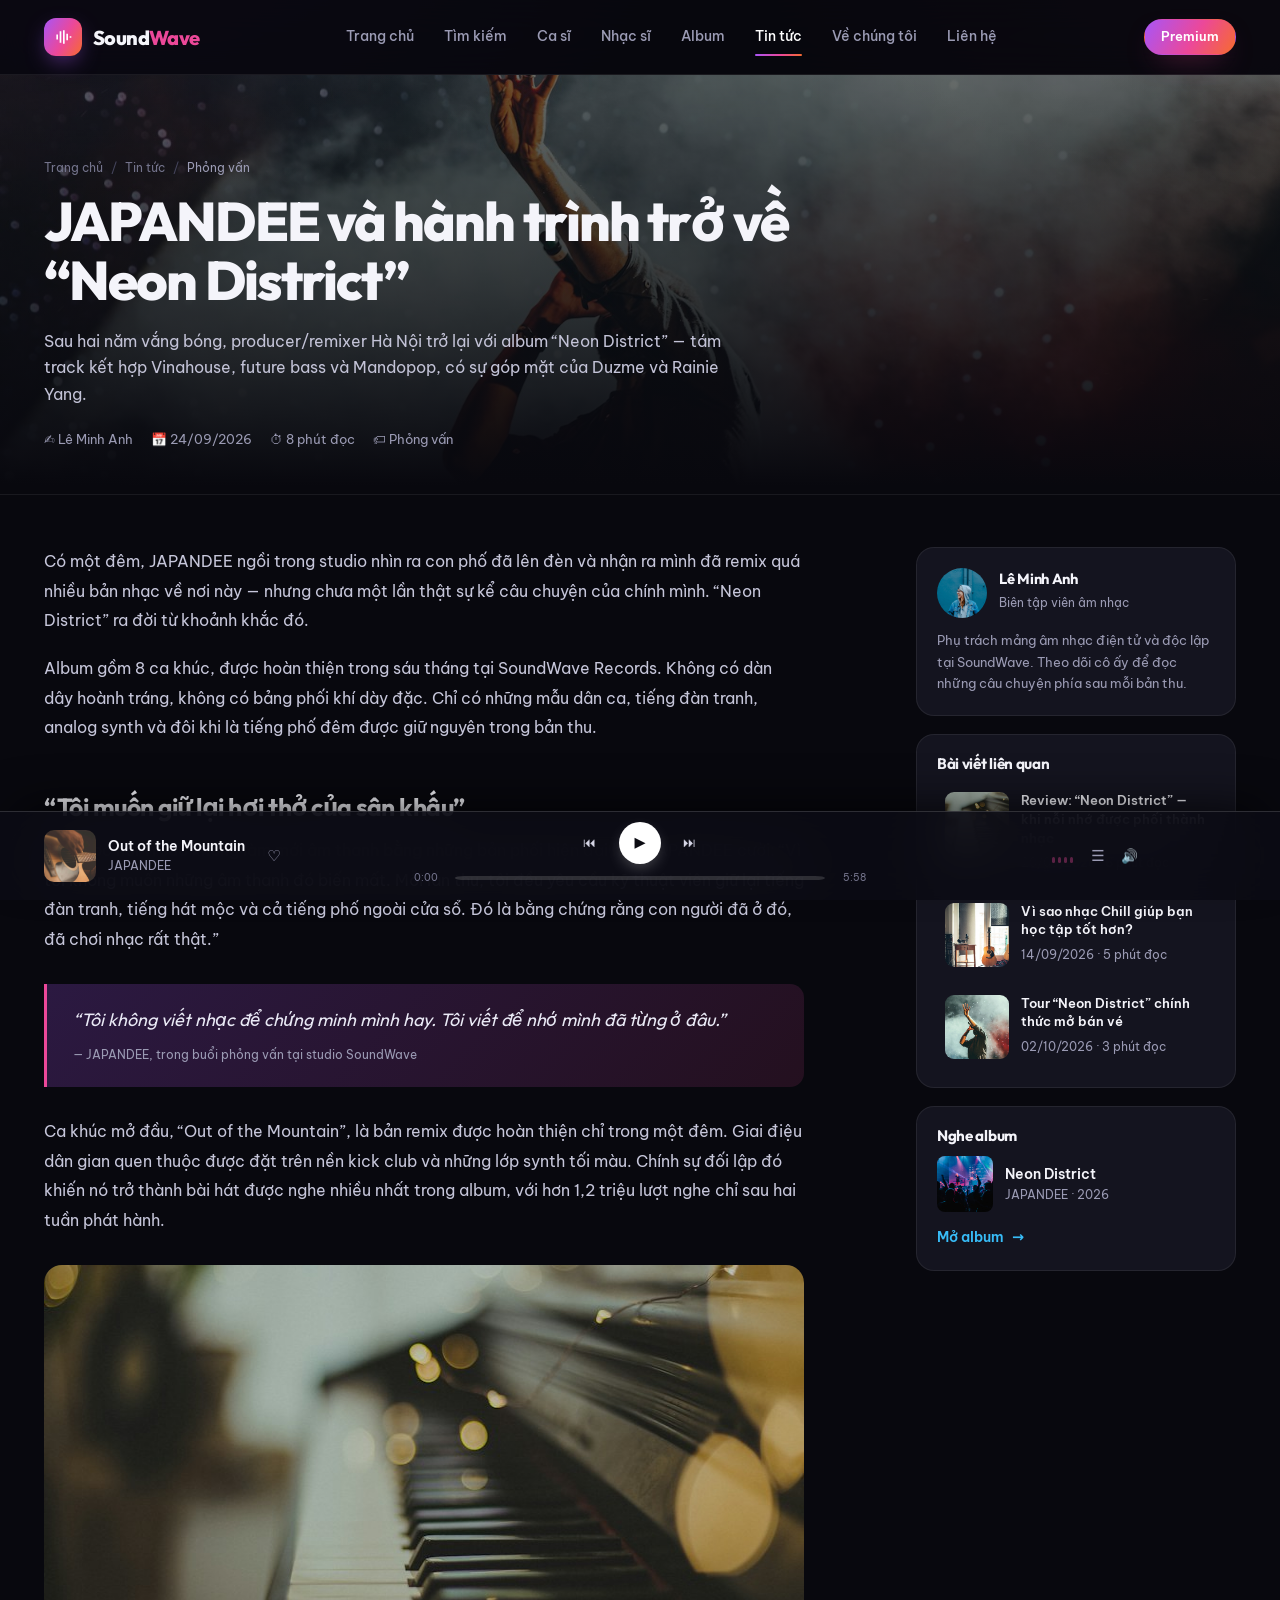
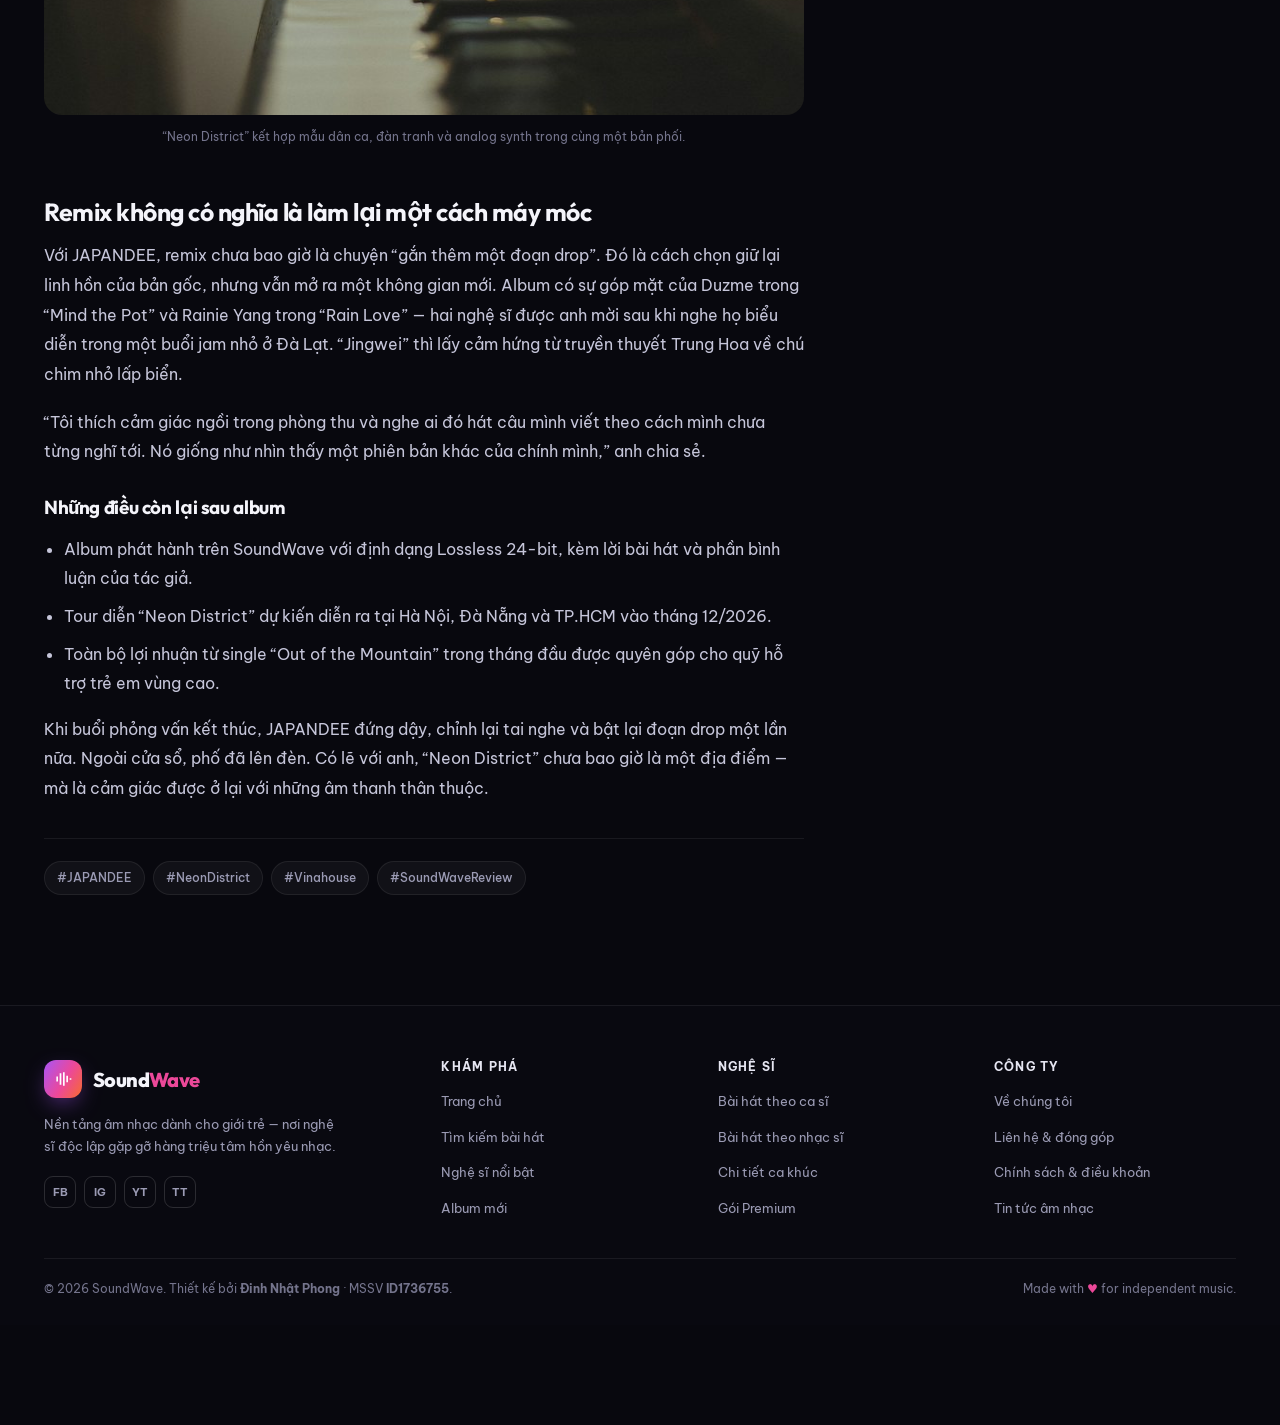
<file: detail.html>
<!DOCTYPE html>
<!--
  ============================================================
  SOUNDWAVE PROJECT
  File: detail.html
  Purpose: JAPANDEE interview: article body, author, and related posts.

  Page structure:
    1. HEAD       — meta, favicon, fonts, CSS
    2. HEADER     — logo, navigation, Premium button, mobile menu
    3. MAIN       — page-specific content
    4. FOOTER     — links, social media, copyright
    5. PLAYER     — fixed music player at the bottom
    6. SCRIPT     — js/main.js handles interactions

  Note: This file is generated automatically from tools/build.mjs.
  For permanent changes, edit tools/build.mjs and run:
      node tools/build.mjs
  ============================================================
-->
<html lang="vi">
<head>
  <!-- ===== 1. META / SEO / PAGE TITLE ===== -->
  <meta charset="UTF-8">
  <meta name="viewport" content="width=device-width, initial-scale=1.0">
  <meta name="description" content="Bài phỏng vấn chuyên sâu với JAPANDEE về album Neon District, quá trình sản xuất và sự kết hợp cùng Duzme, Rainie Yang.">
  <meta name="author" content="Đinh Nhật Phong — ID1736755">
  <meta name="theme-color" content="#08080e">
  <meta property="og:title" content="JAPANDEE và hành trình trở về “Neon District” | SoundWave">
  <meta property="og:description" content="Bài phỏng vấn chuyên sâu với JAPANDEE về album Neon District, quá trình sản xuất và sự kết hợp cùng Duzme, Rainie Yang.">
  <meta property="og:type" content="website">
  <title>JAPANDEE và hành trình trở về “Neon District” | SoundWave</title>

  <!-- ===== 2. FAVICON, GOOGLE FONTS, CSS ===== -->
  <link rel="icon" type="image/svg+xml" href="data:image/svg+xml,%3Csvg xmlns='http://www.w3.org/2000/svg' viewBox='0 0 24 24'%3E%3Crect width='24' height='24' rx='6' fill='%23a855f7'/%3E%3Cpath d='M5 9h2v6H5zm4-4h2v14H9zm4-1h2v16h-2zm4 4h2v8h-2zm4 3h2v2h-2z' fill='white'/%3E%3C/svg%3E">
  <link rel="preconnect" href="https://fonts.googleapis.com">
  <link rel="preconnect" href="https://fonts.gstatic.com" crossorigin>
  <link href="https://fonts.googleapis.com/css2?family=Be+Vietnam+Pro:wght@400;500;600;700&family=Outfit:wght@600;700;800&display=swap" rel="stylesheet">
  <link rel="stylesheet" href="css/style.css?v=20261103">
</head>
<body>
  <!-- ===== SKIP LINK: lets keyboard users jump straight to the content ===== -->
  <a class="skip-link" href="#main">Bỏ qua tới nội dung chính</a>

  <!-- ============================================================
       HEADER / NAVBAR
       - SoundWave logo (click to return home)
       - Main menu: Home, Search, Artists, Composers, Albums, News, About, Contact
       - Premium button + mobile hamburger menu
       ============================================================ -->
  <header class="site-header">
    <div class="container nav">
      <!-- Brand logo -->
      <a class="brand" href="index.html" aria-label="SoundWave — Trang chủ">
        <span class="brand-mark"><svg viewBox="0 0 24 24" aria-hidden="true"><path d="M4 9h2v6H4V9zm4-4h2v14H8V5zm4-1h2v16h-2V4zm4 4h2v8h-2V8zm4 3h2v2h-2v-2z"/></svg></span>
        <span>Sound<em>Wave</em></span>
      </a>

      <!-- Main navigation menu -->
      <nav aria-label="Điều hướng chính">
        <ul class="nav-links" id="navLinks">
          <li><a href="index.html">Trang chủ</a></li>
          <li><a href="search.html">Tìm kiếm</a></li>
          <li><a href="artist-songs.html">Ca sĩ</a></li>
          <li><a href="composer-songs.html">Nhạc sĩ</a></li>
          <li><a href="album-songs.html">Album</a></li>
          <li><a href="detail.html" class="active" aria-current="page">Tin tức</a></li>
          <li><a href="about.html">Về chúng tôi</a></li>
          <li><a href="contact.html">Liên hệ</a></li>
        </ul>
      </nav>

      <!-- Premium button and mobile menu toggle -->
      <div class="nav-actions">
        <a class="btn btn-primary btn-sm" href="premium.html">Premium</a>
        <button class="nav-toggle" type="button" aria-label="Mở menu" aria-controls="navLinks" aria-expanded="false">
          <span></span><span></span><span></span>
        </button>
      </div>
    </div>
  </header>

  <!-- ============================================================
       MAIN: page-specific content for detail.html
       ============================================================ -->
  <main id="main">
<!-- ===== ARTICLE / NEWS ===== -->
    <article>
      <!-- Large cover + title + author + publish date -->
      <header class="article-hero">
        <img src="images/article-1.jpg" alt="JAPANDEE trên sân khấu với ánh đèn tím" width="1600" height="900">
        <div class="container article-head">
          <nav aria-label="Breadcrumb">
          <ol class="breadcrumb">
            <li><a href="index.html">Trang chủ</a></li>
            <li><a href="detail.html">Tin tức</a></li>
            <li><span aria-current="page">Phỏng vấn</span></li>
          </ol>
        </nav>
          <h1>JAPANDEE và hành trình trở về “Neon District”</h1>
          <p class="lead">Sau hai năm vắng bóng, producer/remixer Hà Nội trở lại với album “Neon District” — tám track kết hợp Vinahouse, future bass và Mandopop, có sự góp mặt của Duzme và Rainie Yang.</p>
          <div class="article-meta">
            <span>✍️ Lê Minh Anh</span>
            <span>📅 24/09/2026</span>
            <span>⏱ 8 phút đọc</span>
            <span>🏷 Phỏng vấn</span>
          </div>
        </div>
      </header>

      <!-- Two columns: article body on the left, sidebar on the right -->
      <div class="container article-layout">
        <!-- Main article content -->
        <div class="article-body">
          <p>Có một đêm, JAPANDEE ngồi trong studio nhìn ra con phố đã lên đèn và nhận ra mình đã remix quá nhiều bản nhạc về nơi này — nhưng chưa một lần thật sự kể câu chuyện của chính mình. “Neon District” ra đời từ khoảnh khắc đó.</p>

          <p>Album gồm 8 ca khúc, được hoàn thiện trong sáu tháng tại SoundWave Records. Không có dàn dây hoành tráng, không có bảng phối khí dày đặc. Chỉ có những mẫu dân ca, tiếng đàn tranh, analog synth và đôi khi là tiếng phố đêm được giữ nguyên trong bản thu.</p>

          <h2>“Tôi muốn giữ lại hơi thở của sân khấu”</h2>

          <p>Khi được hỏi vì sao không làm mới âm thanh bằng những bản phối hiện đại hơn, JAPANDEE cười: “Vì tôi không muốn những âm thanh đó biến mất. Mỗi lần thu, tôi đều yêu cầu kỹ thuật viên giữ lại tiếng đàn tranh, tiếng hát mộc và cả tiếng phố ngoài cửa sổ. Đó là bằng chứng rằng con người đã ở đó, đã chơi nhạc rất thật.”</p>

          <blockquote>
            “Tôi không viết nhạc để chứng minh mình hay. Tôi viết để nhớ mình đã từng ở đâu.”
            <footer>— JAPANDEE, trong buổi phỏng vấn tại studio SoundWave</footer>
          </blockquote>

          <p>Ca khúc mở đầu, “Out of the Mountain”, là bản remix được hoàn thiện chỉ trong một đêm. Giai điệu dân gian quen thuộc được đặt trên nền kick club và những lớp synth tối màu. Chính sự đối lập đó khiến nó trở thành bài hát được nghe nhiều nhất trong album, với hơn 1,2 triệu lượt nghe chỉ sau hai tuần phát hành.</p>

          <figure>
            <img src="images/article-2.jpg" alt="Bản thu album Neon District bên cạnh phím đàn" width="800" height="450" loading="lazy">
            <figcaption>“Neon District” kết hợp mẫu dân ca, đàn tranh và analog synth trong cùng một bản phối.</figcaption>
          </figure>

          <h2>Remix không có nghĩa là làm lại một cách máy móc</h2>

          <p>Với JAPANDEE, remix chưa bao giờ là chuyện “gắn thêm một đoạn drop”. Đó là cách chọn giữ lại linh hồn của bản gốc, nhưng vẫn mở ra một không gian mới. Album có sự góp mặt của Duzme trong “Mind the Pot” và Rainie Yang trong “Rain Love” — hai nghệ sĩ được anh mời sau khi nghe họ biểu diễn trong một buổi jam nhỏ ở Đà Lạt. “Jingwei” thì lấy cảm hứng từ truyền thuyết Trung Hoa về chú chim nhỏ lấp biển.</p>

          <p>“Tôi thích cảm giác ngồi trong phòng thu và nghe ai đó hát câu mình viết theo cách mình chưa từng nghĩ tới. Nó giống như nhìn thấy một phiên bản khác của chính mình,” anh chia sẻ.</p>

          <h3>Những điều còn lại sau album</h3>

          <ul>
            <li>Album phát hành trên SoundWave với định dạng Lossless 24-bit, kèm lời bài hát và phần bình luận của tác giả.</li>
            <li>Tour diễn “Neon District” dự kiến diễn ra tại Hà Nội, Đà Nẵng và TP.HCM vào tháng 12/2026.</li>
            <li>Toàn bộ lợi nhuận từ single “Out of the Mountain” trong tháng đầu được quyên góp cho quỹ hỗ trợ trẻ em vùng cao.</li>
          </ul>

          <p>Khi buổi phỏng vấn kết thúc, JAPANDEE đứng dậy, chỉnh lại tai nghe và bật lại đoạn drop một lần nữa. Ngoài cửa sổ, phố đã lên đèn. Có lẽ với anh, “Neon District” chưa bao giờ là một địa điểm — mà là cảm giác được ở lại với những âm thanh thân thuộc.</p>

          <div class="article-tags">
            <span class="chip">#JAPANDEE</span>
            <span class="chip">#NeonDistrict</span>
            <span class="chip">#Vinahouse</span>
            <span class="chip">#SoundWaveReview</span>
          </div>
        </div>

        <!-- Sidebar: author, related articles, album -->
        <aside class="sidebar" aria-label="Thông tin bài viết">
          <section class="author-card">
            <div class="author-top">
              <img src="images/avatar-4.jpg" alt="Ảnh đại diện tác giả Lê Minh Anh" width="50" height="50" loading="lazy">
              <div>
                <h3>Lê Minh Anh</h3>
                <small>Biên tập viên âm nhạc</small>
              </div>
            </div>
            <p>Phụ trách mảng âm nhạc điện tử và độc lập tại SoundWave. Theo dõi cô ấy để đọc những câu chuyện phía sau mỗi bản thu.</p>
          </section>

          <section class="sidebar-card">
            <h3>Bài viết liên quan</h3>
            <ul class="related-list">
              <li><a href="detail.html">
                <img src="images/article-2.jpg" alt="Ảnh minh họa bài review album Neon District" width="64" height="64" loading="lazy">
                <span><strong>Review: “Neon District” — khi nỗi nhớ được phối thành nhạc</strong><small>20/09/2026 · 6 phút đọc</small></span>
              </a></li>
              <li><a href="detail.html">
                <img src="images/article-3.jpg" alt="Ảnh minh họa bài viết về nhạc Chill" width="64" height="64" loading="lazy">
                <span><strong>Vì sao nhạc Chill giúp bạn học tập tốt hơn?</strong><small>14/09/2026 · 5 phút đọc</small></span>
              </a></li>
              <li><a href="detail.html">
                <img src="images/article-1.jpg" alt="Ảnh minh họa bài viết về tour diễn" width="64" height="64" loading="lazy">
                <span><strong>Tour “Neon District” chính thức mở bán vé</strong><small>02/10/2026 · 3 phút đọc</small></span>
              </a></li>
            </ul>
          </section>

          <section class="sidebar-card">
            <h3>Nghe album</h3>
            <a class="list-item" href="album-songs.html" style="padding:0">
              <img src="images/cover-5.jpg" alt="Ảnh bìa album Neon District" width="56" height="56" style="width:56px;height:56px" loading="lazy">
              <span class="li-text"><strong>Neon District</strong><span>JAPANDEE · 2026</span></span>
            </a>
            <a class="link-arrow" href="album-songs.html" style="margin-top:14px">Mở album <span aria-hidden="true">→</span></a>
          </section>
        </aside>
      </div>
    </article>
  </main>

  <!-- ============================================================
       SHARED FOOTER
       - Brand column + social media
       - Link columns: Discover, Artists, Company
       - Copyright line + year updated by JS
       ============================================================ -->
  <footer class="site-footer">
    <div class="container">
      <div class="footer-grid">
        <!-- Column 1: logo, description, socials -->
        <div class="footer-brand">
          <a class="brand" href="index.html">
            <span class="brand-mark"><svg viewBox="0 0 24 24" aria-hidden="true"><path d="M4 9h2v6H4V9zm4-4h2v14H8V5zm4-1h2v16h-2V4zm4 4h2v8h-2V8zm4 3h2v2h-2v-2z"/></svg></span>
            <span>Sound<em>Wave</em></span>
          </a>
          <p>Nền tảng âm nhạc dành cho giới trẻ — nơi nghệ sĩ độc lập gặp gỡ hàng triệu tâm hồn yêu nhạc.</p>
          <div class="socials">
            <a href="https://www.facebook.com/" target="_blank" rel="noopener" aria-label="FB — SoundWave trên Facebook">FB</a>
            <a href="https://www.instagram.com/" target="_blank" rel="noopener" aria-label="IG — SoundWave trên Instagram">IG</a>
            <a href="https://www.youtube.com/" target="_blank" rel="noopener" aria-label="YT — SoundWave trên YouTube">YT</a>
            <a href="https://www.tiktok.com/" target="_blank" rel="noopener" aria-label="TT — SoundWave trên TikTok">TT</a>
          </div>
        </div>

        <!-- Column 2: discover -->
        <div class="footer-col">
          <h3>Khám phá</h3>
          <ul>
            <li><a href="index.html">Trang chủ</a></li>
            <li><a href="search.html">Tìm kiếm bài hát</a></li>
            <li><a href="artist-songs.html">Nghệ sĩ nổi bật</a></li>
            <li><a href="album-songs.html">Album mới</a></li>
          </ul>
        </div>

        <!-- Column 3: artists -->
        <div class="footer-col">
          <h3>Nghệ sĩ</h3>
          <ul>
            <li><a href="artist-songs.html">Bài hát theo ca sĩ</a></li>
            <li><a href="composer-songs.html">Bài hát theo nhạc sĩ</a></li>
            <li><a href="song-detail.html">Chi tiết ca khúc</a></li>
            <li><a href="premium.html">Gói Premium</a></li>
          </ul>
        </div>

        <!-- Column 4: company -->
        <div class="footer-col">
          <h3>Công ty</h3>
          <ul>
            <li><a href="about.html">Về chúng tôi</a></li>
            <li><a href="contact.html">Liên hệ &amp; đóng góp</a></li>
            <li><a href="policy-terms.html">Chính sách &amp; điều khoản</a></li>
            <li><a href="detail.html">Tin tức âm nhạc</a></li>
          </ul>
        </div>
      </div>

      <!-- Bottom line: copyright, author, student ID -->
      <div class="footer-bottom">
        <span>© <span data-current-year>2026</span> SoundWave. Thiết kế bởi <strong>Đinh Nhật Phong</strong> · MSSV <strong>ID1736755</strong>.</span>
        <span>Made with <span class="heart">♥</span> for independent music.</span>
      </div>
    </div>
  </footer>

  <!-- ============================================================
       FIXED MUSIC PLAYER (position: fixed)
       - Left: cover art, title, artist, like button
       - Center: previous, play/pause, next, seek bar
       - Right: equalizer, queue, volume
       - The <audio> tag is hidden by CSS but plays real audio
       ============================================================ -->
  <div class="player" id="player" aria-label="Trình phát nhạc SoundWave">
    <!-- Real audio element: JS changes src when a track is selected -->
    <audio id="audioEl" preload="metadata"></audio>
    <div class="container player-inner">
      <!-- Currently playing track info -->
      <div class="player-track">
        <img class="player-cover" src="images/cover-1.jpg" alt="Ảnh bìa Out of the Mountain" width="52" height="52">
        <div class="player-meta">
          <a class="player-title" href="song-detail.html">Out of the Mountain</a>
          <span class="player-artist">JAPANDEE</span>
        </div>
        <button class="icon-btn" id="likeBtn" type="button" aria-label="Yêu thích bài hát" aria-pressed="false">♡</button>
      </div>

      <!-- Controls and progress bar -->
      <div class="player-center">
        <div class="player-controls">
          <button class="p-btn" type="button" data-skip="-1" aria-label="Bài trước">⏮</button>
          <button class="p-play" id="playBtn" type="button" aria-label="Phát nhạc" aria-pressed="false">▶</button>
          <button class="p-btn" type="button" data-skip="1" aria-label="Bài tiếp theo">⏭</button>
        </div>
        <div class="player-progress">
          <span class="time" id="currentTime">0:00</span>
          <input class="range" id="seek" type="range" min="0" max="100" value="0" step="0.1" aria-label="Tiến trình bài hát">
          <span class="time" id="duration" title="Thời lượng bài hát">5:58</span>
        </div>
      </div>

      <!-- Volume, equalizer, queue button -->
      <div class="player-extra">
        <span class="eq" aria-hidden="true"><i></i><i></i><i></i><i></i></span>
        <button class="icon-btn" type="button" aria-label="Danh sách phát">☰</button>
        <span aria-hidden="true" style="color:var(--muted);font-size:.85rem">🔊</span>
        <input class="range volume-range" id="volume" type="range" min="0" max="100" value="80" aria-label="Âm lượng" style="--progress:80%">
      </div>
    </div>
  </div>

  <!-- ===== JAVASCRIPT: mobile menu, player, search, form, pricing... ===== -->
  <script src="js/main.js?v=20261103"></script>
</body>
</html>
</file>
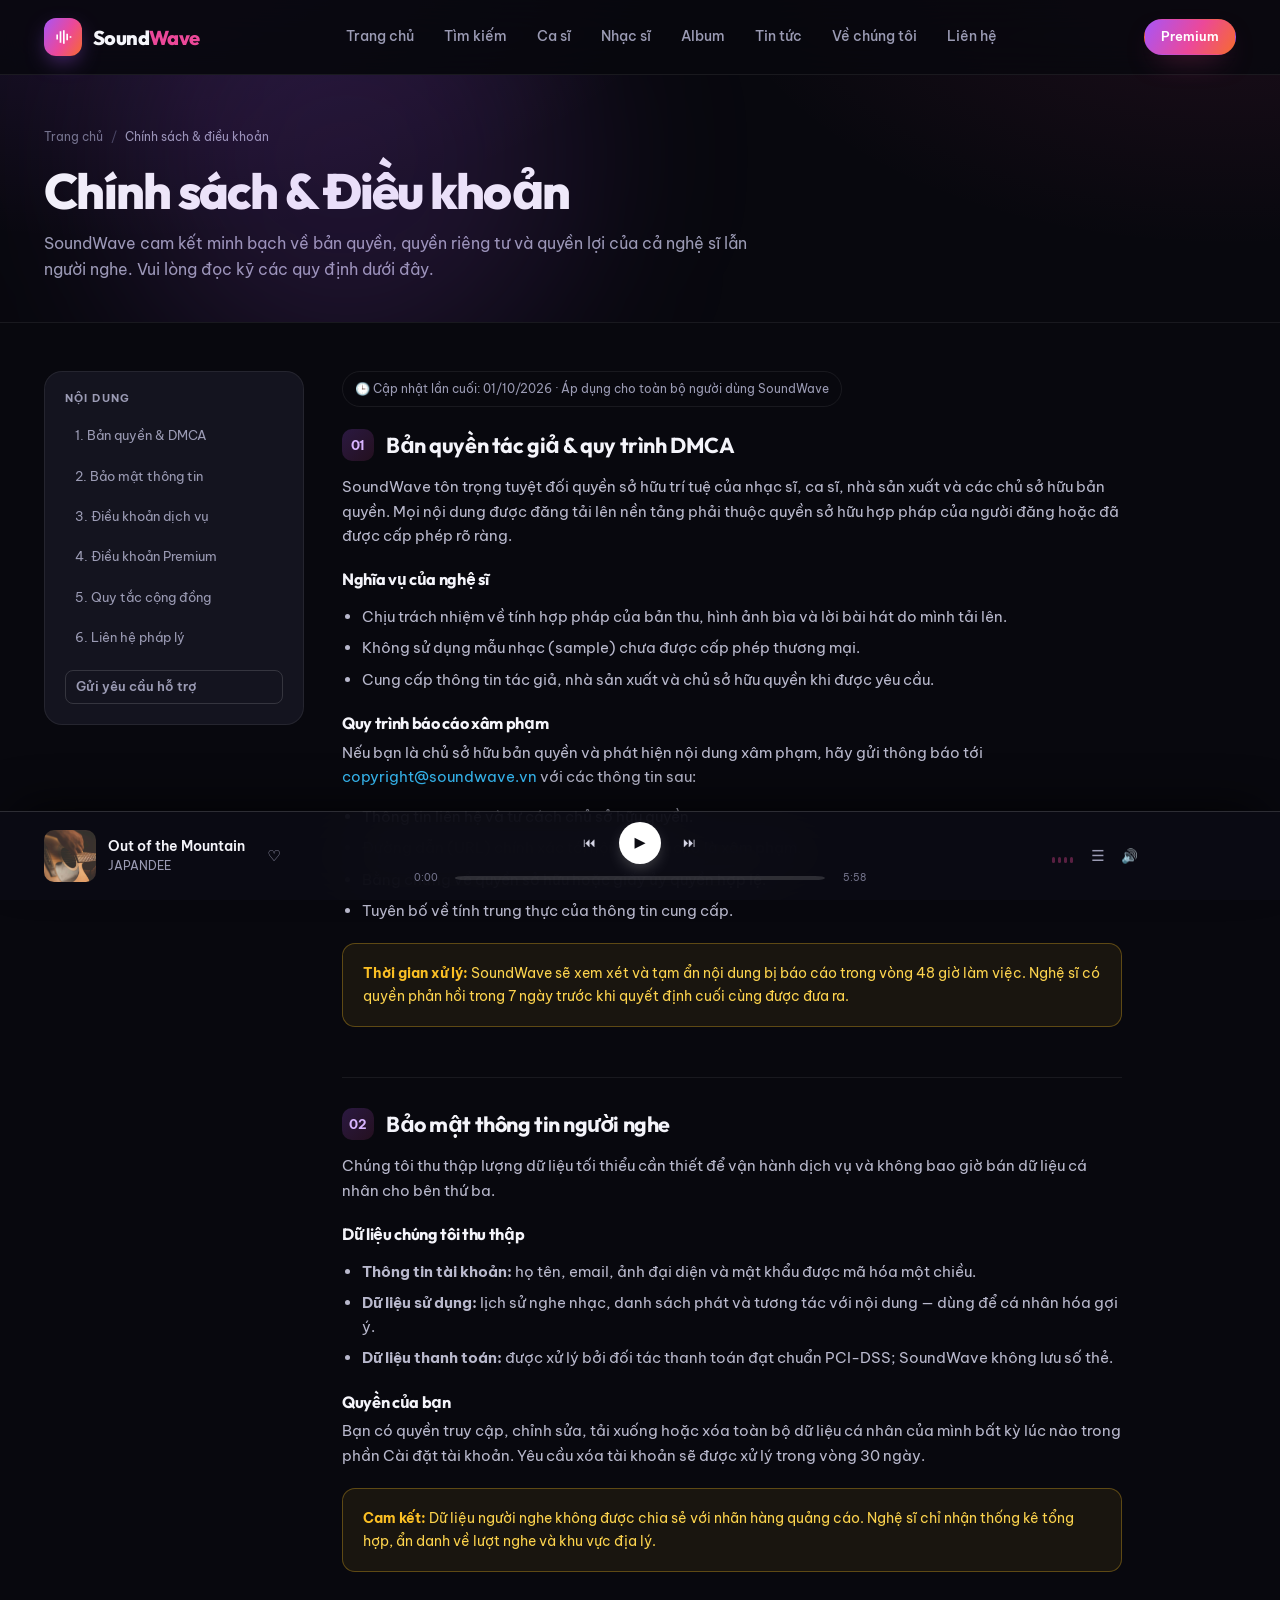
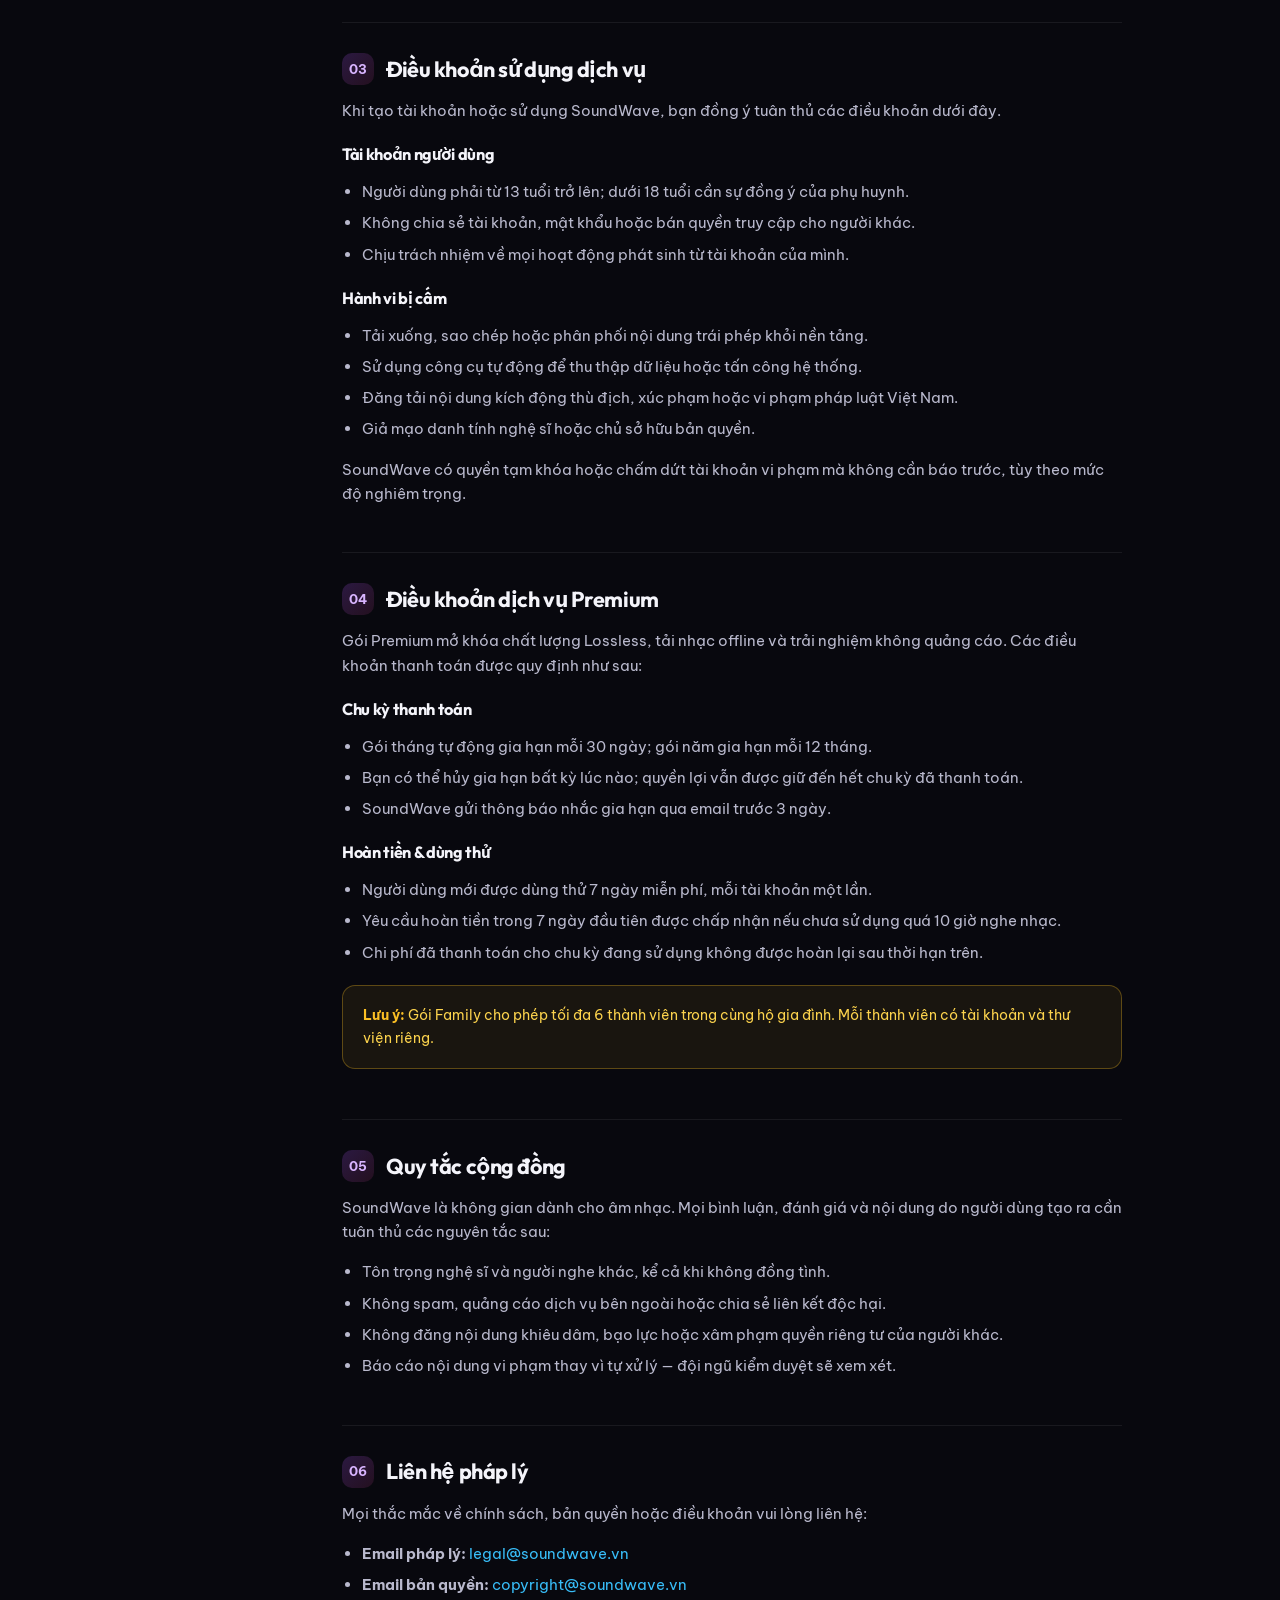
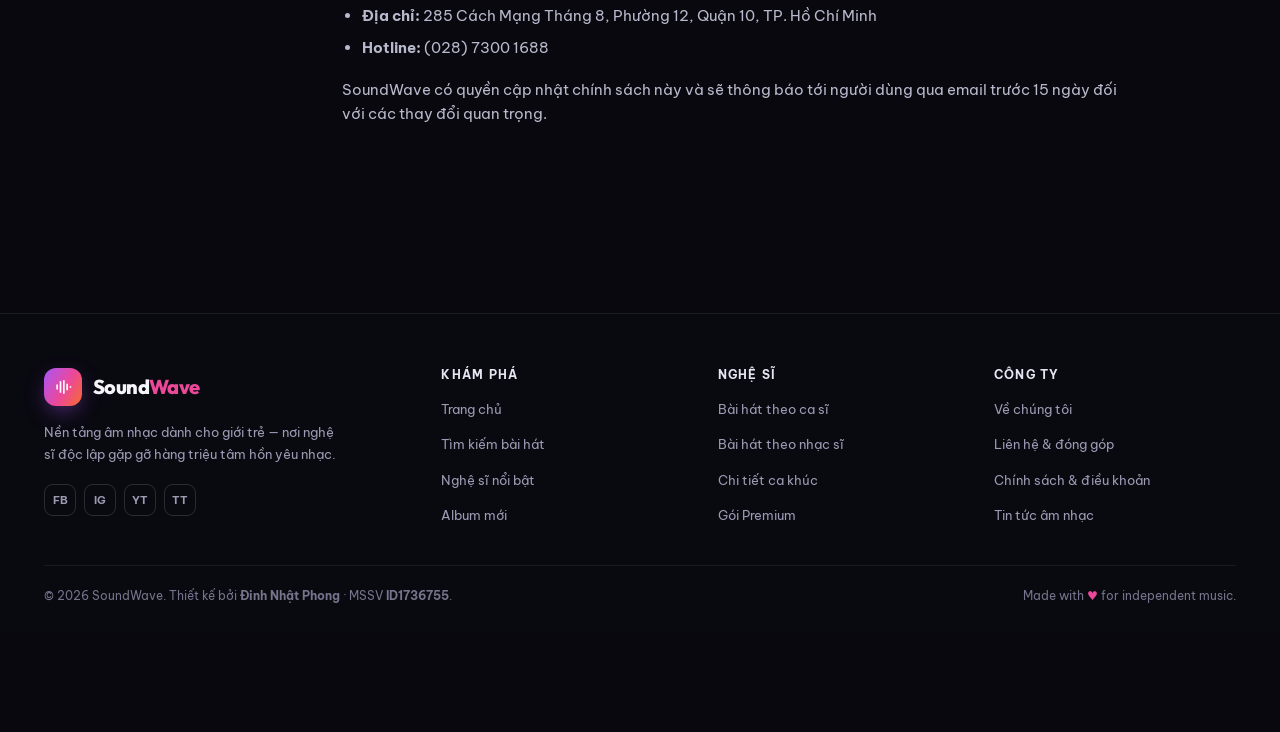
<file: policy-terms.html>
<!DOCTYPE html>
<!--
  ============================================================
  SOUNDWAVE PROJECT
  File: policy-terms.html
  Purpose: Policies and terms: DMCA, privacy, service, and Premium.

  Page structure:
    1. HEAD       — meta, favicon, fonts, CSS
    2. HEADER     — logo, navigation, Premium button, mobile menu
    3. MAIN       — page-specific content
    4. FOOTER     — links, social media, copyright
    5. PLAYER     — fixed music player at the bottom
    6. SCRIPT     — js/main.js handles interactions

  Note: This file is generated automatically from tools/build.mjs.
  For permanent changes, edit tools/build.mjs and run:
      node tools/build.mjs
  ============================================================
-->
<html lang="vi">
<head>
  <!-- ===== 1. META / SEO / PAGE TITLE ===== -->
  <meta charset="UTF-8">
  <meta name="viewport" content="width=device-width, initial-scale=1.0">
  <meta name="description" content="Chính sách bản quyền DMCA, bảo mật thông tin người nghe, điều khoản dịch vụ và điều khoản gói Premium của SoundWave.">
  <meta name="author" content="Đinh Nhật Phong — ID1736755">
  <meta name="theme-color" content="#08080e">
  <meta property="og:title" content="Chính sách & Điều khoản — SoundWave">
  <meta property="og:description" content="Chính sách bản quyền DMCA, bảo mật thông tin người nghe, điều khoản dịch vụ và điều khoản gói Premium của SoundWave.">
  <meta property="og:type" content="website">
  <title>Chính sách & Điều khoản — SoundWave</title>

  <!-- ===== 2. FAVICON, GOOGLE FONTS, CSS ===== -->
  <link rel="icon" type="image/svg+xml" href="data:image/svg+xml,%3Csvg xmlns='http://www.w3.org/2000/svg' viewBox='0 0 24 24'%3E%3Crect width='24' height='24' rx='6' fill='%23a855f7'/%3E%3Cpath d='M5 9h2v6H5zm4-4h2v14H9zm4-1h2v16h-2zm4 4h2v8h-2zm4 3h2v2h-2z' fill='white'/%3E%3C/svg%3E">
  <link rel="preconnect" href="https://fonts.googleapis.com">
  <link rel="preconnect" href="https://fonts.gstatic.com" crossorigin>
  <link href="https://fonts.googleapis.com/css2?family=Be+Vietnam+Pro:wght@400;500;600;700&family=Outfit:wght@600;700;800&display=swap" rel="stylesheet">
  <link rel="stylesheet" href="css/style.css?v=20261103">
</head>
<body>
  <!-- ===== SKIP LINK: lets keyboard users jump straight to the content ===== -->
  <a class="skip-link" href="#main">Bỏ qua tới nội dung chính</a>

  <!-- ============================================================
       HEADER / NAVBAR
       - SoundWave logo (click to return home)
       - Main menu: Home, Search, Artists, Composers, Albums, News, About, Contact
       - Premium button + mobile hamburger menu
       ============================================================ -->
  <header class="site-header">
    <div class="container nav">
      <!-- Brand logo -->
      <a class="brand" href="index.html" aria-label="SoundWave — Trang chủ">
        <span class="brand-mark"><svg viewBox="0 0 24 24" aria-hidden="true"><path d="M4 9h2v6H4V9zm4-4h2v14H8V5zm4-1h2v16h-2V4zm4 4h2v8h-2V8zm4 3h2v2h-2v-2z"/></svg></span>
        <span>Sound<em>Wave</em></span>
      </a>

      <!-- Main navigation menu -->
      <nav aria-label="Điều hướng chính">
        <ul class="nav-links" id="navLinks">
          <li><a href="index.html">Trang chủ</a></li>
          <li><a href="search.html">Tìm kiếm</a></li>
          <li><a href="artist-songs.html">Ca sĩ</a></li>
          <li><a href="composer-songs.html">Nhạc sĩ</a></li>
          <li><a href="album-songs.html">Album</a></li>
          <li><a href="detail.html">Tin tức</a></li>
          <li><a href="about.html">Về chúng tôi</a></li>
          <li><a href="contact.html">Liên hệ</a></li>
        </ul>
      </nav>

      <!-- Premium button and mobile menu toggle -->
      <div class="nav-actions">
        <a class="btn btn-primary btn-sm" href="premium.html">Premium</a>
        <button class="nav-toggle" type="button" aria-label="Mở menu" aria-controls="navLinks" aria-expanded="false">
          <span></span><span></span><span></span>
        </button>
      </div>
    </div>
  </header>

  <!-- ============================================================
       MAIN: page-specific content for policy-terms.html
       ============================================================ -->
  <main id="main">
<!-- ===== POLICY PAGE TITLE ===== -->
    <section class="page-hero" aria-labelledby="policyTitle">
      <div class="container">
        <nav aria-label="Breadcrumb">
          <ol class="breadcrumb">
            <li><a href="index.html">Trang chủ</a></li>
            <li><span aria-current="page">Chính sách & điều khoản</span></li>
          </ol>
        </nav>
        <h1 id="policyTitle">Chính sách &amp; Điều khoản</h1>
        <p class="lead">SoundWave cam kết minh bạch về bản quyền, quyền riêng tư và quyền lợi của cả nghệ sĩ lẫn người nghe. Vui lòng đọc kỹ các quy định dưới đây.</p>
      </div>
    </section>

    <!-- ===== LAYOUT: TABLE OF CONTENTS LEFT + POLICY CONTENT RIGHT ===== -->
    <div class="container policy-layout">
      <!-- Sticky table of contents for quick section jumps -->
      <aside class="toc" aria-label="Mục lục trang chính sách">
        <h3>Nội dung</h3>
        <ol>
          <li><a href="#dmca">1. Bản quyền &amp; DMCA</a></li>
          <li><a href="#privacy">2. Bảo mật thông tin</a></li>
          <li><a href="#terms">3. Điều khoản dịch vụ</a></li>
          <li><a href="#premium-terms">4. Điều khoản Premium</a></li>
          <li><a href="#community">5. Quy tắc cộng đồng</a></li>
          <li><a href="#contact-policy">6. Liên hệ pháp lý</a></li>
        </ol>
        <a class="btn btn-ghost btn-block btn-sm" href="contact.html" style="margin-top:14px">Gửi yêu cầu hỗ trợ</a>
      </aside>

      <!-- Policy content: each section has an id for the table of contents -->
      <div class="policy-body">
        <span class="policy-updated">🕒 Cập nhật lần cuối: 01/10/2026 · Áp dụng cho toàn bộ người dùng SoundWave</span>

        <section class="policy-section" id="dmca">
          <h2><span class="n">01</span> Bản quyền tác giả &amp; quy trình DMCA</h2>
          <p>SoundWave tôn trọng tuyệt đối quyền sở hữu trí tuệ của nhạc sĩ, ca sĩ, nhà sản xuất và các chủ sở hữu bản quyền. Mọi nội dung được đăng tải lên nền tảng phải thuộc quyền sở hữu hợp pháp của người đăng hoặc đã được cấp phép rõ ràng.</p>

          <h3>Nghĩa vụ của nghệ sĩ</h3>
          <ul>
            <li>Chịu trách nhiệm về tính hợp pháp của bản thu, hình ảnh bìa và lời bài hát do mình tải lên.</li>
            <li>Không sử dụng mẫu nhạc (sample) chưa được cấp phép thương mại.</li>
            <li>Cung cấp thông tin tác giả, nhà sản xuất và chủ sở hữu quyền khi được yêu cầu.</li>
          </ul>

          <h3>Quy trình báo cáo xâm phạm</h3>
          <p>Nếu bạn là chủ sở hữu bản quyền và phát hiện nội dung xâm phạm, hãy gửi thông báo tới <a href="mailto:copyright@soundwave.vn" style="color:var(--accent-3)">copyright@soundwave.vn</a> với các thông tin sau:</p>
          <ul>
            <li>Thông tin liên hệ và tư cách chủ sở hữu quyền.</li>
            <li>Đường dẫn (URL) chính xác tới nội dung bị cho là xâm phạm.</li>
            <li>Bằng chứng về quyền sở hữu hoặc giấy ủy quyền hợp lệ.</li>
            <li>Tuyên bố về tính trung thực của thông tin cung cấp.</li>
          </ul>
          <div class="callout"><strong>Thời gian xử lý:</strong> SoundWave sẽ xem xét và tạm ẩn nội dung bị báo cáo trong vòng 48 giờ làm việc. Nghệ sĩ có quyền phản hồi trong 7 ngày trước khi quyết định cuối cùng được đưa ra.</div>
        </section>

        <section class="policy-section" id="privacy">
          <h2><span class="n">02</span> Bảo mật thông tin người nghe</h2>
          <p>Chúng tôi thu thập lượng dữ liệu tối thiểu cần thiết để vận hành dịch vụ và không bao giờ bán dữ liệu cá nhân cho bên thứ ba.</p>

          <h3>Dữ liệu chúng tôi thu thập</h3>
          <ul>
            <li><strong>Thông tin tài khoản:</strong> họ tên, email, ảnh đại diện và mật khẩu được mã hóa một chiều.</li>
            <li><strong>Dữ liệu sử dụng:</strong> lịch sử nghe nhạc, danh sách phát và tương tác với nội dung — dùng để cá nhân hóa gợi ý.</li>
            <li><strong>Dữ liệu thanh toán:</strong> được xử lý bởi đối tác thanh toán đạt chuẩn PCI-DSS; SoundWave không lưu số thẻ.</li>
          </ul>

          <h3>Quyền của bạn</h3>
          <p>Bạn có quyền truy cập, chỉnh sửa, tải xuống hoặc xóa toàn bộ dữ liệu cá nhân của mình bất kỳ lúc nào trong phần Cài đặt tài khoản. Yêu cầu xóa tài khoản sẽ được xử lý trong vòng 30 ngày.</p>
          <div class="callout"><strong>Cam kết:</strong> Dữ liệu người nghe không được chia sẻ với nhãn hàng quảng cáo. Nghệ sĩ chỉ nhận thống kê tổng hợp, ẩn danh về lượt nghe và khu vực địa lý.</div>
        </section>

        <section class="policy-section" id="terms">
          <h2><span class="n">03</span> Điều khoản sử dụng dịch vụ</h2>
          <p>Khi tạo tài khoản hoặc sử dụng SoundWave, bạn đồng ý tuân thủ các điều khoản dưới đây.</p>

          <h3>Tài khoản người dùng</h3>
          <ul>
            <li>Người dùng phải từ 13 tuổi trở lên; dưới 18 tuổi cần sự đồng ý của phụ huynh.</li>
            <li>Không chia sẻ tài khoản, mật khẩu hoặc bán quyền truy cập cho người khác.</li>
            <li>Chịu trách nhiệm về mọi hoạt động phát sinh từ tài khoản của mình.</li>
          </ul>

          <h3>Hành vi bị cấm</h3>
          <ul>
            <li>Tải xuống, sao chép hoặc phân phối nội dung trái phép khỏi nền tảng.</li>
            <li>Sử dụng công cụ tự động để thu thập dữ liệu hoặc tấn công hệ thống.</li>
            <li>Đăng tải nội dung kích động thù địch, xúc phạm hoặc vi phạm pháp luật Việt Nam.</li>
            <li>Giả mạo danh tính nghệ sĩ hoặc chủ sở hữu bản quyền.</li>
          </ul>
          <p>SoundWave có quyền tạm khóa hoặc chấm dứt tài khoản vi phạm mà không cần báo trước, tùy theo mức độ nghiêm trọng.</p>
        </section>

        <section class="policy-section" id="premium-terms">
          <h2><span class="n">04</span> Điều khoản dịch vụ Premium</h2>
          <p>Gói Premium mở khóa chất lượng Lossless, tải nhạc offline và trải nghiệm không quảng cáo. Các điều khoản thanh toán được quy định như sau:</p>

          <h3>Chu kỳ thanh toán</h3>
          <ul>
            <li>Gói tháng tự động gia hạn mỗi 30 ngày; gói năm gia hạn mỗi 12 tháng.</li>
            <li>Bạn có thể hủy gia hạn bất kỳ lúc nào; quyền lợi vẫn được giữ đến hết chu kỳ đã thanh toán.</li>
            <li>SoundWave gửi thông báo nhắc gia hạn qua email trước 3 ngày.</li>
          </ul>

          <h3>Hoàn tiền &amp; dùng thử</h3>
          <ul>
            <li>Người dùng mới được dùng thử 7 ngày miễn phí, mỗi tài khoản một lần.</li>
            <li>Yêu cầu hoàn tiền trong 7 ngày đầu tiên được chấp nhận nếu chưa sử dụng quá 10 giờ nghe nhạc.</li>
            <li>Chi phí đã thanh toán cho chu kỳ đang sử dụng không được hoàn lại sau thời hạn trên.</li>
          </ul>
          <div class="callout"><strong>Lưu ý:</strong> Gói Family cho phép tối đa 6 thành viên trong cùng hộ gia đình. Mỗi thành viên có tài khoản và thư viện riêng.</div>
        </section>

        <section class="policy-section" id="community">
          <h2><span class="n">05</span> Quy tắc cộng đồng</h2>
          <p>SoundWave là không gian dành cho âm nhạc. Mọi bình luận, đánh giá và nội dung do người dùng tạo ra cần tuân thủ các nguyên tắc sau:</p>
          <ul>
            <li>Tôn trọng nghệ sĩ và người nghe khác, kể cả khi không đồng tình.</li>
            <li>Không spam, quảng cáo dịch vụ bên ngoài hoặc chia sẻ liên kết độc hại.</li>
            <li>Không đăng nội dung khiêu dâm, bạo lực hoặc xâm phạm quyền riêng tư của người khác.</li>
            <li>Báo cáo nội dung vi phạm thay vì tự xử lý — đội ngũ kiểm duyệt sẽ xem xét.</li>
          </ul>
        </section>

        <section class="policy-section" id="contact-policy">
          <h2><span class="n">06</span> Liên hệ pháp lý</h2>
          <p>Mọi thắc mắc về chính sách, bản quyền hoặc điều khoản vui lòng liên hệ:</p>
          <ul>
            <li><strong>Email pháp lý:</strong> <a href="mailto:legal@soundwave.vn" style="color:var(--accent-3)">legal@soundwave.vn</a></li>
            <li><strong>Email bản quyền:</strong> <a href="mailto:copyright@soundwave.vn" style="color:var(--accent-3)">copyright@soundwave.vn</a></li>
            <li><strong>Địa chỉ:</strong> 285 Cách Mạng Tháng 8, Phường 12, Quận 10, TP. Hồ Chí Minh</li>
            <li><strong>Hotline:</strong> (028) 7300 1688</li>
          </ul>
          <p style="margin-top:18px">SoundWave có quyền cập nhật chính sách này và sẽ thông báo tới người dùng qua email trước 15 ngày đối với các thay đổi quan trọng.</p>
        </section>
      </div>
    </div>
  </main>

  <!-- ============================================================
       SHARED FOOTER
       - Brand column + social media
       - Link columns: Discover, Artists, Company
       - Copyright line + year updated by JS
       ============================================================ -->
  <footer class="site-footer">
    <div class="container">
      <div class="footer-grid">
        <!-- Column 1: logo, description, socials -->
        <div class="footer-brand">
          <a class="brand" href="index.html">
            <span class="brand-mark"><svg viewBox="0 0 24 24" aria-hidden="true"><path d="M4 9h2v6H4V9zm4-4h2v14H8V5zm4-1h2v16h-2V4zm4 4h2v8h-2V8zm4 3h2v2h-2v-2z"/></svg></span>
            <span>Sound<em>Wave</em></span>
          </a>
          <p>Nền tảng âm nhạc dành cho giới trẻ — nơi nghệ sĩ độc lập gặp gỡ hàng triệu tâm hồn yêu nhạc.</p>
          <div class="socials">
            <a href="https://www.facebook.com/" target="_blank" rel="noopener" aria-label="FB — SoundWave trên Facebook">FB</a>
            <a href="https://www.instagram.com/" target="_blank" rel="noopener" aria-label="IG — SoundWave trên Instagram">IG</a>
            <a href="https://www.youtube.com/" target="_blank" rel="noopener" aria-label="YT — SoundWave trên YouTube">YT</a>
            <a href="https://www.tiktok.com/" target="_blank" rel="noopener" aria-label="TT — SoundWave trên TikTok">TT</a>
          </div>
        </div>

        <!-- Column 2: discover -->
        <div class="footer-col">
          <h3>Khám phá</h3>
          <ul>
            <li><a href="index.html">Trang chủ</a></li>
            <li><a href="search.html">Tìm kiếm bài hát</a></li>
            <li><a href="artist-songs.html">Nghệ sĩ nổi bật</a></li>
            <li><a href="album-songs.html">Album mới</a></li>
          </ul>
        </div>

        <!-- Column 3: artists -->
        <div class="footer-col">
          <h3>Nghệ sĩ</h3>
          <ul>
            <li><a href="artist-songs.html">Bài hát theo ca sĩ</a></li>
            <li><a href="composer-songs.html">Bài hát theo nhạc sĩ</a></li>
            <li><a href="song-detail.html">Chi tiết ca khúc</a></li>
            <li><a href="premium.html">Gói Premium</a></li>
          </ul>
        </div>

        <!-- Column 4: company -->
        <div class="footer-col">
          <h3>Công ty</h3>
          <ul>
            <li><a href="about.html">Về chúng tôi</a></li>
            <li><a href="contact.html">Liên hệ &amp; đóng góp</a></li>
            <li><a href="policy-terms.html">Chính sách &amp; điều khoản</a></li>
            <li><a href="detail.html">Tin tức âm nhạc</a></li>
          </ul>
        </div>
      </div>

      <!-- Bottom line: copyright, author, student ID -->
      <div class="footer-bottom">
        <span>© <span data-current-year>2026</span> SoundWave. Thiết kế bởi <strong>Đinh Nhật Phong</strong> · MSSV <strong>ID1736755</strong>.</span>
        <span>Made with <span class="heart">♥</span> for independent music.</span>
      </div>
    </div>
  </footer>

  <!-- ============================================================
       FIXED MUSIC PLAYER (position: fixed)
       - Left: cover art, title, artist, like button
       - Center: previous, play/pause, next, seek bar
       - Right: equalizer, queue, volume
       - The <audio> tag is hidden by CSS but plays real audio
       ============================================================ -->
  <div class="player" id="player" aria-label="Trình phát nhạc SoundWave">
    <!-- Real audio element: JS changes src when a track is selected -->
    <audio id="audioEl" preload="metadata"></audio>
    <div class="container player-inner">
      <!-- Currently playing track info -->
      <div class="player-track">
        <img class="player-cover" src="images/cover-1.jpg" alt="Ảnh bìa Out of the Mountain" width="52" height="52">
        <div class="player-meta">
          <a class="player-title" href="song-detail.html">Out of the Mountain</a>
          <span class="player-artist">JAPANDEE</span>
        </div>
        <button class="icon-btn" id="likeBtn" type="button" aria-label="Yêu thích bài hát" aria-pressed="false">♡</button>
      </div>

      <!-- Controls and progress bar -->
      <div class="player-center">
        <div class="player-controls">
          <button class="p-btn" type="button" data-skip="-1" aria-label="Bài trước">⏮</button>
          <button class="p-play" id="playBtn" type="button" aria-label="Phát nhạc" aria-pressed="false">▶</button>
          <button class="p-btn" type="button" data-skip="1" aria-label="Bài tiếp theo">⏭</button>
        </div>
        <div class="player-progress">
          <span class="time" id="currentTime">0:00</span>
          <input class="range" id="seek" type="range" min="0" max="100" value="0" step="0.1" aria-label="Tiến trình bài hát">
          <span class="time" id="duration" title="Thời lượng bài hát">5:58</span>
        </div>
      </div>

      <!-- Volume, equalizer, queue button -->
      <div class="player-extra">
        <span class="eq" aria-hidden="true"><i></i><i></i><i></i><i></i></span>
        <button class="icon-btn" type="button" aria-label="Danh sách phát">☰</button>
        <span aria-hidden="true" style="color:var(--muted);font-size:.85rem">🔊</span>
        <input class="range volume-range" id="volume" type="range" min="0" max="100" value="80" aria-label="Âm lượng" style="--progress:80%">
      </div>
    </div>
  </div>

  <!-- ===== JAVASCRIPT: mobile menu, player, search, form, pricing... ===== -->
  <script src="js/main.js?v=20261103"></script>
</body>
</html>
</file>
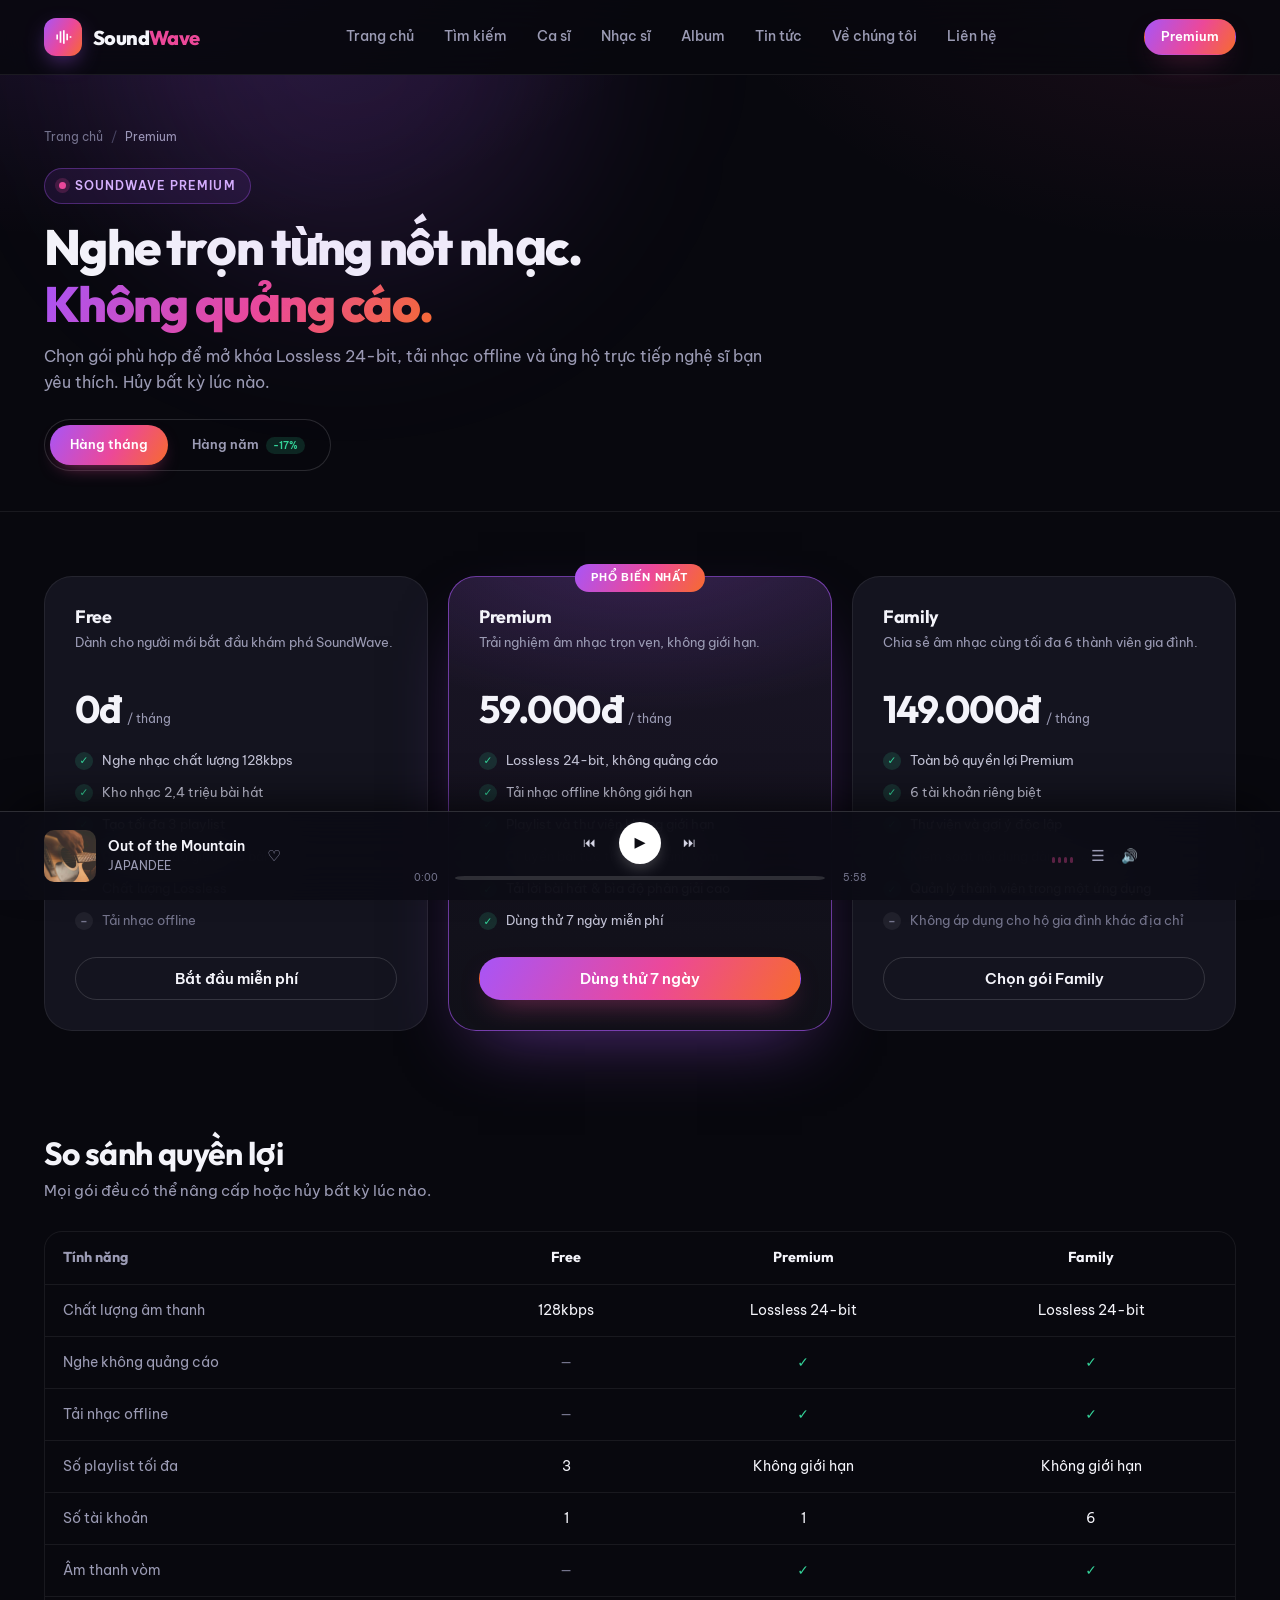
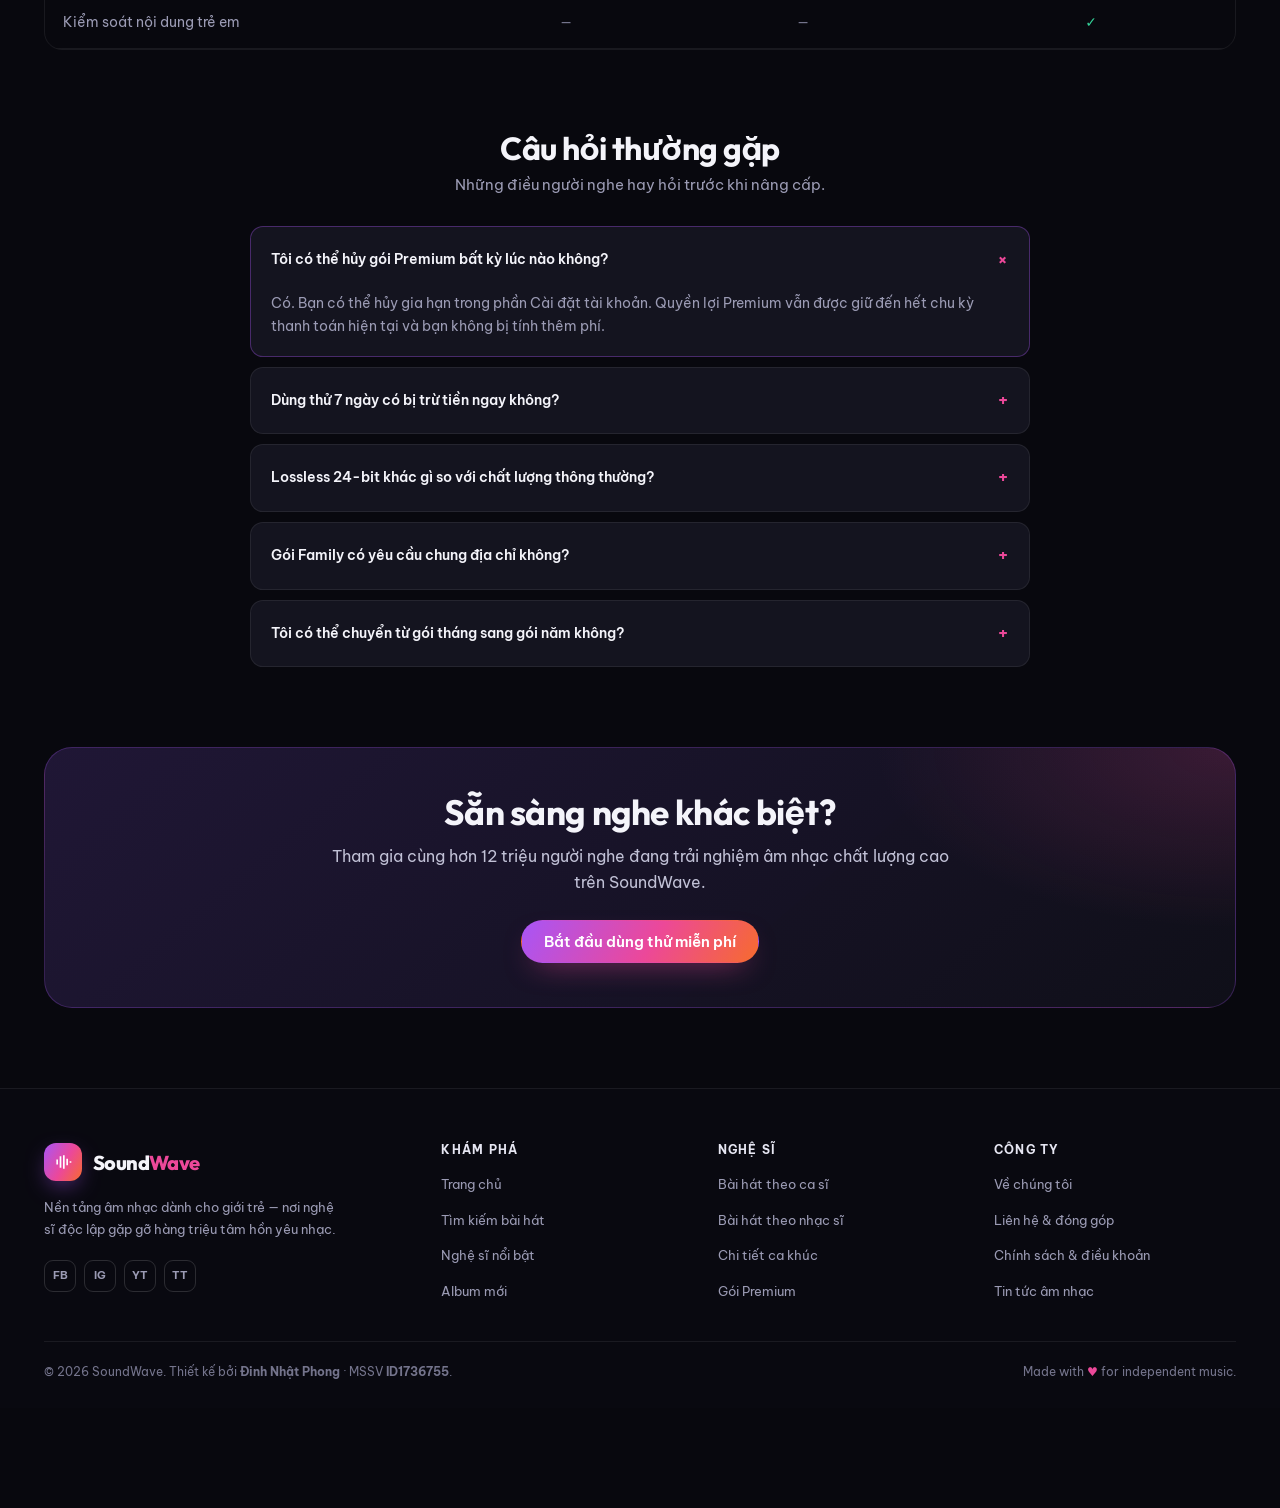
<file: premium.html>
<!DOCTYPE html>
<!--
  ============================================================
  SOUNDWAVE PROJECT
  File: premium.html
  Purpose: Premium pricing: 3 plans, feature comparison, FAQ, and CTA.

  Page structure:
    1. HEAD       — meta, favicon, fonts, CSS
    2. HEADER     — logo, navigation, Premium button, mobile menu
    3. MAIN       — page-specific content
    4. FOOTER     — links, social media, copyright
    5. PLAYER     — fixed music player at the bottom
    6. SCRIPT     — js/main.js handles interactions

  Note: This file is generated automatically from tools/build.mjs.
  For permanent changes, edit tools/build.mjs and run:
      node tools/build.mjs
  ============================================================
-->
<html lang="vi">
<head>
  <!-- ===== 1. META / SEO / PAGE TITLE ===== -->
  <meta charset="UTF-8">
  <meta name="viewport" content="width=device-width, initial-scale=1.0">
  <meta name="description" content="So sánh gói Free, Premium và Family của SoundWave. Nghe lossless 24-bit, tải nhạc offline, không quảng cáo, dùng thử 7 ngày.">
  <meta name="author" content="Đinh Nhật Phong — ID1736755">
  <meta name="theme-color" content="#08080e">
  <meta property="og:title" content="SoundWave Premium — Bảng giá & Quyền lợi">
  <meta property="og:description" content="So sánh gói Free, Premium và Family của SoundWave. Nghe lossless 24-bit, tải nhạc offline, không quảng cáo, dùng thử 7 ngày.">
  <meta property="og:type" content="website">
  <title>SoundWave Premium — Bảng giá & Quyền lợi</title>

  <!-- ===== 2. FAVICON, GOOGLE FONTS, CSS ===== -->
  <link rel="icon" type="image/svg+xml" href="data:image/svg+xml,%3Csvg xmlns='http://www.w3.org/2000/svg' viewBox='0 0 24 24'%3E%3Crect width='24' height='24' rx='6' fill='%23a855f7'/%3E%3Cpath d='M5 9h2v6H5zm4-4h2v14H9zm4-1h2v16h-2zm4 4h2v8h-2zm4 3h2v2h-2z' fill='white'/%3E%3C/svg%3E">
  <link rel="preconnect" href="https://fonts.googleapis.com">
  <link rel="preconnect" href="https://fonts.gstatic.com" crossorigin>
  <link href="https://fonts.googleapis.com/css2?family=Be+Vietnam+Pro:wght@400;500;600;700&family=Outfit:wght@600;700;800&display=swap" rel="stylesheet">
  <link rel="stylesheet" href="css/style.css?v=20261103">
</head>
<body>
  <!-- ===== SKIP LINK: lets keyboard users jump straight to the content ===== -->
  <a class="skip-link" href="#main">Bỏ qua tới nội dung chính</a>

  <!-- ============================================================
       HEADER / NAVBAR
       - SoundWave logo (click to return home)
       - Main menu: Home, Search, Artists, Composers, Albums, News, About, Contact
       - Premium button + mobile hamburger menu
       ============================================================ -->
  <header class="site-header">
    <div class="container nav">
      <!-- Brand logo -->
      <a class="brand" href="index.html" aria-label="SoundWave — Trang chủ">
        <span class="brand-mark"><svg viewBox="0 0 24 24" aria-hidden="true"><path d="M4 9h2v6H4V9zm4-4h2v14H8V5zm4-1h2v16h-2V4zm4 4h2v8h-2V8zm4 3h2v2h-2v-2z"/></svg></span>
        <span>Sound<em>Wave</em></span>
      </a>

      <!-- Main navigation menu -->
      <nav aria-label="Điều hướng chính">
        <ul class="nav-links" id="navLinks">
          <li><a href="index.html">Trang chủ</a></li>
          <li><a href="search.html">Tìm kiếm</a></li>
          <li><a href="artist-songs.html">Ca sĩ</a></li>
          <li><a href="composer-songs.html">Nhạc sĩ</a></li>
          <li><a href="album-songs.html">Album</a></li>
          <li><a href="detail.html">Tin tức</a></li>
          <li><a href="about.html">Về chúng tôi</a></li>
          <li><a href="contact.html">Liên hệ</a></li>
        </ul>
      </nav>

      <!-- Premium button and mobile menu toggle -->
      <div class="nav-actions">
        <a class="btn btn-primary btn-sm" href="premium.html">Premium</a>
        <button class="nav-toggle" type="button" aria-label="Mở menu" aria-controls="navLinks" aria-expanded="false">
          <span></span><span></span><span></span>
        </button>
      </div>
    </div>
  </header>

  <!-- ============================================================
       MAIN: page-specific content for premium.html
       ============================================================ -->
  <main id="main">
<!-- ===== PREMIUM TITLE + MONTHLY/YEARLY TOGGLE ===== -->
    <section class="page-hero" aria-labelledby="premiumTitle">
      <div class="container">
        <nav aria-label="Breadcrumb">
          <ol class="breadcrumb">
            <li><a href="index.html">Trang chủ</a></li>
            <li><span aria-current="page">Premium</span></li>
          </ol>
        </nav>
        <span class="eyebrow" style="margin-top:20px"><span class="dot"></span>SoundWave Premium</span>
        <h1 id="premiumTitle">Nghe trọn từng nốt nhạc.<br><span class="gradient-text">Không quảng cáo.</span></h1>
        <p class="lead">Chọn gói phù hợp để mở khóa Lossless 24-bit, tải nhạc offline và ủng hộ trực tiếp nghệ sĩ bạn yêu thích. Hủy bất kỳ lúc nào.</p>

        <div class="pricing-toggle" role="group" aria-label="Chọn chu kỳ thanh toán">
          <button type="button" data-plan="monthly" class="active" aria-pressed="true">Hàng tháng</button>
          <button type="button" data-plan="yearly" aria-pressed="false">Hàng năm <span class="save">-17%</span></button>
        </div>
      </div>
    </section>

    <!-- ===== PRICING: Free / Premium / Family plans ===== -->
    <section class="section" aria-label="Bảng giá">
      <div class="container">
        <!-- 3 plan cards; the middle Premium card is highlighted -->
        <div class="price-grid">
          <article class="price-card">
            <h2>Free</h2>
            <p class="price-desc">Dành cho người mới bắt đầu khám phá SoundWave.</p>
            <div class="price">
              <span class="amount" data-monthly="0đ" data-yearly="0đ">0đ</span>
              <span class="period">/ tháng</span>
            </div>
            <ul class="feature-list">
              <li>Nghe nhạc chất lượng 128kbps</li>
              <li>Kho nhạc 2,4 triệu bài hát</li>
              <li>Tạo tối đa 3 playlist</li>
              <li>Có quảng cáo giữa các bài</li>
              <li class="off">Chất lượng Lossless</li>
              <li class="off">Tải nhạc offline</li>
            </ul>
            <a class="btn btn-ghost" href="search.html">Bắt đầu miễn phí</a>
          </article>

          <article class="price-card featured">
            <span class="price-badge">Phổ biến nhất</span>
            <h2>Premium</h2>
            <p class="price-desc">Trải nghiệm âm nhạc trọn vẹn, không giới hạn.</p>
            <div class="price">
              <span class="amount" data-monthly="59.000đ" data-yearly="590.000đ">59.000đ</span>
              <span class="period">/ tháng</span>
            </div>
            <ul class="feature-list">
              <li>Lossless 24-bit, không quảng cáo</li>
              <li>Tải nhạc offline không giới hạn</li>
              <li>Playlist và thư viện không giới hạn</li>
              <li>Chuyển bài tức thì, âm thanh vòm</li>
              <li>Tải lời bài hát &amp; bìa độ phân giải cao</li>
              <li>Dùng thử 7 ngày miễn phí</li>
            </ul>
            <a class="btn btn-primary" href="contact.html">Dùng thử 7 ngày</a>
          </article>

          <article class="price-card">
            <h2>Family</h2>
            <p class="price-desc">Chia sẻ âm nhạc cùng tối đa 6 thành viên gia đình.</p>
            <div class="price">
              <span class="amount" data-monthly="149.000đ" data-yearly="1.490.000đ">149.000đ</span>
              <span class="period">/ tháng</span>
            </div>
            <ul class="feature-list">
              <li>Toàn bộ quyền lợi Premium</li>
              <li>6 tài khoản riêng biệt</li>
              <li>Thư viện và gợi ý độc lập</li>
              <li>Kiểm soát nội dung dành cho trẻ em</li>
              <li>Quản lý thành viên trong một ứng dụng</li>
              <li class="off">Không áp dụng cho hộ gia đình khác địa chỉ</li>
            </ul>
            <a class="btn btn-ghost" href="contact.html">Chọn gói Family</a>
          </article>
        </div>
      </div>
    </section>

    <!-- ===== PLAN FEATURE COMPARISON TABLE ===== -->
    <section class="section section-tight" aria-labelledby="compareTitle">
      <div class="container">
        <div class="section-head">
          <div>
            <h2 id="compareTitle">So sánh quyền lợi</h2>
            <p>Mọi gói đều có thể nâng cấp hoặc hủy bất kỳ lúc nào.</p>
          </div>
        </div>
        <!-- Comparison table: horizontal scroll on mobile -->
        <div class="compare-wrap">
          <table class="compare-table">
            <thead>
              <tr>
                <th scope="col">Tính năng</th>
                <th scope="col">Free</th>
                <th scope="col">Premium</th>
                <th scope="col">Family</th>
              </tr>
            </thead>
            <tbody>
              <tr><td>Chất lượng âm thanh</td><td>128kbps</td><td>Lossless 24-bit</td><td>Lossless 24-bit</td></tr>
              <tr><td>Nghe không quảng cáo</td><td class="no">—</td><td class="yes">✓</td><td class="yes">✓</td></tr>
              <tr><td>Tải nhạc offline</td><td class="no">—</td><td class="yes">✓</td><td class="yes">✓</td></tr>
              <tr><td>Số playlist tối đa</td><td>3</td><td>Không giới hạn</td><td>Không giới hạn</td></tr>
              <tr><td>Số tài khoản</td><td>1</td><td>1</td><td>6</td></tr>
              <tr><td>Âm thanh vòm</td><td class="no">—</td><td class="yes">✓</td><td class="yes">✓</td></tr>
              <tr><td>Kiểm soát nội dung trẻ em</td><td class="no">—</td><td class="no">—</td><td class="yes">✓</td></tr>
            </tbody>
          </table>
        </div>
      </div>
    </section>

    <!-- ===== FAQ: uses details/summary for open/close ===== -->
    <section class="section section-tight" aria-labelledby="faqTitle">
      <div class="container">
        <div class="section-head" style="justify-content:center;text-align:center">
          <div>
            <h2 id="faqTitle">Câu hỏi thường gặp</h2>
            <p>Những điều người nghe hay hỏi trước khi nâng cấp.</p>
          </div>
        </div>
        <!-- Frequently asked questions -->
        <div class="faq">
          <details open>
            <summary>Tôi có thể hủy gói Premium bất kỳ lúc nào không?</summary>
            <p>Có. Bạn có thể hủy gia hạn trong phần Cài đặt tài khoản. Quyền lợi Premium vẫn được giữ đến hết chu kỳ thanh toán hiện tại và bạn không bị tính thêm phí.</p>
          </details>
          <details>
            <summary>Dùng thử 7 ngày có bị trừ tiền ngay không?</summary>
            <p>Không. SoundWave chỉ bắt đầu tính phí sau khi kết thúc 7 ngày dùng thử. Bạn có thể hủy trước thời hạn để tránh bị trừ tiền.</p>
          </details>
          <details>
            <summary>Lossless 24-bit khác gì so với chất lượng thông thường?</summary>
            <p>Lossless 24-bit giữ nguyên toàn bộ dữ liệu âm thanh gốc từ bản thu, cho dải động rộng hơn và chi tiết nhạc cụ rõ hơn đáng kể so với định dạng nén 128kbps.</p>
          </details>
          <details>
            <summary>Gói Family có yêu cầu chung địa chỉ không?</summary>
            <p>Có. Gói Family dành cho các thành viên sống cùng hộ gia đình. SoundWave có thể yêu cầu xác minh địa chỉ trong một số trường hợp.</p>
          </details>
          <details>
            <summary>Tôi có thể chuyển từ gói tháng sang gói năm không?</summary>
            <p>Hoàn toàn được. Khi nâng cấp, số tiền chưa dùng của gói tháng sẽ được quy đổi thành tín dụng cho gói năm tiếp theo.</p>
          </details>
        </div>
      </div>
    </section>

    <!-- ===== CLOSING CTA: trial signup ===== -->
    <section class="section section-tight" aria-label="Kêu gọi nâng cấp">
      <div class="container">
        <div class="mission" style="text-align:center;grid-template-columns:1fr;padding:44px 30px">
          <div>
            <h2 style="font-size:clamp(1.6rem,3vw,2.2rem);margin-bottom:10px">Sẵn sàng nghe khác biệt?</h2>
            <p style="max-width:620px;margin:0 auto 24px">Tham gia cùng hơn 12 triệu người nghe đang trải nghiệm âm nhạc chất lượng cao trên SoundWave.</p>
            <a class="btn btn-primary" href="contact.html">Bắt đầu dùng thử miễn phí</a>
          </div>
        </div>
      </div>
    </section>
  </main>

  <!-- ============================================================
       SHARED FOOTER
       - Brand column + social media
       - Link columns: Discover, Artists, Company
       - Copyright line + year updated by JS
       ============================================================ -->
  <footer class="site-footer">
    <div class="container">
      <div class="footer-grid">
        <!-- Column 1: logo, description, socials -->
        <div class="footer-brand">
          <a class="brand" href="index.html">
            <span class="brand-mark"><svg viewBox="0 0 24 24" aria-hidden="true"><path d="M4 9h2v6H4V9zm4-4h2v14H8V5zm4-1h2v16h-2V4zm4 4h2v8h-2V8zm4 3h2v2h-2v-2z"/></svg></span>
            <span>Sound<em>Wave</em></span>
          </a>
          <p>Nền tảng âm nhạc dành cho giới trẻ — nơi nghệ sĩ độc lập gặp gỡ hàng triệu tâm hồn yêu nhạc.</p>
          <div class="socials">
            <a href="https://www.facebook.com/" target="_blank" rel="noopener" aria-label="FB — SoundWave trên Facebook">FB</a>
            <a href="https://www.instagram.com/" target="_blank" rel="noopener" aria-label="IG — SoundWave trên Instagram">IG</a>
            <a href="https://www.youtube.com/" target="_blank" rel="noopener" aria-label="YT — SoundWave trên YouTube">YT</a>
            <a href="https://www.tiktok.com/" target="_blank" rel="noopener" aria-label="TT — SoundWave trên TikTok">TT</a>
          </div>
        </div>

        <!-- Column 2: discover -->
        <div class="footer-col">
          <h3>Khám phá</h3>
          <ul>
            <li><a href="index.html">Trang chủ</a></li>
            <li><a href="search.html">Tìm kiếm bài hát</a></li>
            <li><a href="artist-songs.html">Nghệ sĩ nổi bật</a></li>
            <li><a href="album-songs.html">Album mới</a></li>
          </ul>
        </div>

        <!-- Column 3: artists -->
        <div class="footer-col">
          <h3>Nghệ sĩ</h3>
          <ul>
            <li><a href="artist-songs.html">Bài hát theo ca sĩ</a></li>
            <li><a href="composer-songs.html">Bài hát theo nhạc sĩ</a></li>
            <li><a href="song-detail.html">Chi tiết ca khúc</a></li>
            <li><a href="premium.html">Gói Premium</a></li>
          </ul>
        </div>

        <!-- Column 4: company -->
        <div class="footer-col">
          <h3>Công ty</h3>
          <ul>
            <li><a href="about.html">Về chúng tôi</a></li>
            <li><a href="contact.html">Liên hệ &amp; đóng góp</a></li>
            <li><a href="policy-terms.html">Chính sách &amp; điều khoản</a></li>
            <li><a href="detail.html">Tin tức âm nhạc</a></li>
          </ul>
        </div>
      </div>

      <!-- Bottom line: copyright, author, student ID -->
      <div class="footer-bottom">
        <span>© <span data-current-year>2026</span> SoundWave. Thiết kế bởi <strong>Đinh Nhật Phong</strong> · MSSV <strong>ID1736755</strong>.</span>
        <span>Made with <span class="heart">♥</span> for independent music.</span>
      </div>
    </div>
  </footer>

  <!-- ============================================================
       FIXED MUSIC PLAYER (position: fixed)
       - Left: cover art, title, artist, like button
       - Center: previous, play/pause, next, seek bar
       - Right: equalizer, queue, volume
       - The <audio> tag is hidden by CSS but plays real audio
       ============================================================ -->
  <div class="player" id="player" aria-label="Trình phát nhạc SoundWave">
    <!-- Real audio element: JS changes src when a track is selected -->
    <audio id="audioEl" preload="metadata"></audio>
    <div class="container player-inner">
      <!-- Currently playing track info -->
      <div class="player-track">
        <img class="player-cover" src="images/cover-1.jpg" alt="Ảnh bìa Out of the Mountain" width="52" height="52">
        <div class="player-meta">
          <a class="player-title" href="song-detail.html">Out of the Mountain</a>
          <span class="player-artist">JAPANDEE</span>
        </div>
        <button class="icon-btn" id="likeBtn" type="button" aria-label="Yêu thích bài hát" aria-pressed="false">♡</button>
      </div>

      <!-- Controls and progress bar -->
      <div class="player-center">
        <div class="player-controls">
          <button class="p-btn" type="button" data-skip="-1" aria-label="Bài trước">⏮</button>
          <button class="p-play" id="playBtn" type="button" aria-label="Phát nhạc" aria-pressed="false">▶</button>
          <button class="p-btn" type="button" data-skip="1" aria-label="Bài tiếp theo">⏭</button>
        </div>
        <div class="player-progress">
          <span class="time" id="currentTime">0:00</span>
          <input class="range" id="seek" type="range" min="0" max="100" value="0" step="0.1" aria-label="Tiến trình bài hát">
          <span class="time" id="duration" title="Thời lượng bài hát">5:58</span>
        </div>
      </div>

      <!-- Volume, equalizer, queue button -->
      <div class="player-extra">
        <span class="eq" aria-hidden="true"><i></i><i></i><i></i><i></i></span>
        <button class="icon-btn" type="button" aria-label="Danh sách phát">☰</button>
        <span aria-hidden="true" style="color:var(--muted);font-size:.85rem">🔊</span>
        <input class="range volume-range" id="volume" type="range" min="0" max="100" value="80" aria-label="Âm lượng" style="--progress:80%">
      </div>
    </div>
  </div>

  <!-- ===== JAVASCRIPT: mobile menu, player, search, form, pricing... ===== -->
  <script src="js/main.js?v=20261103"></script>
</body>
</html>
</file>
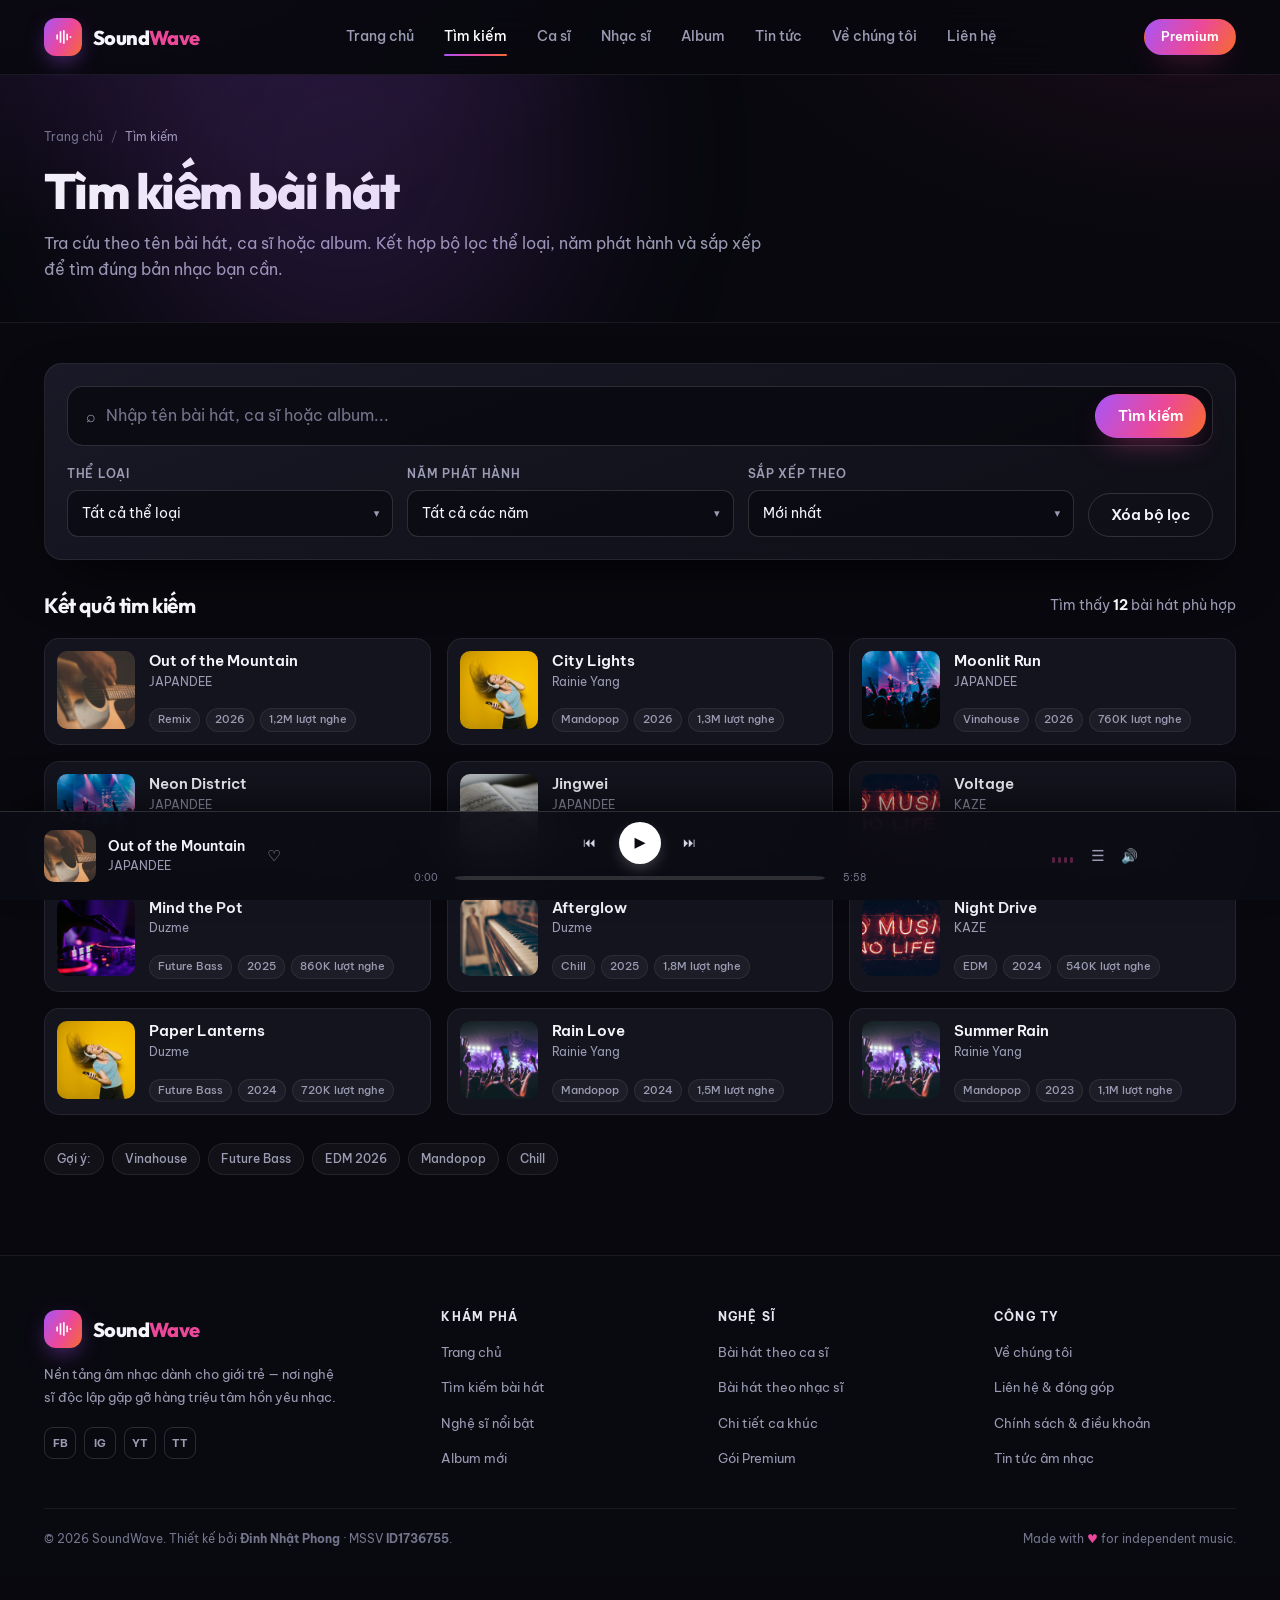
<file: search.html>
<!DOCTYPE html>
<!--
  ============================================================
  SOUNDWAVE PROJECT
  File: search.html
  Purpose: Song search: keyword, genre/year filters, sorting, and results grid.

  Page structure:
    1. HEAD       — meta, favicon, fonts, CSS
    2. HEADER     — logo, navigation, Premium button, mobile menu
    3. MAIN       — page-specific content
    4. FOOTER     — links, social media, copyright
    5. PLAYER     — fixed music player at the bottom
    6. SCRIPT     — js/main.js handles interactions

  Note: This file is generated automatically from tools/build.mjs.
  For permanent changes, edit tools/build.mjs and run:
      node tools/build.mjs
  ============================================================
-->
<html lang="vi">
<head>
  <!-- ===== 1. META / SEO / PAGE TITLE ===== -->
  <meta charset="UTF-8">
  <meta name="viewport" content="width=device-width, initial-scale=1.0">
  <meta name="description" content="Tìm kiếm bài hát trên SoundWave theo tên, ca sĩ, thể loại và năm phát hành. Bộ lọc nâng cao và sắp xếp thông minh.">
  <meta name="author" content="Đinh Nhật Phong — ID1736755">
  <meta name="theme-color" content="#08080e">
  <meta property="og:title" content="Tìm kiếm bài hát — SoundWave">
  <meta property="og:description" content="Tìm kiếm bài hát trên SoundWave theo tên, ca sĩ, thể loại và năm phát hành. Bộ lọc nâng cao và sắp xếp thông minh.">
  <meta property="og:type" content="website">
  <title>Tìm kiếm bài hát — SoundWave</title>

  <!-- ===== 2. FAVICON, GOOGLE FONTS, CSS ===== -->
  <link rel="icon" type="image/svg+xml" href="data:image/svg+xml,%3Csvg xmlns='http://www.w3.org/2000/svg' viewBox='0 0 24 24'%3E%3Crect width='24' height='24' rx='6' fill='%23a855f7'/%3E%3Cpath d='M5 9h2v6H5zm4-4h2v14H9zm4-1h2v16h-2zm4 4h2v8h-2zm4 3h2v2h-2z' fill='white'/%3E%3C/svg%3E">
  <link rel="preconnect" href="https://fonts.googleapis.com">
  <link rel="preconnect" href="https://fonts.gstatic.com" crossorigin>
  <link href="https://fonts.googleapis.com/css2?family=Be+Vietnam+Pro:wght@400;500;600;700&family=Outfit:wght@600;700;800&display=swap" rel="stylesheet">
  <link rel="stylesheet" href="css/style.css?v=20261103">
</head>
<body>
  <!-- ===== SKIP LINK: lets keyboard users jump straight to the content ===== -->
  <a class="skip-link" href="#main">Bỏ qua tới nội dung chính</a>

  <!-- ============================================================
       HEADER / NAVBAR
       - SoundWave logo (click to return home)
       - Main menu: Home, Search, Artists, Composers, Albums, News, About, Contact
       - Premium button + mobile hamburger menu
       ============================================================ -->
  <header class="site-header">
    <div class="container nav">
      <!-- Brand logo -->
      <a class="brand" href="index.html" aria-label="SoundWave — Trang chủ">
        <span class="brand-mark"><svg viewBox="0 0 24 24" aria-hidden="true"><path d="M4 9h2v6H4V9zm4-4h2v14H8V5zm4-1h2v16h-2V4zm4 4h2v8h-2V8zm4 3h2v2h-2v-2z"/></svg></span>
        <span>Sound<em>Wave</em></span>
      </a>

      <!-- Main navigation menu -->
      <nav aria-label="Điều hướng chính">
        <ul class="nav-links" id="navLinks">
          <li><a href="index.html">Trang chủ</a></li>
          <li><a href="search.html" class="active" aria-current="page">Tìm kiếm</a></li>
          <li><a href="artist-songs.html">Ca sĩ</a></li>
          <li><a href="composer-songs.html">Nhạc sĩ</a></li>
          <li><a href="album-songs.html">Album</a></li>
          <li><a href="detail.html">Tin tức</a></li>
          <li><a href="about.html">Về chúng tôi</a></li>
          <li><a href="contact.html">Liên hệ</a></li>
        </ul>
      </nav>

      <!-- Premium button and mobile menu toggle -->
      <div class="nav-actions">
        <a class="btn btn-primary btn-sm" href="premium.html">Premium</a>
        <button class="nav-toggle" type="button" aria-label="Mở menu" aria-controls="navLinks" aria-expanded="false">
          <span></span><span></span><span></span>
        </button>
      </div>
    </div>
  </header>

  <!-- ============================================================
       MAIN: page-specific content for search.html
       ============================================================ -->
  <main id="main">
<!-- ===== SEARCH PAGE TITLE ===== -->
    <section class="page-hero" aria-labelledby="searchTitle">
      <div class="container">
        <nav aria-label="Breadcrumb">
          <ol class="breadcrumb">
            <li><a href="index.html">Trang chủ</a></li>
            <li><span aria-current="page">Tìm kiếm</span></li>
          </ol>
        </nav>
        <h1 id="searchTitle">Tìm kiếm bài hát</h1>
        <p class="lead">Tra cứu theo tên bài hát, ca sĩ hoặc album. Kết hợp bộ lọc thể loại, năm phát hành và sắp xếp để tìm đúng bản nhạc bạn cần.</p>
      </div>
    </section>

    <!-- ===== SEARCH AREA: filter form + results list ===== -->
    <section class="section section-tight" aria-label="Bộ lọc tìm kiếm">
      <div class="container">
        <!-- Search form: keyword, genre, year, sort, reset -->
        <form class="search-panel" id="searchForm" role="search" aria-label="Tìm kiếm bài hát nâng cao">
          <div class="search-bar">
            <span class="search-icon" aria-hidden="true">⌕</span>
            <label class="visually-hidden" for="songSearch" hidden>Từ khóa tìm kiếm</label>
            <input type="search" id="songSearch" name="q" placeholder="Nhập tên bài hát, ca sĩ hoặc album..." aria-label="Từ khóa tìm kiếm bài hát" autocomplete="off">
            <button class="btn btn-primary" type="submit">Tìm kiếm</button>
          </div>

          <div class="search-filters">
            <div>
              <label class="field-label" for="genreFilter">Thể loại</label>
              <div class="select-wrap">
                <select id="genreFilter" name="genre">
                  <option value="">Tất cả thể loại</option>
                  <option value="Vinahouse">Vinahouse</option>
                  <option value="Future Bass">Future Bass</option>
                  <option value="EDM">EDM</option>
                  <option value="Mandopop">Mandopop</option>
                  <option value="Remix">Remix</option>
                  <option value="Chill">Chill</option>
                </select>
              </div>
            </div>

            <div>
              <label class="field-label" for="yearFilter">Năm phát hành</label>
              <div class="select-wrap">
                <select id="yearFilter" name="year">
                  <option value="">Tất cả các năm</option>
                  <option value="2026">2026</option>
                  <option value="2025">2025</option>
                  <option value="2024">2024</option>
                  <option value="2023">2023</option>
                </select>
              </div>
            </div>

            <div>
              <label class="field-label" for="sortFilter">Sắp xếp theo</label>
              <div class="select-wrap">
                <select id="sortFilter" name="sort">
                  <option value="newest">Mới nhất</option>
                  <option value="views">Nghe nhiều nhất</option>
                  <option value="title">Tên A → Z</option>
                </select>
              </div>
            </div>

            <button class="btn btn-ghost" type="reset">Xóa bộ lọc</button>
          </div>
        </form>

        <!-- Results heading + result count (updated by JS) -->
        <div class="search-results-head">
          <h2>Kết quả tìm kiếm</h2>
          <span class="result-count" id="resultCount" aria-live="polite">Tìm thấy <strong>12</strong> bài hát phù hợp</span>
        </div>

        <!-- Results grid: each card has data-* attributes for JS filtering and sorting -->
        <div class="result-grid" id="resultGrid">
          <article class="result-card" data-title="Out of the Mountain" data-artist="JAPANDEE" data-album="Neon District" data-genre="Remix" data-year="2026" data-views="1200000" data-date="20260912">
            <img src="images/cover-1.jpg" alt="Ảnh bìa Out of the Mountain" width="78" height="78" loading="lazy">
            <div class="rc-body">
              <h3><a href="song-detail.html">Out of the Mountain</a></h3>
              <p class="rc-artist"><a href="artist-songs.html">JAPANDEE</a></p>
              <div class="rc-meta">
                <span class="chip">Remix</span>
                <span class="chip">2026</span>
                <span class="chip">1,2M lượt nghe</span>
              </div>
            </div>
          </article>
          <article class="result-card" data-title="Mind the Pot" data-artist="Duzme" data-album="Paper Lanterns" data-genre="Future Bass" data-year="2025" data-views="860000" data-date="20250821">
            <img src="images/cover-2.jpg" alt="Ảnh bìa Mind the Pot" width="78" height="78" loading="lazy">
            <div class="rc-body">
              <h3><a href="song-detail.html">Mind the Pot</a></h3>
              <p class="rc-artist"><a href="artist-songs.html">Duzme</a></p>
              <div class="rc-meta">
                <span class="chip">Future Bass</span>
                <span class="chip">2025</span>
                <span class="chip">860K lượt nghe</span>
              </div>
            </div>
          </article>
          <article class="result-card" data-title="Rain Love" data-artist="Rainie Yang" data-album="After the Rain" data-genre="Mandopop" data-year="2024" data-views="1500000" data-date="20240610">
            <img src="images/cover-3.jpg" alt="Ảnh bìa Rain Love" width="78" height="78" loading="lazy">
            <div class="rc-body">
              <h3><a href="song-detail.html">Rain Love</a></h3>
              <p class="rc-artist"><a href="artist-songs.html">Rainie Yang</a></p>
              <div class="rc-meta">
                <span class="chip">Mandopop</span>
                <span class="chip">2024</span>
                <span class="chip">1,5M lượt nghe</span>
              </div>
            </div>
          </article>
          <article class="result-card" data-title="Night Drive" data-artist="KAZE" data-album="Voltage" data-genre="EDM" data-year="2024" data-views="540000" data-date="20241105">
            <img src="images/cover-4.jpg" alt="Ảnh bìa Night Drive" width="78" height="78" loading="lazy">
            <div class="rc-body">
              <h3><a href="song-detail.html">Night Drive</a></h3>
              <p class="rc-artist"><a href="artist-songs.html">KAZE</a></p>
              <div class="rc-meta">
                <span class="chip">EDM</span>
                <span class="chip">2024</span>
                <span class="chip">540K lượt nghe</span>
              </div>
            </div>
          </article>
          <article class="result-card" data-title="Neon District" data-artist="JAPANDEE" data-album="Neon District" data-genre="Vinahouse" data-year="2026" data-views="2100000" data-date="20260118">
            <img src="images/cover-5.jpg" alt="Ảnh bìa Neon District" width="78" height="78" loading="lazy">
            <div class="rc-body">
              <h3><a href="song-detail.html">Neon District</a></h3>
              <p class="rc-artist"><a href="artist-songs.html">JAPANDEE</a></p>
              <div class="rc-meta">
                <span class="chip">Vinahouse</span>
                <span class="chip">2026</span>
                <span class="chip">2,1M lượt nghe</span>
              </div>
            </div>
          </article>
          <article class="result-card" data-title="Jingwei" data-artist="JAPANDEE" data-album="Neon District" data-genre="EDM" data-year="2025" data-views="980000" data-date="20250912">
            <img src="images/cover-6.jpg" alt="Ảnh bìa Jingwei" width="78" height="78" loading="lazy">
            <div class="rc-body">
              <h3><a href="song-detail.html">Jingwei</a></h3>
              <p class="rc-artist"><a href="artist-songs.html">JAPANDEE</a></p>
              <div class="rc-meta">
                <span class="chip">EDM</span>
                <span class="chip">2025</span>
                <span class="chip">980K lượt nghe</span>
              </div>
            </div>
          </article>
          <article class="result-card" data-title="Paper Lanterns" data-artist="Duzme" data-album="Paper Lanterns" data-genre="Future Bass" data-year="2024" data-views="720000" data-date="20240715">
            <img src="images/cover-7.jpg" alt="Ảnh bìa Paper Lanterns" width="78" height="78" loading="lazy">
            <div class="rc-body">
              <h3><a href="song-detail.html">Paper Lanterns</a></h3>
              <p class="rc-artist"><a href="artist-songs.html">Duzme</a></p>
              <div class="rc-meta">
                <span class="chip">Future Bass</span>
                <span class="chip">2024</span>
                <span class="chip">720K lượt nghe</span>
              </div>
            </div>
          </article>
          <article class="result-card" data-title="Afterglow" data-artist="Duzme" data-album="Paper Lanterns" data-genre="Chill" data-year="2025" data-views="1800000" data-date="20250301">
            <img src="images/cover-8.jpg" alt="Ảnh bìa Afterglow" width="78" height="78" loading="lazy">
            <div class="rc-body">
              <h3><a href="song-detail.html">Afterglow</a></h3>
              <p class="rc-artist"><a href="artist-songs.html">Duzme</a></p>
              <div class="rc-meta">
                <span class="chip">Chill</span>
                <span class="chip">2025</span>
                <span class="chip">1,8M lượt nghe</span>
              </div>
            </div>
          </article>
          <article class="result-card" data-title="Voltage" data-artist="KAZE" data-album="Voltage" data-genre="EDM" data-year="2025" data-views="430000" data-date="20250822">
            <img src="images/cover-4.jpg" alt="Ảnh bìa Voltage" width="78" height="78" loading="lazy">
            <div class="rc-body">
              <h3><a href="song-detail.html">Voltage</a></h3>
              <p class="rc-artist"><a href="artist-songs.html">KAZE</a></p>
              <div class="rc-meta">
                <span class="chip">EDM</span>
                <span class="chip">2025</span>
                <span class="chip">430K lượt nghe</span>
              </div>
            </div>
          </article>
          <article class="result-card" data-title="Summer Rain" data-artist="Rainie Yang" data-album="After the Rain" data-genre="Mandopop" data-year="2023" data-views="1100000" data-date="20231201">
            <img src="images/cover-3.jpg" alt="Ảnh bìa Summer Rain" width="78" height="78" loading="lazy">
            <div class="rc-body">
              <h3><a href="song-detail.html">Summer Rain</a></h3>
              <p class="rc-artist"><a href="artist-songs.html">Rainie Yang</a></p>
              <div class="rc-meta">
                <span class="chip">Mandopop</span>
                <span class="chip">2023</span>
                <span class="chip">1,1M lượt nghe</span>
              </div>
            </div>
          </article>
          <article class="result-card" data-title="City Lights" data-artist="Rainie Yang" data-album="After the Rain" data-genre="Mandopop" data-year="2026" data-views="1300000" data-date="20260412">
            <img src="images/cover-7.jpg" alt="Ảnh bìa City Lights" width="78" height="78" loading="lazy">
            <div class="rc-body">
              <h3><a href="song-detail.html">City Lights</a></h3>
              <p class="rc-artist"><a href="artist-songs.html">Rainie Yang</a></p>
              <div class="rc-meta">
                <span class="chip">Mandopop</span>
                <span class="chip">2026</span>
                <span class="chip">1,3M lượt nghe</span>
              </div>
            </div>
          </article>
          <article class="result-card" data-title="Moonlit Run" data-artist="JAPANDEE" data-album="Neon District" data-genre="Vinahouse" data-year="2026" data-views="760000" data-date="20260214">
            <img src="images/cover-5.jpg" alt="Ảnh bìa Moonlit Run" width="78" height="78" loading="lazy">
            <div class="rc-body">
              <h3><a href="song-detail.html">Moonlit Run</a></h3>
              <p class="rc-artist"><a href="artist-songs.html">JAPANDEE</a></p>
              <div class="rc-meta">
                <span class="chip">Vinahouse</span>
                <span class="chip">2026</span>
                <span class="chip">760K lượt nghe</span>
              </div>
            </div>
          </article>
        </div>

        <div class="empty-state" id="emptyState">
          <span class="empty-icon" aria-hidden="true">🎧</span>
          <strong>Không tìm thấy bài hát phù hợp</strong>
          <p>Thử từ khóa khác hoặc xóa bớt bộ lọc để xem toàn bộ kho nhạc.</p>
        </div>

        <!-- Quick search suggestions -->
        <div class="chip-row" style="margin-top:28px" aria-label="Gợi ý tìm kiếm">
          <span class="chip">Gợi ý:</span>
          <a class="chip" href="search.html">Vinahouse</a>
          <a class="chip" href="search.html">Future Bass</a>
          <a class="chip" href="search.html">EDM 2026</a>
          <a class="chip" href="search.html">Mandopop</a>
          <a class="chip" href="search.html">Chill</a>
        </div>
      </div>
    </section>
  </main>

  <!-- ============================================================
       SHARED FOOTER
       - Brand column + social media
       - Link columns: Discover, Artists, Company
       - Copyright line + year updated by JS
       ============================================================ -->
  <footer class="site-footer">
    <div class="container">
      <div class="footer-grid">
        <!-- Column 1: logo, description, socials -->
        <div class="footer-brand">
          <a class="brand" href="index.html">
            <span class="brand-mark"><svg viewBox="0 0 24 24" aria-hidden="true"><path d="M4 9h2v6H4V9zm4-4h2v14H8V5zm4-1h2v16h-2V4zm4 4h2v8h-2V8zm4 3h2v2h-2v-2z"/></svg></span>
            <span>Sound<em>Wave</em></span>
          </a>
          <p>Nền tảng âm nhạc dành cho giới trẻ — nơi nghệ sĩ độc lập gặp gỡ hàng triệu tâm hồn yêu nhạc.</p>
          <div class="socials">
            <a href="https://www.facebook.com/" target="_blank" rel="noopener" aria-label="FB — SoundWave trên Facebook">FB</a>
            <a href="https://www.instagram.com/" target="_blank" rel="noopener" aria-label="IG — SoundWave trên Instagram">IG</a>
            <a href="https://www.youtube.com/" target="_blank" rel="noopener" aria-label="YT — SoundWave trên YouTube">YT</a>
            <a href="https://www.tiktok.com/" target="_blank" rel="noopener" aria-label="TT — SoundWave trên TikTok">TT</a>
          </div>
        </div>

        <!-- Column 2: discover -->
        <div class="footer-col">
          <h3>Khám phá</h3>
          <ul>
            <li><a href="index.html">Trang chủ</a></li>
            <li><a href="search.html">Tìm kiếm bài hát</a></li>
            <li><a href="artist-songs.html">Nghệ sĩ nổi bật</a></li>
            <li><a href="album-songs.html">Album mới</a></li>
          </ul>
        </div>

        <!-- Column 3: artists -->
        <div class="footer-col">
          <h3>Nghệ sĩ</h3>
          <ul>
            <li><a href="artist-songs.html">Bài hát theo ca sĩ</a></li>
            <li><a href="composer-songs.html">Bài hát theo nhạc sĩ</a></li>
            <li><a href="song-detail.html">Chi tiết ca khúc</a></li>
            <li><a href="premium.html">Gói Premium</a></li>
          </ul>
        </div>

        <!-- Column 4: company -->
        <div class="footer-col">
          <h3>Công ty</h3>
          <ul>
            <li><a href="about.html">Về chúng tôi</a></li>
            <li><a href="contact.html">Liên hệ &amp; đóng góp</a></li>
            <li><a href="policy-terms.html">Chính sách &amp; điều khoản</a></li>
            <li><a href="detail.html">Tin tức âm nhạc</a></li>
          </ul>
        </div>
      </div>

      <!-- Bottom line: copyright, author, student ID -->
      <div class="footer-bottom">
        <span>© <span data-current-year>2026</span> SoundWave. Thiết kế bởi <strong>Đinh Nhật Phong</strong> · MSSV <strong>ID1736755</strong>.</span>
        <span>Made with <span class="heart">♥</span> for independent music.</span>
      </div>
    </div>
  </footer>

  <!-- ============================================================
       FIXED MUSIC PLAYER (position: fixed)
       - Left: cover art, title, artist, like button
       - Center: previous, play/pause, next, seek bar
       - Right: equalizer, queue, volume
       - The <audio> tag is hidden by CSS but plays real audio
       ============================================================ -->
  <div class="player" id="player" aria-label="Trình phát nhạc SoundWave">
    <!-- Real audio element: JS changes src when a track is selected -->
    <audio id="audioEl" preload="metadata"></audio>
    <div class="container player-inner">
      <!-- Currently playing track info -->
      <div class="player-track">
        <img class="player-cover" src="images/cover-1.jpg" alt="Ảnh bìa Out of the Mountain" width="52" height="52">
        <div class="player-meta">
          <a class="player-title" href="song-detail.html">Out of the Mountain</a>
          <span class="player-artist">JAPANDEE</span>
        </div>
        <button class="icon-btn" id="likeBtn" type="button" aria-label="Yêu thích bài hát" aria-pressed="false">♡</button>
      </div>

      <!-- Controls and progress bar -->
      <div class="player-center">
        <div class="player-controls">
          <button class="p-btn" type="button" data-skip="-1" aria-label="Bài trước">⏮</button>
          <button class="p-play" id="playBtn" type="button" aria-label="Phát nhạc" aria-pressed="false">▶</button>
          <button class="p-btn" type="button" data-skip="1" aria-label="Bài tiếp theo">⏭</button>
        </div>
        <div class="player-progress">
          <span class="time" id="currentTime">0:00</span>
          <input class="range" id="seek" type="range" min="0" max="100" value="0" step="0.1" aria-label="Tiến trình bài hát">
          <span class="time" id="duration" title="Thời lượng bài hát">5:58</span>
        </div>
      </div>

      <!-- Volume, equalizer, queue button -->
      <div class="player-extra">
        <span class="eq" aria-hidden="true"><i></i><i></i><i></i><i></i></span>
        <button class="icon-btn" type="button" aria-label="Danh sách phát">☰</button>
        <span aria-hidden="true" style="color:var(--muted);font-size:.85rem">🔊</span>
        <input class="range volume-range" id="volume" type="range" min="0" max="100" value="80" aria-label="Âm lượng" style="--progress:80%">
      </div>
    </div>
  </div>

  <!-- ===== JAVASCRIPT: mobile menu, player, search, form, pricing... ===== -->
  <script src="js/main.js?v=20261103"></script>
</body>
</html>
</file>
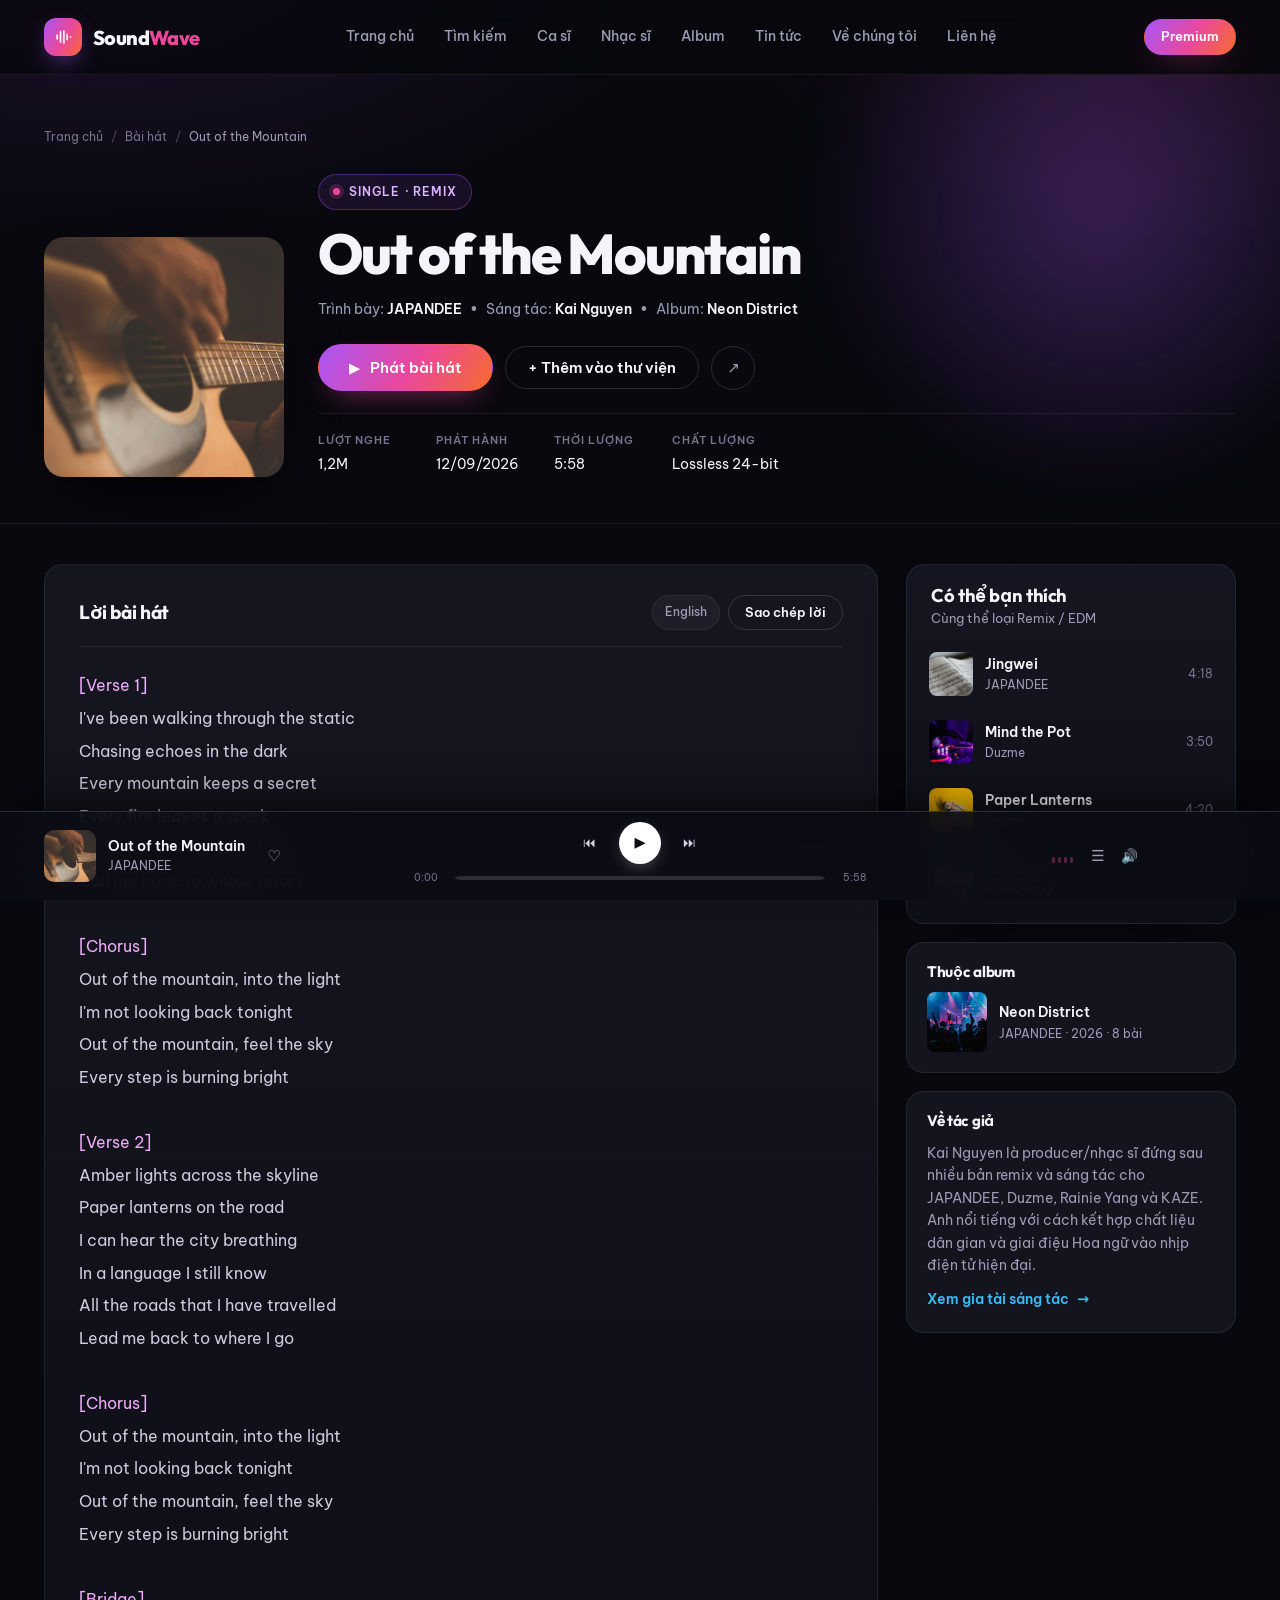
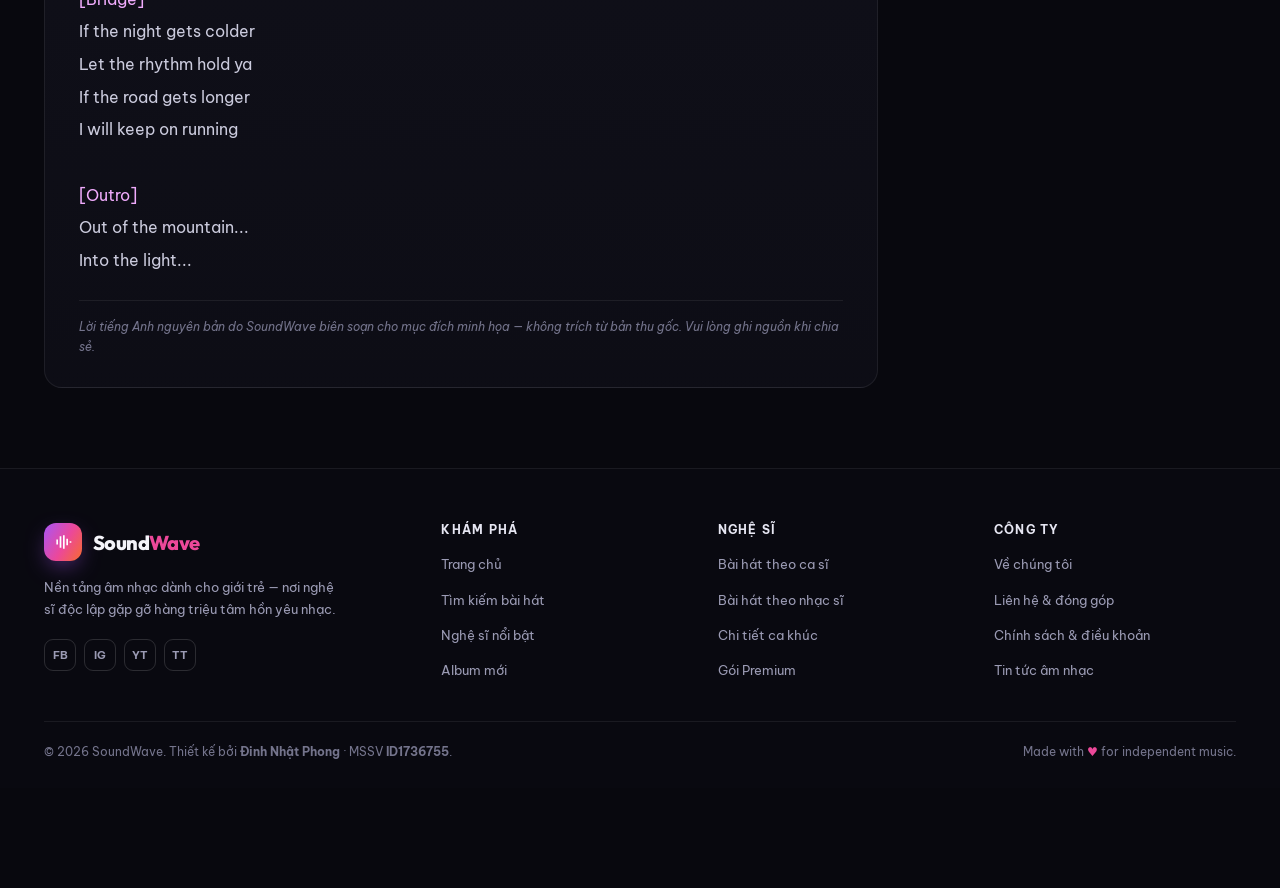
<file: song-detail.html>
<!DOCTYPE html>
<!--
  ============================================================
  SOUNDWAVE PROJECT
  File: song-detail.html
  Purpose: Song detail: banner, metadata, play button, lyrics, and suggestions.

  Page structure:
    1. HEAD       — meta, favicon, fonts, CSS
    2. HEADER     — logo, navigation, Premium button, mobile menu
    3. MAIN       — page-specific content
    4. FOOTER     — links, social media, copyright
    5. PLAYER     — fixed music player at the bottom
    6. SCRIPT     — js/main.js handles interactions

  Note: This file is generated automatically from tools/build.mjs.
  For permanent changes, edit tools/build.mjs and run:
      node tools/build.mjs
  ============================================================
-->
<html lang="vi">
<head>
  <!-- ===== 1. META / SEO / PAGE TITLE ===== -->
  <meta charset="UTF-8">
  <meta name="viewport" content="width=device-width, initial-scale=1.0">
  <meta name="description" content="Chi tiết ca khúc Out of the Mountain của JAPANDEE: lời bài hát, thông tin sáng tác, album Neon District và danh sách bài hát gợi ý.">
  <meta name="author" content="Đinh Nhật Phong — ID1736755">
  <meta name="theme-color" content="#08080e">
  <meta property="og:title" content="Out of the Mountain — JAPANDEE | SoundWave">
  <meta property="og:description" content="Chi tiết ca khúc Out of the Mountain của JAPANDEE: lời bài hát, thông tin sáng tác, album Neon District và danh sách bài hát gợi ý.">
  <meta property="og:type" content="website">
  <title>Out of the Mountain — JAPANDEE | SoundWave</title>

  <!-- ===== 2. FAVICON, GOOGLE FONTS, CSS ===== -->
  <link rel="icon" type="image/svg+xml" href="data:image/svg+xml,%3Csvg xmlns='http://www.w3.org/2000/svg' viewBox='0 0 24 24'%3E%3Crect width='24' height='24' rx='6' fill='%23a855f7'/%3E%3Cpath d='M5 9h2v6H5zm4-4h2v14H9zm4-1h2v16h-2zm4 4h2v8h-2zm4 3h2v2h-2z' fill='white'/%3E%3C/svg%3E">
  <link rel="preconnect" href="https://fonts.googleapis.com">
  <link rel="preconnect" href="https://fonts.gstatic.com" crossorigin>
  <link href="https://fonts.googleapis.com/css2?family=Be+Vietnam+Pro:wght@400;500;600;700&family=Outfit:wght@600;700;800&display=swap" rel="stylesheet">
  <link rel="stylesheet" href="css/style.css?v=20261103">
</head>
<body>
  <!-- ===== SKIP LINK: lets keyboard users jump straight to the content ===== -->
  <a class="skip-link" href="#main">Bỏ qua tới nội dung chính</a>

  <!-- ============================================================
       HEADER / NAVBAR
       - SoundWave logo (click to return home)
       - Main menu: Home, Search, Artists, Composers, Albums, News, About, Contact
       - Premium button + mobile hamburger menu
       ============================================================ -->
  <header class="site-header">
    <div class="container nav">
      <!-- Brand logo -->
      <a class="brand" href="index.html" aria-label="SoundWave — Trang chủ">
        <span class="brand-mark"><svg viewBox="0 0 24 24" aria-hidden="true"><path d="M4 9h2v6H4V9zm4-4h2v14H8V5zm4-1h2v16h-2V4zm4 4h2v8h-2V8zm4 3h2v2h-2v-2z"/></svg></span>
        <span>Sound<em>Wave</em></span>
      </a>

      <!-- Main navigation menu -->
      <nav aria-label="Điều hướng chính">
        <ul class="nav-links" id="navLinks">
          <li><a href="index.html">Trang chủ</a></li>
          <li><a href="search.html">Tìm kiếm</a></li>
          <li><a href="artist-songs.html">Ca sĩ</a></li>
          <li><a href="composer-songs.html">Nhạc sĩ</a></li>
          <li><a href="album-songs.html">Album</a></li>
          <li><a href="detail.html">Tin tức</a></li>
          <li><a href="about.html">Về chúng tôi</a></li>
          <li><a href="contact.html">Liên hệ</a></li>
        </ul>
      </nav>

      <!-- Premium button and mobile menu toggle -->
      <div class="nav-actions">
        <a class="btn btn-primary btn-sm" href="premium.html">Premium</a>
        <button class="nav-toggle" type="button" aria-label="Mở menu" aria-controls="navLinks" aria-expanded="false">
          <span></span><span></span><span></span>
        </button>
      </div>
    </div>
  </header>

  <!-- ============================================================
       MAIN: page-specific content for song-detail.html
       ============================================================ -->
  <main id="main">
<!-- ===== SONG BANNER: cover, title, artist, composer, album, play button ===== -->
    <section class="song-hero" aria-labelledby="songTitle">
      <div class="container">
        <nav aria-label="Breadcrumb">
          <ol class="breadcrumb">
            <li><a href="index.html">Trang chủ</a></li>
            <li><a href="search.html">Bài hát</a></li>
            <li><span aria-current="page">Out of the Mountain</span></li>
          </ol>
        </nav>
        <div class="song-hero-inner" style="margin-top:26px">
          <img class="song-cover" src="images/cover-1.jpg" alt="Ảnh bìa ca khúc Out of the Mountain" width="240" height="240">
          <!-- Song details: title, artist, composer, album -->
          <div class="song-hero-info">
            <span class="eyebrow"><span class="dot"></span>Single · Remix</span>
            <h1 id="songTitle">Out of the Mountain</h1>
            <p class="song-byline">
              <span>Trình bày: <a href="artist-songs.html">JAPANDEE</a></span>
              <span aria-hidden="true">•</span>
              <span>Sáng tác: <a href="composer-songs.html">Kai Nguyen</a></span>
              <span aria-hidden="true">•</span>
              <span>Album: <a href="album-songs.html">Neon District</a></span>
            </p>

            <!-- Action buttons: play, save to library, share -->
            <div class="song-actions">
              <button class="btn btn-primary btn-play" id="songPlayBtn" type="button" data-play data-title="Out of the Mountain" data-artist="JAPANDEE" data-cover="images/cover-1.jpg" data-duration="358">
                <span aria-hidden="true">▶</span> Phát bài hát
              </button>
              <button class="btn btn-ghost follow-btn" type="button" aria-pressed="false">+ Thêm vào thư viện</button>
              <button class="icon-btn" type="button" data-share aria-label="Chia sẻ bài hát" style="border:1px solid var(--line-strong);width:44px;height:44px;border-radius:50%">↗</button>
            </div>

            <!-- Stats: plays, release date, duration, quality -->
            <dl class="meta-list">
              <div><dt>Lượt nghe</dt><dd>1,2M</dd></div>
              <div><dt>Phát hành</dt><dd>12/09/2026</dd></div>
              <div><dt>Thời lượng</dt><dd>5:58</dd></div>
              <div><dt>Chất lượng</dt><dd>Lossless 24-bit</dd></div>
            </dl>
          </div>
        </div>
      </div>
    </section>

    <!-- ===== LYRICS + SUGGESTION SIDEBAR ===== -->
    <section class="section section-tight" aria-label="Lời bài hát và gợi ý">
      <div class="container content-grid">
        <!-- Lyrics block: heading, copy button, lyrics text -->
        <article class="lyrics-card" aria-labelledby="lyricsTitle">
          <div class="lyrics-head">
            <h2 id="lyricsTitle">Lời bài hát</h2>
            <div class="chip-row">
              <span class="chip">English</span>
              <button class="btn btn-ghost btn-sm" type="button" data-copy-lyrics>Sao chép lời</button>
            </div>
          </div>

          <div class="lyrics"><span class="chorus">[Verse 1]</span>
I've been walking through the static
Chasing echoes in the dark
Every mountain keeps a secret
Every fire leaves a spark
All the voices in the distance
Call me back to where I start

<span class="chorus">[Chorus]</span>
Out of the mountain, into the light
I'm not looking back tonight
Out of the mountain, feel the sky
Every step is burning bright

<span class="chorus">[Verse 2]</span>
Amber lights across the skyline
Paper lanterns on the road
I can hear the city breathing
In a language I still know
All the roads that I have travelled
Lead me back to where I go

<span class="chorus">[Chorus]</span>
Out of the mountain, into the light
I'm not looking back tonight
Out of the mountain, feel the sky
Every step is burning bright

<span class="chorus">[Bridge]</span>
If the night gets colder
Let the rhythm hold ya
If the road gets longer
I will keep on running

<span class="chorus">[Outro]</span>
Out of the mountain...
Into the light...
          </div>

          <p class="lyrics-note">Lời tiếng Anh nguyên bản do SoundWave biên soạn cho mục đích minh họa — không trích từ bản thu gốc. Vui lòng ghi nguồn khi chia sẻ.</p>
        </article>

        <!-- Sidebar: suggested songs, album, composer info -->
        <aside class="sidebar" aria-label="Thông tin bổ sung">
          <section class="panel" aria-labelledby="suggestTitle">
            <div class="panel-head">
              <div>
                <h2 id="suggestTitle">Có thể bạn thích</h2>
                <p>Cùng thể loại Remix / EDM</p>
              </div>
            </div>
            <ul class="list-stack">
              <li><a class="list-item" href="song-detail.html">
                <img src="images/cover-6.jpg" alt="Ảnh bìa Jingwei" width="44" height="44" loading="lazy">
                <span class="li-text"><strong>Jingwei</strong><span>JAPANDEE</span></span>
                <span class="li-dur">4:18</span>
              </a></li>
              <li><a class="list-item" href="song-detail.html">
                <img src="images/cover-2.jpg" alt="Ảnh bìa Mind the Pot" width="44" height="44" loading="lazy">
                <span class="li-text"><strong>Mind the Pot</strong><span>Duzme</span></span>
                <span class="li-dur">3:50</span>
              </a></li>
              <li><a class="list-item" href="song-detail.html">
                <img src="images/cover-7.jpg" alt="Ảnh bìa Paper Lanterns" width="44" height="44" loading="lazy">
                <span class="li-text"><strong>Paper Lanterns</strong><span>Duzme</span></span>
                <span class="li-dur">4:20</span>
              </a></li>
              <li><a class="list-item" href="song-detail.html">
                <img src="images/cover-3.jpg" alt="Ảnh bìa Rain Love" width="44" height="44" loading="lazy">
                <span class="li-text"><strong>Rain Love</strong><span>Rainie Yang</span></span>
                <span class="li-dur">3:17</span>
              </a></li>
            </ul>
          </section>

          <section class="sidebar-card" aria-labelledby="albumCardTitle">
            <h3 id="albumCardTitle">Thuộc album</h3>
            <a class="list-item" href="album-songs.html" style="padding:0">
              <img src="images/cover-5.jpg" alt="Ảnh bìa album Neon District" width="60" height="60" style="width:60px;height:60px" loading="lazy">
              <span class="li-text"><strong>Neon District</strong><span>JAPANDEE · 2026 · 8 bài</span></span>
            </a>
          </section>

          <section class="sidebar-card" aria-labelledby="composerCardTitle">
            <h3 id="composerCardTitle">Về tác giả</h3>
            <p>Kai Nguyen là producer/nhạc sĩ đứng sau nhiều bản remix và sáng tác cho JAPANDEE, Duzme, Rainie Yang và KAZE. Anh nổi tiếng với cách kết hợp chất liệu dân gian và giai điệu Hoa ngữ vào nhịp điện tử hiện đại.</p>
            <a class="link-arrow" href="composer-songs.html" style="margin-top:12px">Xem gia tài sáng tác <span aria-hidden="true">→</span></a>
          </section>
        </aside>
      </div>
    </section>
  </main>

  <!-- ============================================================
       SHARED FOOTER
       - Brand column + social media
       - Link columns: Discover, Artists, Company
       - Copyright line + year updated by JS
       ============================================================ -->
  <footer class="site-footer">
    <div class="container">
      <div class="footer-grid">
        <!-- Column 1: logo, description, socials -->
        <div class="footer-brand">
          <a class="brand" href="index.html">
            <span class="brand-mark"><svg viewBox="0 0 24 24" aria-hidden="true"><path d="M4 9h2v6H4V9zm4-4h2v14H8V5zm4-1h2v16h-2V4zm4 4h2v8h-2V8zm4 3h2v2h-2v-2z"/></svg></span>
            <span>Sound<em>Wave</em></span>
          </a>
          <p>Nền tảng âm nhạc dành cho giới trẻ — nơi nghệ sĩ độc lập gặp gỡ hàng triệu tâm hồn yêu nhạc.</p>
          <div class="socials">
            <a href="https://www.facebook.com/" target="_blank" rel="noopener" aria-label="FB — SoundWave trên Facebook">FB</a>
            <a href="https://www.instagram.com/" target="_blank" rel="noopener" aria-label="IG — SoundWave trên Instagram">IG</a>
            <a href="https://www.youtube.com/" target="_blank" rel="noopener" aria-label="YT — SoundWave trên YouTube">YT</a>
            <a href="https://www.tiktok.com/" target="_blank" rel="noopener" aria-label="TT — SoundWave trên TikTok">TT</a>
          </div>
        </div>

        <!-- Column 2: discover -->
        <div class="footer-col">
          <h3>Khám phá</h3>
          <ul>
            <li><a href="index.html">Trang chủ</a></li>
            <li><a href="search.html">Tìm kiếm bài hát</a></li>
            <li><a href="artist-songs.html">Nghệ sĩ nổi bật</a></li>
            <li><a href="album-songs.html">Album mới</a></li>
          </ul>
        </div>

        <!-- Column 3: artists -->
        <div class="footer-col">
          <h3>Nghệ sĩ</h3>
          <ul>
            <li><a href="artist-songs.html">Bài hát theo ca sĩ</a></li>
            <li><a href="composer-songs.html">Bài hát theo nhạc sĩ</a></li>
            <li><a href="song-detail.html">Chi tiết ca khúc</a></li>
            <li><a href="premium.html">Gói Premium</a></li>
          </ul>
        </div>

        <!-- Column 4: company -->
        <div class="footer-col">
          <h3>Công ty</h3>
          <ul>
            <li><a href="about.html">Về chúng tôi</a></li>
            <li><a href="contact.html">Liên hệ &amp; đóng góp</a></li>
            <li><a href="policy-terms.html">Chính sách &amp; điều khoản</a></li>
            <li><a href="detail.html">Tin tức âm nhạc</a></li>
          </ul>
        </div>
      </div>

      <!-- Bottom line: copyright, author, student ID -->
      <div class="footer-bottom">
        <span>© <span data-current-year>2026</span> SoundWave. Thiết kế bởi <strong>Đinh Nhật Phong</strong> · MSSV <strong>ID1736755</strong>.</span>
        <span>Made with <span class="heart">♥</span> for independent music.</span>
      </div>
    </div>
  </footer>

  <!-- ============================================================
       FIXED MUSIC PLAYER (position: fixed)
       - Left: cover art, title, artist, like button
       - Center: previous, play/pause, next, seek bar
       - Right: equalizer, queue, volume
       - The <audio> tag is hidden by CSS but plays real audio
       ============================================================ -->
  <div class="player" id="player" aria-label="Trình phát nhạc SoundWave">
    <!-- Real audio element: JS changes src when a track is selected -->
    <audio id="audioEl" preload="metadata"></audio>
    <div class="container player-inner">
      <!-- Currently playing track info -->
      <div class="player-track">
        <img class="player-cover" src="images/cover-1.jpg" alt="Ảnh bìa Out of the Mountain" width="52" height="52">
        <div class="player-meta">
          <a class="player-title" href="song-detail.html">Out of the Mountain</a>
          <span class="player-artist">JAPANDEE</span>
        </div>
        <button class="icon-btn" id="likeBtn" type="button" aria-label="Yêu thích bài hát" aria-pressed="false">♡</button>
      </div>

      <!-- Controls and progress bar -->
      <div class="player-center">
        <div class="player-controls">
          <button class="p-btn" type="button" data-skip="-1" aria-label="Bài trước">⏮</button>
          <button class="p-play" id="playBtn" type="button" aria-label="Phát nhạc" aria-pressed="false">▶</button>
          <button class="p-btn" type="button" data-skip="1" aria-label="Bài tiếp theo">⏭</button>
        </div>
        <div class="player-progress">
          <span class="time" id="currentTime">0:00</span>
          <input class="range" id="seek" type="range" min="0" max="100" value="0" step="0.1" aria-label="Tiến trình bài hát">
          <span class="time" id="duration" title="Thời lượng bài hát">5:58</span>
        </div>
      </div>

      <!-- Volume, equalizer, queue button -->
      <div class="player-extra">
        <span class="eq" aria-hidden="true"><i></i><i></i><i></i><i></i></span>
        <button class="icon-btn" type="button" aria-label="Danh sách phát">☰</button>
        <span aria-hidden="true" style="color:var(--muted);font-size:.85rem">🔊</span>
        <input class="range volume-range" id="volume" type="range" min="0" max="100" value="80" aria-label="Âm lượng" style="--progress:80%">
      </div>
    </div>
  </div>

  <!-- ===== JAVASCRIPT: mobile menu, player, search, form, pricing... ===== -->
  <script src="js/main.js?v=20261103"></script>
</body>
</html>
</file>
<file: css/style.css>
/* =========================================================
   SoundWave — Music Platform
   Author: Dinh Nhat Phong (ID1736755)
   ========================================================= */

/* ---------- 1. Design tokens ---------- */
:root {
  --bg: #08080e;
  --bg-elev: #0f0f18;
  --surface: #14141f;
  --surface-2: #1b1b29;
  --surface-3: #232333;
  --line: rgba(255, 255, 255, 0.07);
  --line-strong: rgba(255, 255, 255, 0.14);
  --text: #f4f4fa;
  --muted: #9b9bb4;
  --muted-2: #74748c;
  --accent: #a855f7;
  --accent-2: #ec4899;
  --accent-3: #38bdf8;
  --success: #34d399;
  --warning: #fbbf24;
  --gradient: linear-gradient(120deg, #a855f7 0%, #ec4899 55%, #f97316 110%);
  --gradient-soft: linear-gradient(135deg, rgba(168, 85, 247, 0.22), rgba(236, 72, 153, 0.12));
  --shadow: 0 24px 60px -20px rgba(0, 0, 0, 0.75);
  --glow: 0 10px 40px -10px rgba(168, 85, 247, 0.55);
  --radius: 18px;
  --radius-sm: 12px;
  --radius-lg: 28px;
  --font-body: "Be Vietnam Pro", "Segoe UI", system-ui, -apple-system, sans-serif;
  --font-display: "Outfit", "Be Vietnam Pro", "Segoe UI", sans-serif;
  --container: 1240px;
  --header-h: 74px;
  --player-h: 88px;
  --ease: cubic-bezier(0.22, 1, 0.36, 1);
}

/* ---------- 2. Reset & base ---------- */
*,
*::before,
*::after {
  box-sizing: border-box;
}

html {
  scroll-behavior: smooth;
  scroll-padding-top: calc(var(--header-h) + 20px);
}

body {
  margin: 0;
  min-height: 100vh;
  padding-bottom: calc(var(--player-h) + 12px);
  font-family: var(--font-body);
  font-size: 16px;
  line-height: 1.65;
  color: var(--text);
  background-color: var(--bg);
  background-image:
    radial-gradient(1000px 560px at 8% -12%, rgba(168, 85, 247, 0.16), transparent 62%),
    radial-gradient(900px 520px at 96% -6%, rgba(236, 72, 153, 0.1), transparent 58%);
  background-repeat: no-repeat;
  background-attachment: fixed;
  -webkit-font-smoothing: antialiased;
  text-rendering: optimizeLegibility;
}

h1, h2, h3, h4, h5 {
  margin: 0 0 0.5em;
  font-family: var(--font-display);
  font-weight: 700;
  line-height: 1.15;
  letter-spacing: -0.02em;
}

p {
  margin: 0 0 1rem;
}

img {
  display: block;
  max-width: 100%;
}

a {
  color: inherit;
  text-decoration: none;
}

ul, ol {
  padding-left: 1.25rem;
}

button,
input,
select,
textarea {
  font: inherit;
  color: inherit;
}

button {
  cursor: pointer;
}

::selection {
  background: rgba(168, 85, 247, 0.45);
  color: #fff;
}

:focus-visible {
  outline: 2px solid var(--accent-3);
  outline-offset: 3px;
}

::-webkit-scrollbar {
  width: 10px;
  height: 10px;
}

::-webkit-scrollbar-track {
  background: var(--bg);
}

::-webkit-scrollbar-thumb {
  background: #2b2b3d;
  border-radius: 999px;
  border: 2px solid var(--bg);
}

::-webkit-scrollbar-thumb:hover {
  background: #3b3b52;
}

.skip-link {
  position: absolute;
  left: 16px;
  top: -60px;
  z-index: 200;
  padding: 10px 18px;
  border-radius: 10px;
  background: var(--accent);
  color: #fff;
  font-weight: 600;
  transition: top 0.2s var(--ease);
}.skip-link:focus {
  top: 12px;
}

.visually-hidden {
  position: absolute !important;
  width: 1px;
  height: 1px;
  padding: 0;
  margin: -1px;
  overflow: hidden;
  clip: rect(0 0 0 0);
  white-space: nowrap;
  border: 0;
}

.container {
  width: 100%;
  max-width: var(--container);
  margin-inline: auto;
  padding-inline: 24px;
}

.section {
  padding-block: 64px;
}

.section-tight {
  padding-block: 40px;
}

.section-head {
  display: flex;
  align-items: flex-end;
  justify-content: space-between;
  gap: 24px;
  margin-bottom: 28px;
}

.section-head h2 {
  margin: 0;
  font-size: clamp(1.5rem, 2.6vw, 2rem);
}

.section-head p {
  margin: 6px 0 0;
  color: var(--muted);
  font-size: 0.95rem;
}

.link-arrow {
  display: inline-flex;
  align-items: center;
  gap: 8px;
  font-size: 0.9rem;
  font-weight: 600;
  color: var(--accent-3);
  white-space: nowrap;
  transition: gap 0.2s var(--ease), color 0.2s;
}

.link-arrow:hover {
  gap: 12px;
  color: #7dd3fc;
}

/* ---------- 3. Buttons & pills ---------- */
.btn {
  display: inline-flex;
  align-items: center;
  justify-content: center;
  gap: 10px;
  padding: 12px 22px;
  border: 1px solid transparent;
  border-radius: 999px;
  font-family: var(--font-body);
  font-size: 0.92rem;
  font-weight: 600;
  line-height: 1.2;
  white-space: nowrap;
  transition: transform 0.2s var(--ease), background 0.2s, border-color 0.2s,
    box-shadow 0.2s, color 0.2s;
}

.btn:hover {
  transform: translateY(-2px);
}

.btn:active {
  transform: translateY(0);
}

.btn-primary {
  background: var(--gradient);
  color: #fff;
  box-shadow: 0 12px 30px -14px rgba(236, 72, 153, 0.7);
}

.btn-primary:hover {
  box-shadow: 0 18px 42px -14px rgba(236, 72, 153, 0.85);
}

.btn-ghost {
  background: transparent;
  border-color: var(--line-strong);
  color: var(--text);
}

.btn-ghost:hover {
  background: rgba(255, 255, 255, 0.06);
  border-color: rgba(255, 255, 255, 0.3);
}

.btn-soft {
  background: rgba(168, 85, 247, 0.14);
  border-color: rgba(168, 85, 247, 0.35);
  color: #d8b4fe;
}

.btn-soft:hover {
  background: rgba(168, 85, 247, 0.24);
}

.btn-plain {
  padding: 8px 4px;
  border: 0;
  background: none;
  color: var(--muted);
}

.btn-plain:hover {
  color: #fff;
}

.btn-sm {
  padding: 9px 16px;
  font-size: 0.82rem;
}

.btn-block {
  width: 100%;
}

.btn svg {
  width: 17px;
  height: 17px;
}

.eyebrow {
  display: inline-flex;
  align-items: center;
  gap: 9px;
  padding: 7px 14px;
  border: 1px solid rgba(168, 85, 247, 0.35);
  border-radius: 999px;
  background: rgba(168, 85, 247, 0.1);
  color: #d8b4fe;
  font-size: 0.76rem;
  font-weight: 600;
  letter-spacing: 0.09em;
  text-transform: uppercase;
}

.eyebrow .dot {
  width: 7px;
  height: 7px;
  border-radius: 50%;
  background: var(--accent-2);
  box-shadow: 0 0 0 4px rgba(236, 72, 153, 0.2);
}

.gradient-text {
  background: var(--gradient);
  -webkit-background-clip: text;
  background-clip: text;
  color: transparent;
}

.chip {
  display: inline-flex;
  align-items: center;
  gap: 6px;
  padding: 5px 12px;
  border: 1px solid var(--line);
  border-radius: 999px;
  background: rgba(255, 255, 255, 0.04);
  color: var(--muted);
  font-size: 0.76rem;
  font-weight: 500;
}

.chip-row {
  display: flex;
  flex-wrap: wrap;
  gap: 8px;
}

/* ---------- 4. Header & navigation ---------- */
.site-header {
  position: sticky;
  top: 0;
  z-index: 70;
  border-bottom: 1px solid var(--line);
  background: rgba(8, 8, 14, 0.82);
  backdrop-filter: blur(20px);
  -webkit-backdrop-filter: blur(20px);
}

.nav {
  display: flex;
  align-items: center;
  justify-content: space-between;
  gap: 24px;
  min-height: var(--header-h);
}

.brand {
  display: inline-flex;
  align-items: center;
  gap: 11px;
  font-family: var(--font-display);
  font-size: 1.25rem;
  font-weight: 800;
  letter-spacing: -0.03em;
  flex-shrink: 0;
}

.brand-mark {
  display: grid;
  place-items: center;
  width: 38px;
  height: 38px;
  border-radius: 12px;
  background: var(--gradient);
  box-shadow: 0 8px 24px -8px rgba(168, 85, 247, 0.8);
}

.brand-mark svg {
  width: 20px;
  height: 20px;
  fill: #fff;
}

.brand span em {
  font-style: normal;
  color: var(--accent-2);
}

.nav-links {
  display: flex;
  align-items: center;
  gap: 6px;
  margin: 0;
  padding: 0;
  list-style: none;
}

.nav-links a {
  position: relative;
  display: inline-block;
  padding: 9px 12px;
  border-radius: 9px;
  color: var(--muted);
  font-size: 0.875rem;
  font-weight: 500;
  transition: color 0.2s, background 0.2s;
}

.nav-links a:hover {
  color: #fff;
  background: rgba(255, 255, 255, 0.05);
}

.nav-links a.active {
  color: #fff;
}

.nav-links a.active::after {
  content: "";
  position: absolute;
  left: 12px;
  right: 12px;
  bottom: 2px;
  height: 2px;
  border-radius: 2px;
  background: var(--gradient);
}

.nav-actions {
  display: flex;
  align-items: center;
  gap: 10px;
  flex-shrink: 0;
}

.nav-actions .login-link {
  color: var(--muted);
  font-size: 0.875rem;
  font-weight: 500;
  padding: 8px 6px;
}

.nav-actions .login-link:hover {
  color: #fff;
}

.nav-toggle {
  display: none;
  width: 42px;
  height: 42px;
  border: 1px solid var(--line-strong);
  border-radius: 11px;
  background: rgba(255, 255, 255, 0.04);
  color: var(--text);
}

.nav-toggle span {
  display: block;
  width: 18px;
  height: 2px;
  margin: 4px auto;
  border-radius: 2px;
  background: currentColor;
  transition: transform 0.25s var(--ease), opacity 0.2s;
}

.nav-toggle[aria-expanded="true"] span:nth-child(1) {
  transform: translateY(6px) rotate(45deg);
}

.nav-toggle[aria-expanded="true"] span:nth-child(2) {
  opacity: 0;
}

.nav-toggle[aria-expanded="true"] span:nth-child(3) {
  transform: translateY(-6px) rotate(-45deg);
}

/* ---------- 5. Hero (home) ---------- */
.hero {
  position: relative;
  overflow: hidden;
  border-bottom: 1px solid var(--line);
  isolation: isolate;
}

.hero-bg {
  position: absolute;
  inset: 0;
  z-index: -2;
}

.hero-bg img {
  width: 100%;
  height: 100%;
  object-fit: cover;
  opacity: 0.34;
}

.hero::before {
  content: "";
  position: absolute;
  inset: 0;
  z-index: -1;
  background:
    linear-gradient(90deg, rgba(8, 8, 14, 0.96) 8%, rgba(8, 8, 14, 0.7) 48%, rgba(8, 8, 14, 0.45) 100%),
    linear-gradient(0deg, var(--bg) 0%, transparent 45%);
}

.hero-inner {
  display: grid;
  grid-template-columns: minmax(0, 1.12fr) minmax(0, 0.88fr);
  align-items: center;
  gap: 56px;
  padding-block: 88px 80px;
}

.hero-title {
  margin: 22px 0 20px;
  font-size: clamp(2.4rem, 5.2vw, 4.2rem);
  font-weight: 800;
  letter-spacing: -0.04em;
  line-height: 1.02;
}

.hero-lead {
  max-width: 540px;
  color: #b9b9cd;
  font-size: 1.02rem;
}

.hero-actions {
  display: flex;
  flex-wrap: wrap;
  gap: 12px;
  margin-top: 30px;
}

.hero-stats {
  display: flex;
  flex-wrap: wrap;
  gap: 34px;
  margin-top: 42px;
  padding-top: 26px;
  border-top: 1px solid var(--line);
}

.hero-stats strong {
  display: block;
  font-family: var(--font-display);
  font-size: 1.5rem;
  font-weight: 700;
}

.hero-stats span {
  color: var(--muted);
  font-size: 0.8rem;
}

/* Floating now-playing card */
.hero-card {
  position: relative;
  padding: 22px;
  border: 1px solid var(--line-strong);
  border-radius: var(--radius-lg);
  background: linear-gradient(160deg, rgba(35, 35, 51, 0.92), rgba(16, 16, 26, 0.96));
  box-shadow: var(--shadow);
  transform: rotate(-2deg);
  transition: transform 0.5s var(--ease);
}

.hero-card:hover {
  transform: rotate(0deg) translateY(-4px);
}

.hero-card::after {
  content: "";
  position: absolute;
  inset: -30% -20% auto auto;
  width: 220px;
  height: 220px;
  border-radius: 50%;
  background: rgba(168, 85, 247, 0.28);
  filter: blur(70px);
  z-index: -1;
}

.hero-card-top {
  display: flex;
  align-items: center;
  justify-content: space-between;
  margin-bottom: 16px;
  color: var(--muted);
  font-size: 0.72rem;
  font-weight: 600;
  letter-spacing: 0.1em;
  text-transform: uppercase;
}

.hero-cover {
  position: relative;
  overflow: hidden;
  border-radius: 16px;
  aspect-ratio: 1;
  background: var(--gradient);
}

.hero-cover img {
  width: 100%;
  height: 100%;
  object-fit: cover;
}

.hero-card-info {
  padding-top: 16px;
}

.hero-card-info h2 {
  margin: 0;
  font-size: 1.22rem;
}

.hero-card-info p {
  margin: 2px 0 0;
  color: var(--muted);
  font-size: 0.86rem;
}

.hero-tags {
  display: flex;
  gap: 7px;
  margin-top: 12px;
}

.hero-card-foot {
  display: flex;
  align-items: center;
  gap: 14px;
  margin-top: 18px;
  padding-top: 16px;
  border-top: 1px solid var(--line);
}

.hero-card-foot .track-line {
  flex: 1;
  height: 4px;
  border-radius: 999px;
  background: rgba(255, 255, 255, 0.1);
  overflow: hidden;
}

.hero-card-foot .track-line i {
  display: block;
  width: 62%;
  height: 100%;
  border-radius: inherit;
  background: var(--gradient);
}

.hero-card-foot small {
  color: var(--muted);
  font-size: 0.72rem;
  font-variant-numeric: tabular-nums;
}

/* animated equalizer */
.eq {
  display: inline-flex;
  align-items: flex-end;
  gap: 3px;
  height: 16px;
}

.eq i {
  width: 3px;
  height: 40%;
  border-radius: 2px;
  background: var(--accent-2);
  animation: eq 1.1s ease-in-out infinite;
}

.eq i:nth-child(2) { animation-delay: 0.18s; }
.eq i:nth-child(3) { animation-delay: 0.36s; }
.eq i:nth-child(4) { animation-delay: 0.54s; }

@keyframes eq {
  0%, 100% { height: 30%; }
  50% { height: 100%; }
}

/* ---------- 6. Generic cards ---------- */
.panel {
  border: 1px solid var(--line);
  border-radius: var(--radius);
  background: linear-gradient(180deg, rgba(24, 24, 36, 0.9), rgba(16, 16, 25, 0.92));
  box-shadow: 0 18px 50px -30px rgba(0, 0, 0, 0.9);
}

.panel-head {
  display: flex;
  align-items: center;
  justify-content: space-between;
  gap: 16px;
  padding: 20px 24px 14px;
}

.panel-head h2,
.panel-head h3 {
  margin: 0;
  font-size: 1.15rem;
}

.panel-head p {
  margin: 2px 0 0;
  color: var(--muted);
  font-size: 0.8rem;
}

.chart-layout {
  display: grid;
  grid-template-columns: minmax(0, 1.65fr) minmax(0, 1fr);
  gap: 24px;
  align-items: start;
}

/* ---------- 7. Track table ---------- */
.track-table {
  width: 100%;
  border-collapse: collapse;
  font-size: 0.9rem;
}

.track-table th {
  padding: 10px 14px;
  border-bottom: 1px solid var(--line);
  color: var(--muted-2);
  font-size: 0.7rem;
  font-weight: 600;
  letter-spacing: 0.09em;
  text-align: left;
  text-transform: uppercase;
  white-space: nowrap;
}

.track-table td {
  padding: 12px 14px;
  border-bottom: 1px solid var(--line);
  vertical-align: middle;
}

.track-table tbody tr {
  transition: background 0.18s;
}

.track-table tbody tr:hover {
  background: rgba(255, 255, 255, 0.035);
}

.track-table tbody tr:last-child td {
  border-bottom: 0;
}

.track-table .num {
  width: 46px;
  color: var(--muted-2);
  font-variant-numeric: tabular-nums;
  font-weight: 600;
  text-align: center;
}

.track-title-cell {
  display: flex;
  align-items: center;
  gap: 12px;
  min-width: 190px;
}

.thumb {
  flex-shrink: 0;
  width: 46px;
  height: 46px;
  border-radius: 9px;
  object-fit: cover;
  background: var(--gradient-soft);
}

.track-title-cell strong a {
  display: inline-block;
  padding-block: 4px;
}

.track-title-cell span a {
  display: inline-block;
  padding-block: 4px;
}

.track-title-cell strong {
  display: block;
  font-weight: 600;
  line-height: 1.35;
}

.track-title-cell strong a:hover {
  color: var(--accent-2);
}

.track-title-cell span {
  display: block;
  color: var(--muted);
  font-size: 0.77rem;
}

.track-table .views,
.track-table .duration {
  color: var(--muted);
  font-size: 0.82rem;
  font-variant-numeric: tabular-nums;
  white-space: nowrap;
}

.trend {
  display: inline-flex;
  align-items: center;
  gap: 4px;
  padding: 3px 8px;
  border-radius: 999px;
  font-size: 0.72rem;
  font-weight: 600;
  font-variant-numeric: tabular-nums;
}

.trend.up {
  background: rgba(52, 211, 153, 0.12);
  color: var(--success);
}

.trend.down {
  background: rgba(248, 113, 113, 0.12);
  color: #f87171;
}

.trend.same {
  background: rgba(255, 255, 255, 0.06);
  color: var(--muted);
}

.mini-play {
  display: grid;
  place-items: center;
  width: 32px;
  height: 32px;
  border: 1px solid var(--line-strong);
  border-radius: 50%;
  background: transparent;
  color: var(--text);
  font-size: 0.6rem;
  transition: background 0.2s, border-color 0.2s, transform 0.2s;
}

.mini-play:hover {
  border-color: var(--accent);
  background: rgba(168, 85, 247, 0.2);
  transform: scale(1.08);
}

/* ---------- 8. Song cards grid ---------- */
.song-grid {
  display: grid;
  grid-template-columns: repeat(4, minmax(0, 1fr));
  gap: 20px;
}

.song-card {
  position: relative;
  overflow: hidden;
  border: 1px solid var(--line);
  border-radius: var(--radius);
  background: var(--surface);
  transition: transform 0.28s var(--ease), border-color 0.28s, background 0.28s;
}

.song-card:hover {
  transform: translateY(-6px);
  border-color: rgba(168, 85, 247, 0.45);
  background: var(--surface-2);
}

.cover-wrap {
  position: relative;
  overflow: hidden;
  aspect-ratio: 1;
  background: var(--gradient-soft);
}

.cover-wrap img {
  width: 100%;
  height: 100%;
  object-fit: cover;
  transition: transform 0.5s var(--ease), opacity 0.3s;
}

.song-card:hover .cover-wrap img {
  transform: scale(1.06);
  opacity: 0.82;
}

.cover-wrap::after {
  content: "";
  position: absolute;
  inset: 0;
  background: linear-gradient(180deg, transparent 55%, rgba(8, 8, 14, 0.7));
  opacity: 0;
  transition: opacity 0.3s;
}

.song-card:hover .cover-wrap::after {
  opacity: 1;
}

.play-fab {
  position: absolute;
  right: 14px;
  bottom: 14px;
  z-index: 2;
  display: grid;
  place-items: center;
  width: 46px;
  height: 46px;
  border: 0;
  border-radius: 50%;
  background: var(--gradient);
  color: #fff;
  font-size: 0.85rem;
  box-shadow: var(--glow);
  opacity: 0;
  transform: translateY(10px) scale(0.9);
  transition: opacity 0.28s var(--ease), transform 0.28s var(--ease);
}

.song-card:hover .play-fab,
.song-card:focus-within .play-fab {
  opacity: 1;
  transform: translateY(0) scale(1);
}

.play-fab:hover {
  transform: scale(1.08);
}

.card-body {
  padding: 14px 16px 16px;
}

.card-title {
  display: block;
  overflow: hidden;
  margin: 0;
  font-size: 0.96rem;
  font-weight: 600;
  line-height: 1.4;
  text-overflow: ellipsis;
  white-space: nowrap;
}

.card-title:hover {
  color: var(--accent-2);
}

.card-sub {
  margin: 2px 0 0;
  overflow: hidden;
  color: var(--muted);
  font-size: 0.8rem;
  text-overflow: ellipsis;
  white-space: nowrap;
}

.card-meta {
  display: flex;
  align-items: center;
  justify-content: space-between;
  gap: 8px;
  margin-top: 10px;
  color: var(--muted);
  font-size: 0.72rem;
}

.card-meta .tag {
  color: #c4b5fd;
}

/* ---------- 9. Categories ---------- */
.cat-grid {
  display: grid;
  grid-template-columns: repeat(4, minmax(0, 1fr));
  gap: 16px;
}

.cat-card {
  position: relative;
  overflow: hidden;
  min-height: 150px;
  padding: 22px;
  border: 1px solid rgba(255, 255, 255, 0.12);
  border-radius: var(--radius);
  background:
    radial-gradient(120% 120% at 100% 0%, var(--c2) 0%, transparent 55%),
    linear-gradient(145deg, var(--c1), #12121c 130%);
  transition: transform 0.3s var(--ease), box-shadow 0.3s;
}

.cat-card:hover {
  transform: translateY(-5px) scale(1.01);
  box-shadow: 0 24px 50px -24px var(--c1);
}

.cat-card .cat-icon {
  display: grid;
  place-items: center;
  width: 44px;
  height: 44px;
  margin-bottom: 26px;
  border-radius: 12px;
  background: rgba(255, 255, 255, 0.14);
  font-size: 1.25rem;
  backdrop-filter: blur(6px);
}

.cat-card h3 {
  margin: 0 0 2px;
  font-size: 1.03rem;
}

.cat-card p {
  margin: 0;
  color: rgba(255, 255, 255, 0.72);
  font-size: 0.77rem;
}

.cat-card .cat-arrow {
  position: absolute;
  top: 22px;
  right: 20px;
  font-size: 1.1rem;
  opacity: 0.55;
  transition: transform 0.25s var(--ease), opacity 0.25s;
}

.cat-card:hover .cat-arrow {
  opacity: 1;
  transform: translate(3px, -3px);
}

.c-indie  { --c1: #7c3aed; --c2: #ec4899; }
.c-lofi   { --c1: #0e7490; --c2: #38bdf8; }
.c-edm    { --c1: #be123c; --c2: #fb923c; }
.c-acoustic { --c1: #a16207; --c2: #facc15; }
.c-pop    { --c1: #4338ca; --c2: #818cf8; }
.c-ballad { --c1: #155e75; --c2: #2dd4bf; }

/* ---------- 10. Playlist / side list ---------- */
.list-stack {
  display: grid;
  gap: 6px;
  padding: 0 12px 14px;
  margin: 0;
  list-style: none;
}

.list-item {
  display: flex;
  align-items: center;
  gap: 12px;
  padding: 9px 10px;
  border-radius: 11px;
  transition: background 0.18s;
}

.list-item:hover {
  background: rgba(255, 255, 255, 0.05);
}

.list-item img {
  width: 44px;
  height: 44px;
  border-radius: 8px;
  object-fit: cover;
  background: var(--gradient-soft);
}

.list-item .li-text {
  min-width: 0;
  flex: 1;
}

.list-item .li-text strong {
  display: block;
  overflow: hidden;
  font-size: 0.85rem;
  font-weight: 600;
  text-overflow: ellipsis;
  white-space: nowrap;
}

.list-item .li-text span {
  display: block;
  overflow: hidden;
  color: var(--muted);
  font-size: 0.75rem;
  text-overflow: ellipsis;
  white-space: nowrap;
}

.list-item .li-dur {
  color: var(--muted-2);
  font-size: 0.76rem;
  font-variant-numeric: tabular-nums;
}

/* ---------- 11. Page hero / breadcrumb ---------- */
.page-hero {
  position: relative;
  overflow: hidden;
  padding-block: 52px 40px;
  border-bottom: 1px solid var(--line);
}

.page-hero::before {
  content: "";
  position: absolute;
  inset: -60% 55% auto auto;
  width: 460px;
  height: 460px;
  border-radius: 50%;
  background: rgba(168, 85, 247, 0.14);
  filter: blur(90px);
  pointer-events: none;
}

.page-hero h1 {
  margin: 14px 0 12px;
  font-size: clamp(2rem, 4vw, 3.1rem);
  font-weight: 800;
  letter-spacing: -0.035em;
}

.page-hero .lead {
  max-width: 720px;
  margin: 0;
  color: var(--muted);
  font-size: 0.98rem;
}

.breadcrumb {
  display: flex;
  flex-wrap: wrap;
  align-items: center;
  gap: 8px;
  margin: 0;
  padding: 0;
  list-style: none;
  color: var(--muted-2);
  font-size: 0.78rem;
}

.breadcrumb a:hover {
  color: var(--text);
}

.breadcrumb li + li::before {
  content: "/";
  margin-right: 8px;
  color: #45455c;
}

.breadcrumb [aria-current="page"] {
  color: var(--muted);
}

/* ---------- 12. Search page ---------- */
.search-panel {
  padding: 22px;
  border: 1px solid var(--line);
  border-radius: var(--radius);
  background: linear-gradient(160deg, rgba(27, 27, 41, 0.92), rgba(15, 15, 24, 0.95));
  box-shadow: var(--shadow);
}

.search-bar {
  position: relative;
  display: flex;
  align-items: center;
  gap: 10px;
  padding: 6px 6px 6px 18px;
  border: 1px solid var(--line-strong);
  border-radius: 16px;
  background: rgba(8, 8, 14, 0.72);
  transition: border-color 0.2s, box-shadow 0.2s;
}

.search-bar:focus-within {
  border-color: var(--accent);
  box-shadow: 0 0 0 4px rgba(168, 85, 247, 0.16);
}

.search-bar .search-icon {
  flex-shrink: 0;
  color: var(--muted);
  font-size: 1rem;
}

.search-bar input {
  flex: 1;
  min-width: 0;
  padding: 10px 0;
  border: 0;
  background: transparent;
  font-size: 0.98rem;
  outline: none;
}

.search-bar input::placeholder {
  color: var(--muted-2);
}

.search-filters {
  display: grid;
  grid-template-columns: repeat(3, minmax(0, 1fr)) auto;
  align-items: end;
  gap: 14px;
  margin-top: 18px;
}

.field-label {
  display: block;
  margin-bottom: 6px;
  color: var(--muted);
  font-size: 0.73rem;
  font-weight: 600;
  letter-spacing: 0.06em;
  text-transform: uppercase;
}

.select-wrap {
  position: relative;
}

.select-wrap::after {
  content: "▾";
  position: absolute;
  top: 50%;
  right: 14px;
  color: var(--muted);
  font-size: 0.7rem;
  transform: translateY(-50%);
  pointer-events: none;
}

select,
input[type="text"],
input[type="email"],
input[type="tel"],
textarea {
  width: 100%;
  padding: 11px 14px;
  border: 1px solid var(--line-strong);
  border-radius: 11px;
  background: rgba(8, 8, 14, 0.6);
  color: var(--text);
  font-size: 0.88rem;
  transition: border-color 0.2s, box-shadow 0.2s, background 0.2s;
}

select {
  appearance: none;
  padding-right: 36px;
  cursor: pointer;
}

select option {
  background: var(--surface-2);
  color: var(--text);
}

input::placeholder,
textarea::placeholder {
  color: var(--muted-2);
}

input:focus,
select:focus,
textarea:focus {
  border-color: var(--accent);
  background: rgba(8, 8, 14, 0.85);
  box-shadow: 0 0 0 4px rgba(168, 85, 247, 0.13);
  outline: none;
}

.search-results-head {
  display: flex;
  flex-wrap: wrap;
  align-items: center;
  justify-content: space-between;
  gap: 14px;
  margin: 34px 0 20px;
}

.search-results-head h2 {
  margin: 0;
  font-size: 1.3rem;
}

.result-count {
  color: var(--muted);
  font-size: 0.86rem;
}

.result-count strong {
  color: var(--text);
}

.result-grid {
  display: grid;
  grid-template-columns: repeat(3, minmax(0, 1fr));
  gap: 16px;
}

.result-card {
  display: flex;
  gap: 14px;
  padding: 12px;
  border: 1px solid var(--line);
  border-radius: 15px;
  background: var(--surface);
  transition: border-color 0.2s, transform 0.2s, background 0.2s;
}

.result-card:hover {
  border-color: rgba(168, 85, 247, 0.4);
  background: var(--surface-2);
  transform: translateY(-3px);
}

.result-card img {
  width: 78px;
  height: 78px;
  border-radius: 10px;
  object-fit: cover;
  background: var(--gradient-soft);
}

.result-card .rc-body {
  min-width: 0;
  flex: 1;
}

.result-card h3 {
  margin: 2px 0 2px;
  overflow: hidden;
  font-family: var(--font-body);
  font-size: 0.92rem;
  font-weight: 600;
  letter-spacing: 0;
  text-overflow: ellipsis;
  white-space: nowrap;
}

.result-card h3 a:hover {
  color: var(--accent-2);
}

.result-card .rc-artist {
  color: var(--muted);
  font-size: 0.78rem;
}

.result-card .rc-artist a:hover {
  color: #fff;
}

.result-card .rc-meta {
  display: flex;
  flex-wrap: wrap;
  gap: 6px;
  margin-top: 8px;
}

.result-card .rc-meta .chip {
  padding: 2px 8px;
  font-size: 0.68rem;
}

.empty-state {
  display: none;
  padding: 60px 20px;
  border: 1px dashed var(--line-strong);
  border-radius: var(--radius);
  color: var(--muted);
  text-align: center;
}

.empty-state.show {
  display: block;
}

.empty-state .empty-icon {
  display: block;
  margin-bottom: 12px;
  font-size: 2rem;
}

/* ---------- 13. Profile pages ---------- */
.profile-hero {
  position: relative;
  overflow: hidden;
  padding-block: 56px 46px;
  border-bottom: 1px solid var(--line);
}

.profile-hero::before {
  content: "";
  position: absolute;
  inset: 0;
  z-index: -2;
  background:
    radial-gradient(700px 340px at 15% 0%, rgba(168, 85, 247, 0.22), transparent 65%),
    radial-gradient(600px 340px at 85% 10%, rgba(236, 72, 153, 0.14), transparent 60%);
}

.profile-inner {
  display: flex;
  align-items: center;
  gap: 34px;
}

.profile-avatar {
  width: 190px;
  height: 190px;
  flex-shrink: 0;
  border: 4px solid rgba(255, 255, 255, 0.1);
  border-radius: 50%;
  object-fit: cover;
  background: var(--gradient-soft);
  box-shadow: 0 30px 70px -30px rgba(0, 0, 0, 0.9);
}

.profile-info {
  min-width: 0;
  flex: 1;
}

.profile-info h1 {
  display: flex;
  flex-wrap: wrap;
  align-items: center;
  gap: 10px;
  margin: 10px 0 10px;
  font-size: clamp(2rem, 4.4vw, 3.2rem);
  font-weight: 800;
  letter-spacing: -0.04em;
}

.verified {
  display: inline-grid;
  place-items: center;
  width: 26px;
  height: 26px;
  border-radius: 50%;
  background: var(--accent-3);
  color: #06283a;
  font-size: 0.8rem;
  font-weight: 800;
}

.profile-bio {
  max-width: 720px;
  margin: 0;
  color: #b7b7cc;
  font-size: 0.95rem;
}

.profile-stats {
  display: flex;
  flex-wrap: wrap;
  gap: 28px;
  margin-top: 20px;
}

.profile-stats strong {
  display: block;
  font-family: var(--font-display);
  font-size: 1.18rem;
}

.profile-stats span {
  color: var(--muted);
  font-size: 0.75rem;
}

.profile-actions {
  display: flex;
  flex-wrap: wrap;
  gap: 10px;
  margin-top: 24px;
}

.follow-btn.is-following {
  border-color: rgba(52, 211, 153, 0.45);
  background: rgba(52, 211, 153, 0.12);
  color: var(--success);
}

.content-grid {
  display: grid;
  grid-template-columns: minmax(0, 1fr) 330px;
  gap: 28px;
  align-items: start;
}

.sidebar {
  display: grid;
  gap: 18px;
}

.sidebar-card {
  padding: 20px;
  border: 1px solid var(--line);
  border-radius: var(--radius);
  background: var(--surface);
}

.sidebar-card h3 {
  margin: 0 0 12px;
  font-size: 0.95rem;
}

.sidebar-card p {
  margin: 0;
  color: var(--muted);
  font-size: 0.85rem;
}

.awards {
  margin: 0;
  padding: 0;
  list-style: none;
  display: grid;
  gap: 14px;
}

.awards li {
  display: flex;
  gap: 12px;
  font-size: 0.85rem;
}

.awards .year {
  flex-shrink: 0;
  width: 46px;
  color: var(--accent-2);
  font-weight: 700;
  font-variant-numeric: tabular-nums;
}

.awards span:last-child {
  color: var(--muted);
}

.discography {
  display: grid;
  grid-template-columns: repeat(3, minmax(0, 1fr));
  gap: 14px;
}

.discography .mini-album {
  padding: 10px;
  border: 1px solid var(--line);
  border-radius: 14px;
  background: var(--surface);
  transition: border-color 0.2s, transform 0.2s;
}

.discography .mini-album:hover {
  border-color: rgba(168, 85, 247, 0.4);
  transform: translateY(-3px);
}

.discography img {
  width: 100%;
  aspect-ratio: 1;
  border-radius: 9px;
  object-fit: cover;
  background: var(--gradient-soft);
}

.discography strong {
  display: block;
  margin-top: 8px;
  font-size: 0.82rem;
}

.discography small {
  color: var(--muted);
  font-size: 0.72rem;
}

/* ---------- 14. Song detail ---------- */
.song-hero {
  position: relative;
  overflow: hidden;
  padding-block: 52px 46px;
  border-bottom: 1px solid var(--line);
}

.song-hero::before {
  content: "";
  position: absolute;
  inset: -40% -10% auto auto;
  width: 620px;
  height: 620px;
  border-radius: 50%;
  background: radial-gradient(circle, rgba(168, 85, 247, 0.3), transparent 65%);
  filter: blur(30px);
  pointer-events: none;
}

.song-hero-inner {
  display: flex;
  align-items: flex-end;
  gap: 34px;
}

.song-cover {
  width: 240px;
  height: 240px;
  flex-shrink: 0;
  border-radius: 20px;
  object-fit: cover;
  background: var(--gradient-soft);
  box-shadow: 0 30px 70px -26px rgba(0, 0, 0, 0.95);
}

.song-hero-info {
  min-width: 0;
  flex: 1;
}

.song-hero-info h1 {
  margin: 12px 0 12px;
  font-size: clamp(2rem, 4.6vw, 3.5rem);
  font-weight: 800;
  letter-spacing: -0.04em;
}

.song-byline {
  display: flex;
  flex-wrap: wrap;
  align-items: center;
  gap: 8px;
  color: var(--muted);
  font-size: 0.9rem;
}

.song-byline a {
  color: var(--text);
  font-weight: 600;
}

.song-byline a:hover {
  color: var(--accent-2);
}

.song-actions {
  display: flex;
  flex-wrap: wrap;
  align-items: center;
  gap: 12px;
  margin-top: 22px;
}

.song-actions .btn-play {
  padding: 14px 30px;
}

.meta-list {
  display: flex;
  flex-wrap: wrap;
  gap: 28px;
  margin: 22px 0 0;
  padding: 18px 0 0;
  border-top: 1px solid var(--line);
}

.meta-list div {
  min-width: 90px;
}

.meta-list dt {
  color: var(--muted-2);
  font-size: 0.68rem;
  font-weight: 600;
  letter-spacing: 0.08em;
  text-transform: uppercase;
}

.meta-list dd {
  margin: 3px 0 0;
  font-size: 0.88rem;
}

.meta-list dd a {
  border-bottom: 1px solid rgba(255, 255, 255, 0.25);
}

.meta-list dd a:hover {
  color: var(--accent-2);
  border-color: var(--accent-2);
}

.lyrics-card {
  padding: 30px 34px;
  border: 1px solid var(--line);
  border-radius: var(--radius);
  background: linear-gradient(180deg, rgba(24, 24, 36, 0.85), rgba(14, 14, 22, 0.92));
}

.lyrics-head {
  display: flex;
  flex-wrap: wrap;
  align-items: center;
  justify-content: space-between;
  gap: 10px;
  margin-bottom: 22px;
  padding-bottom: 16px;
  border-bottom: 1px solid var(--line);
}

.lyrics-head h2 {
  margin: 0;
  font-size: 1.2rem;
}

.lyrics {
  margin: 0;
  white-space: pre-line;
  color: #cbcbdd;
  font-size: 1.02rem;
  line-height: 2;
  font-family: var(--font-body);
}

.lyrics .chorus {
  color: #f0abfc;
}

.lyrics-note {
  margin: 24px 0 0;
  padding-top: 16px;
  border-top: 1px solid var(--line);
  color: var(--muted-2);
  font-size: 0.75rem;
  font-style: italic;
}

/* ---------- 15. Album ---------- */
.album-head {
  display: flex;
  align-items: flex-end;
  gap: 34px;
}

.album-cover {
  width: 260px;
  height: 260px;
  flex-shrink: 0;
  border-radius: 18px;
  object-fit: cover;
  background: var(--gradient-soft);
  box-shadow: 0 34px 80px -30px rgba(0, 0, 0, 0.95);
}

.album-info {
  min-width: 0;
  flex: 1;
}

.album-info h1 {
  margin: 10px 0 12px;
  font-size: clamp(2rem, 4.4vw, 3.4rem);
  letter-spacing: -0.04em;
}

.album-meta {
  display: flex;
  flex-wrap: wrap;
  gap: 8px 18px;
  margin: 0;
  padding: 0;
  list-style: none;
  color: var(--muted);
  font-size: 0.85rem;
}

.album-meta li {
  display: inline-flex;
  align-items: center;
  gap: 6px;
}

.album-meta strong {
  color: var(--text);
  font-weight: 600;
}

/* ---------- 16. Article / news ---------- */
.article-hero {
  position: relative;
  overflow: hidden;
  min-height: 420px;
  display: flex;
  align-items: flex-end;
  border-bottom: 1px solid var(--line);
}

.article-hero > img {
  position: absolute;
  inset: 0;
  width: 100%;
  height: 100%;
  object-fit: cover;
  opacity: 0.5;
}

.article-hero::after {
  content: "";
  position: absolute;
  inset: 0;
  background: linear-gradient(0deg, var(--bg) 2%, rgba(8, 8, 14, 0.55) 55%, rgba(8, 8, 14, 0.2));
}

.article-head {
  position: relative;
  z-index: 1;
  width: 100%;
  padding-block: 70px 44px;
}

.article-head h1 {
  max-width: 900px;
  margin: 14px 0 18px;
  font-size: clamp(2rem, 4.6vw, 3.4rem);
  font-weight: 800;
  letter-spacing: -0.035em;
  line-height: 1.08;
}

.article-head .lead {
  max-width: 700px;
  margin: 0;
  color: #c3c3d7;
  font-size: 1rem;
}

.article-meta {
  display: flex;
  flex-wrap: wrap;
  align-items: center;
  gap: 10px 18px;
  margin-top: 22px;
  color: var(--muted);
  font-size: 0.8rem;
}

.article-meta span {
  display: inline-flex;
  align-items: center;
  gap: 6px;
}

.article-layout {
  display: grid;
  grid-template-columns: minmax(0, 1fr) 320px;
  gap: 44px;
  align-items: start;
  padding-block: 52px 70px;
}

.article-body {
  max-width: 760px;
  font-size: 1rem;
  color: #c6c6da;
  line-height: 1.85;
}

.article-body h2 {
  margin: 2em 0 0.6em;
  color: var(--text);
  font-size: 1.55rem;
}

.article-body h3 {
  margin: 1.6em 0 0.5em;
  color: var(--text);
  font-size: 1.18rem;
}

.article-body p {
  margin-bottom: 1.15em;
}

.article-body strong {
  color: var(--text);
}

.article-body blockquote {
  margin: 30px 0;
  padding: 22px 26px;
  border-left: 3px solid var(--accent-2);
  border-radius: 0 14px 14px 0;
  background: var(--gradient-soft);
  color: #e9e9f5;
  font-family: var(--font-display);
  font-size: 1.12rem;
  font-style: italic;
  line-height: 1.6;
}

.article-body blockquote footer {
  margin-top: 10px;
  color: var(--muted);
  font-family: var(--font-body);
  font-size: 0.78rem;
  font-style: normal;
}

.article-body figure {
  margin: 30px 0;
}

.article-body figure img {
  width: 100%;
  border-radius: var(--radius);
}

.article-body figcaption {
  margin-top: 10px;
  color: var(--muted-2);
  font-size: 0.78rem;
  text-align: center;
}

.article-body ul li {
  margin-bottom: 8px;
}

.author-card {
  padding: 20px;
  border: 1px solid var(--line);
  border-radius: var(--radius);
  background: var(--surface);
}

.author-card .author-top {
  display: flex;
  align-items: center;
  gap: 12px;
  margin-bottom: 12px;
}

.author-card img {
  width: 50px;
  height: 50px;
  border-radius: 50%;
  object-fit: cover;
}

.author-card h3 {
  margin: 0;
  font-size: 0.92rem;
}

.author-card small {
  color: var(--muted);
  font-size: 0.75rem;
}

.author-card p {
  margin: 0;
  color: var(--muted);
  font-size: 0.82rem;
}

.related-list {
  display: grid;
  gap: 12px;
  margin: 0;
  padding: 0;
  list-style: none;
}

.related-list a {
  display: flex;
  gap: 12px;
  padding: 8px;
  border-radius: 12px;
  transition: background 0.2s;
}

.related-list a:hover {
  background: rgba(255, 255, 255, 0.05);
}

.related-list img {
  width: 64px;
  height: 64px;
  flex-shrink: 0;
  border-radius: 9px;
  object-fit: cover;
  background: var(--gradient-soft);
}

.related-list strong {
  display: block;
  font-size: 0.83rem;
  font-weight: 600;
  line-height: 1.4;
}

.related-list small {
  color: var(--muted);
  font-size: 0.72rem;
}

.article-tags {
  display: flex;
  flex-wrap: wrap;
  gap: 8px;
  margin-top: 34px;
  padding-top: 22px;
  border-top: 1px solid var(--line);
}

/* ---------- 17. About ---------- */
.mission {
  display: grid;
  grid-template-columns: minmax(0, 1.2fr) minmax(0, 0.8fr);
  gap: 30px;
  align-items: center;
  padding: 40px;
  border: 1px solid rgba(168, 85, 247, 0.25);
  border-radius: var(--radius-lg);
  background:
    radial-gradient(600px 300px at 100% 0%, rgba(236, 72, 153, 0.18), transparent 60%),
    linear-gradient(140deg, rgba(35, 25, 58, 0.9), rgba(16, 16, 26, 0.95));
}

.mission h2 {
  margin: 0 0 14px;
  font-size: clamp(1.6rem, 3vw, 2.3rem);
}

.mission p {
  margin: 0;
  color: #c1c1d6;
}

.mission blockquote {
  margin: 0;
  padding: 24px;
  border: 1px solid var(--line-strong);
  border-radius: 16px;
  background: rgba(8, 8, 14, 0.5);
  color: #e6d9fb;
  font-family: var(--font-display);
  font-size: 1.1rem;
  font-style: italic;
  line-height: 1.6;
}

.stat-grid {
  display: grid;
  grid-template-columns: repeat(4, minmax(0, 1fr));
  gap: 16px;
}

.stat-box {
  padding: 24px;
  border: 1px solid var(--line);
  border-radius: var(--radius);
  background: var(--surface);
  text-align: center;
}

.stat-box strong {
  display: block;
  font-family: var(--font-display);
  font-size: 1.9rem;
  font-weight: 700;
  background: var(--gradient);
  -webkit-background-clip: text;
  background-clip: text;
  color: transparent;
}

.stat-box span {
  color: var(--muted);
  font-size: 0.8rem;
}

.value-grid {
  display: grid;
  grid-template-columns: repeat(3, minmax(0, 1fr));
  gap: 18px;
}

.value-card {
  padding: 26px;
  border: 1px solid var(--line);
  border-radius: var(--radius);
  background: var(--surface);
  transition: transform 0.25s var(--ease), border-color 0.25s;
}

.value-card:hover {
  transform: translateY(-4px);
  border-color: rgba(168, 85, 247, 0.4);
}

.value-card .v-icon {
  display: grid;
  place-items: center;
  width: 46px;
  height: 46px;
  margin-bottom: 16px;
  border-radius: 13px;
  background: var(--gradient-soft);
  font-size: 1.3rem;
}

.value-card h3 {
  margin: 0 0 6px;
  font-size: 1.02rem;
}

.value-card p {
  margin: 0;
  color: var(--muted);
  font-size: 0.85rem;
}

.team-grid {
  display: grid;
  grid-template-columns: repeat(4, minmax(0, 1fr));
  gap: 18px;
}

.team-card {
  overflow: hidden;
  border: 1px solid var(--line);
  border-radius: var(--radius);
  background: var(--surface);
  transition: transform 0.25s var(--ease), border-color 0.25s;
}

.team-card:hover {
  transform: translateY(-5px);
  border-color: rgba(168, 85, 247, 0.4);
}

.team-card img {
  width: 100%;
  aspect-ratio: 1;
  object-fit: cover;
  background: var(--gradient-soft);
}

.team-card .team-body {
  padding: 16px 18px 18px;
}

.team-card h3 {
  margin: 0 0 2px;
  font-size: 0.98rem;
}

.team-card p {
  margin: 0 0 12px;
  color: var(--muted);
  font-size: 0.79rem;
}

.socials {
  display: flex;
  gap: 8px;
}

.socials a {
  display: grid;
  place-items: center;
  width: 32px;
  height: 32px;
  border: 1px solid var(--line-strong);
  border-radius: 9px;
  color: var(--muted);
  font-size: 0.7rem;
  font-weight: 700;
  transition: color 0.2s, border-color 0.2s, background 0.2s, transform 0.2s;
}

.socials a:hover {
  border-color: var(--accent);
  background: rgba(168, 85, 247, 0.16);
  color: #fff;
  transform: translateY(-2px);
}

/* ---------- 18. Contact ---------- */
.contact-layout {
  display: grid;
  grid-template-columns: minmax(0, 1.15fr) minmax(0, 0.85fr);
  gap: 30px;
  align-items: start;
}

.form-card {
  padding: 30px;
  border: 1px solid var(--line);
  border-radius: var(--radius-lg);
  background: linear-gradient(170deg, rgba(27, 27, 41, 0.95), rgba(14, 14, 22, 0.98));
  box-shadow: var(--shadow);
}

.form-card h2 {
  margin: 0 0 4px;
  font-size: 1.4rem;
}

.form-card > p {
  margin: 0 0 24px;
  color: var(--muted);
  font-size: 0.87rem;
}

.form-grid {
  display: grid;
  grid-template-columns: 1fr 1fr;
  gap: 16px;
}

.field {
  display: grid;
  gap: 6px;
}

.field.full {
  grid-column: 1 / -1;
}

.field label {
  font-size: 0.8rem;
  font-weight: 600;
  color: #d6d6e6;
}

.field label .req {
  color: var(--accent-2);
}

.field textarea {
  min-height: 132px;
  resize: vertical;
}

.field .hint {
  color: var(--muted-2);
  font-size: 0.72rem;
}

.field .error-msg {
  display: none;
  color: #f87171;
  font-size: 0.74rem;
}

.field.has-error input,
.field.has-error select,
.field.has-error textarea {
  border-color: #f87171;
  box-shadow: 0 0 0 3px rgba(248, 113, 113, 0.12);
}

.field.has-error .error-msg {
  display: block;
}

.form-foot {
  display: flex;
  flex-wrap: wrap;
  align-items: center;
  gap: 14px;
  margin-top: 22px;
}

.form-foot small {
  flex: 1;
  min-width: 200px;
  color: var(--muted-2);
  font-size: 0.73rem;
}

.form-status {
  display: none;
  margin-top: 18px;
  padding: 13px 16px;
  border: 1px solid rgba(52, 211, 153, 0.4);
  border-radius: 11px;
  background: rgba(52, 211, 153, 0.1);
  color: #6ee7b7;
  font-size: 0.85rem;
}

.form-status.show {
  display: block;
}

.contact-cards {
  display: grid;
  gap: 14px;
}

.contact-item {
  display: flex;
  gap: 14px;
  padding: 20px;
  border: 1px solid var(--line);
  border-radius: 15px;
  background: var(--surface);
  transition: border-color 0.2s;
}

.contact-item:hover {
  border-color: rgba(168, 85, 247, 0.35);
}

.contact-item .ci-icon {
  display: grid;
  place-items: center;
  width: 42px;
  height: 42px;
  flex-shrink: 0;
  border-radius: 11px;
  background: var(--gradient-soft);
  font-size: 1.05rem;
}

.contact-item h3 {
  margin: 0 0 3px;
  font-size: 0.9rem;
}

.contact-item p {
  margin: 0;
  color: var(--muted);
  font-size: 0.82rem;
}

.contact-item a:hover {
  color: var(--accent-2);
}

.map-card {
  overflow: hidden;
  border: 1px solid var(--line);
  border-radius: var(--radius);
  background: var(--surface);
}

.map-card iframe {
  display: block;
  width: 100%;
  height: 280px;
  border: 0;
  filter: grayscale(0.35) invert(0.9) hue-rotate(180deg);
}

.map-card .map-foot {
  display: flex;
  align-items: center;
  justify-content: space-between;
  gap: 10px;
  padding: 14px 18px;
  font-size: 0.8rem;
  color: var(--muted);
}

/* ---------- 19. Policy ---------- */
.policy-layout {
  display: grid;
  grid-template-columns: 260px minmax(0, 1fr);
  gap: 38px;
  align-items: start;
  padding-block: 48px 70px;
}

.toc {
  position: sticky;
  top: calc(var(--header-h) + 24px);
  padding: 20px;
  border: 1px solid var(--line);
  border-radius: var(--radius);
  background: var(--surface);
}

.toc h3 {
  margin: 0 0 12px;
  color: var(--muted);
  font-family: var(--font-body);
  font-size: 0.7rem;
  font-weight: 700;
  letter-spacing: 0.1em;
  text-transform: uppercase;
}

.toc ol {
  margin: 0;
  padding: 0;
  list-style: none;
  counter-reset: toc;
  display: grid;
  gap: 3px;
}

.toc a {
  display: block;
  padding: 8px 10px;
  border-radius: 8px;
  color: var(--muted);
  font-size: 0.81rem;
  transition: background 0.18s, color 0.18s;
}

.toc a:hover {
  background: rgba(255, 255, 255, 0.05);
  color: #fff;
}

.policy-body {
  max-width: 780px;
}

.policy-updated {
  display: inline-flex;
  align-items: center;
  gap: 8px;
  margin-bottom: 22px;
  padding: 7px 12px;
  border: 1px solid var(--line);
  border-radius: 999px;
  color: var(--muted);
  font-size: 0.76rem;
}

.policy-section {
  padding-bottom: 30px;
  margin-bottom: 30px;
  border-bottom: 1px solid var(--line);
  scroll-margin-top: calc(var(--header-h) + 24px);
}

.policy-section:last-of-type {
  border-bottom: 0;
}

.policy-section h2 {
  display: flex;
  align-items: center;
  gap: 12px;
  margin: 0 0 14px;
  font-size: 1.35rem;
}

.policy-section h2 .n {
  display: grid;
  place-items: center;
  width: 32px;
  height: 32px;
  flex-shrink: 0;
  border-radius: 10px;
  background: var(--gradient-soft);
  color: #d8b4fe;
  font-family: var(--font-body);
  font-size: 0.8rem;
}

.policy-section h3 {
  margin: 22px 0 8px;
  font-size: 1.02rem;
}

.policy-section p,
.policy-section li {
  color: #b9b9cd;
  font-size: 0.92rem;
}

.policy-section li {
  margin-bottom: 7px;
}

.callout {
  margin: 20px 0;
  padding: 18px 20px;
  border: 1px solid rgba(251, 191, 36, 0.3);
  border-radius: 13px;
  background: rgba(251, 191, 36, 0.07);
  color: #fcd34d;
  font-size: 0.87rem;
}

.callout strong {
  color: var(--warning);
}

/* ---------- 20. Premium / pricing ---------- */
.pricing-toggle {
  display: inline-flex;
  align-items: center;
  gap: 4px;
  margin-top: 24px;
  padding: 5px;
  border: 1px solid var(--line-strong);
  border-radius: 999px;
  background: rgba(8, 8, 14, 0.6);
}

.pricing-toggle button {
  padding: 9px 20px;
  border: 0;
  border-radius: 999px;
  background: transparent;
  color: var(--muted);
  font-size: 0.83rem;
  font-weight: 600;
  transition: background 0.2s, color 0.2s;
}

.pricing-toggle button.active {
  background: var(--gradient);
  color: #fff;
  box-shadow: 0 8px 20px -10px rgba(236, 72, 153, 0.8);
}

.pricing-toggle .save {
  margin-left: 4px;
  padding: 2px 7px;
  border-radius: 999px;
  background: rgba(52, 211, 153, 0.15);
  color: var(--success);
  font-size: 0.65rem;
}

.price-grid {
  display: grid;
  grid-template-columns: repeat(3, minmax(0, 1fr));
  gap: 20px;
  align-items: stretch;
}

.price-card {
  position: relative;
  display: flex;
  flex-direction: column;
  padding: 30px;
  border: 1px solid var(--line);
  border-radius: var(--radius-lg);
  background: var(--surface);
  transition: transform 0.28s var(--ease), border-color 0.28s;
}

.price-card:hover {
  transform: translateY(-5px);
  border-color: rgba(168, 85, 247, 0.4);
}

.price-card.featured {
  border-color: rgba(168, 85, 247, 0.6);
  background:
    radial-gradient(500px 260px at 50% -10%, rgba(168, 85, 247, 0.22), transparent 70%),
    linear-gradient(180deg, #1a1526, #101018);
  box-shadow: 0 30px 70px -30px rgba(168, 85, 247, 0.5);
}

.price-badge {
  position: absolute;
  top: -13px;
  left: 50%;
  padding: 5px 16px;
  border-radius: 999px;
  background: var(--gradient);
  color: #fff;
  font-size: 0.67rem;
  font-weight: 700;
  letter-spacing: 0.08em;
  text-transform: uppercase;
  transform: translateX(-50%);
  white-space: nowrap;
}

.price-card h2 {
  margin: 0 0 4px;
  font-size: 1.12rem;
}

.price-card .price-desc {
  margin: 0;
  color: var(--muted);
  font-size: 0.8rem;
  min-height: 40px;
}

.price {
  display: flex;
  align-items: baseline;
  gap: 6px;
  margin: 18px 0 20px;
}

.price .amount {
  font-family: var(--font-display);
  font-size: 2.4rem;
  font-weight: 700;
  letter-spacing: -0.04em;
  line-height: 1;
}

.price .period {
  color: var(--muted);
  font-size: 0.78rem;
}

.price-card .btn {
  width: 100%;
}

.feature-list {
  margin: 0 0 24px;
  padding: 0;
  list-style: none;
  display: grid;
  gap: 10px;
  flex: 1;
}

.feature-list li {
  display: flex;
  align-items: flex-start;
  gap: 9px;
  color: #c4c4d7;
  font-size: 0.84rem;
}

.feature-list li::before {
  content: "✓";
  display: grid;
  place-items: center;
  width: 18px;
  height: 18px;
  flex-shrink: 0;
  margin-top: 2px;
  border-radius: 50%;
  background: rgba(52, 211, 153, 0.15);
  color: var(--success);
  font-size: 0.66rem;
  font-weight: 700;
}

.feature-list li.off {
  color: var(--muted-2);
}

.feature-list li.off::before {
  content: "–";
  background: rgba(255, 255, 255, 0.06);
  color: var(--muted-2);
}

.compare-wrap {
  overflow-x: auto;
  border: 1px solid var(--line);
  border-radius: var(--radius);
}

.compare-table {
  width: 100%;
  min-width: 620px;
  border-collapse: collapse;
  font-size: 0.87rem;
}

.compare-table th,
.compare-table td {
  padding: 14px 18px;
  border-bottom: 1px solid var(--line);
  text-align: center;
}

.compare-table th:first-child,
.compare-table td:first-child {
  text-align: left;
  color: var(--muted);
}

.compare-table thead th {
  color: var(--text);
  font-family: var(--font-display);
  font-size: 0.9rem;
}

.compare-table tbody tr:hover {
  background: rgba(255, 255, 255, 0.03);
}

.compare-table .yes {
  color: var(--success);
}

.compare-table .no {
  color: var(--muted-2);
}

.faq {
  max-width: 780px;
  margin-inline: auto;
  display: grid;
  gap: 10px;
}

.faq details {
  border: 1px solid var(--line);
  border-radius: 13px;
  background: var(--surface);
  transition: border-color 0.2s;
}

.faq details[open] {
  border-color: rgba(168, 85, 247, 0.35);
}

.faq summary {
  display: flex;
  align-items: center;
  justify-content: space-between;
  gap: 16px;
  padding: 17px 20px;
  font-size: 0.9rem;
  font-weight: 600;
  cursor: pointer;
  list-style: none;
}

.faq summary::-webkit-details-marker {
  display: none;
}

.faq summary::after {
  content: "+";
  flex-shrink: 0;
  color: var(--accent-2);
  font-size: 1.2rem;
  transition: transform 0.2s;
}

.faq details[open] summary::after {
  transform: rotate(45deg);
}

.faq details p {
  margin: 0;
  padding: 0 20px 18px;
  color: var(--muted);
  font-size: 0.86rem;
}

/* ---------- 21. Footer ---------- */
.site-footer {
  margin-top: 40px;
  border-top: 1px solid var(--line);
  background: rgba(10, 10, 17, 0.85);
}

.footer-grid {
  display: grid;
  grid-template-columns: 1.5fr repeat(3, minmax(0, 1fr));
  gap: 34px;
  padding-block: 54px 38px;
}

.footer-brand p {
  max-width: 300px;
  margin: 16px 0 18px;
  color: var(--muted);
  font-size: 0.84rem;
}

.footer-col h3 {
  margin: 0 0 14px;
  color: #e6e6f2;
  font-family: var(--font-body);
  font-size: 0.72rem;
  font-weight: 700;
  letter-spacing: 0.11em;
  text-transform: uppercase;
}

.footer-col ul {
  margin: 0;
  padding: 0;
  list-style: none;
  display: grid;
  gap: 9px;
}

.footer-col a {
  color: var(--muted);
  font-size: 0.84rem;
  transition: color 0.18s;
}

.footer-col a:hover {
  color: var(--accent-2);
}

.footer-bottom {
  display: flex;
  flex-wrap: wrap;
  align-items: center;
  justify-content: space-between;
  gap: 12px;
  padding-block: 20px 26px;
  border-top: 1px solid var(--line);
  color: var(--muted-2);
  font-size: 0.76rem;
}

.footer-bottom .heart {
  color: var(--accent-2);
}

/* ---------- 22. Fake player ---------- */
.player {
  position: fixed;
  left: 0;
  right: 0;
  bottom: 0;
  z-index: 80;
  border-top: 1px solid var(--line-strong);
  background: rgba(12, 12, 20, 0.9);
  backdrop-filter: blur(24px);
  -webkit-backdrop-filter: blur(24px);
  box-shadow: 0 -18px 50px -20px rgba(0, 0, 0, 0.9);
}

.player audio {
  display: none;
}

.player-inner {
  display: grid;
  grid-template-columns: minmax(0, 1fr) minmax(320px, 1.35fr) minmax(0, 1fr);
  align-items: center;
  gap: 22px;
  min-height: var(--player-h);
}

.player-track {
  display: flex;
  align-items: center;
  gap: 12px;
  min-width: 0;
}

.player-cover {
  width: 52px;
  height: 52px;
  flex-shrink: 0;
  border-radius: 10px;
  object-fit: cover;
  background: var(--gradient-soft);
}

.player-meta {
  min-width: 0;
}

.player-title {
  display: block;
  overflow: hidden;
  font-size: 0.85rem;
  font-weight: 600;
  line-height: 1.4;
  text-overflow: ellipsis;
  white-space: nowrap;
}

.player-artist {
  display: block;
  overflow: hidden;
  color: var(--muted);
  font-size: 0.73rem;
  text-overflow: ellipsis;
  white-space: nowrap;
}

.icon-btn {
  display: grid;
  place-items: center;
  width: 34px;
  height: 34px;
  flex-shrink: 0;
  border: 0;
  border-radius: 50%;
  background: transparent;
  color: var(--muted);
  font-size: 0.95rem;
  transition: color 0.2s, background 0.2s, transform 0.2s;
}

.icon-btn:hover {
  background: rgba(255, 255, 255, 0.07);
  color: #fff;
  transform: scale(1.06);
}

.icon-btn.liked {
  color: var(--accent-2);
}

.player-center {
  display: grid;
  gap: 2px;
}

.player-controls {
  display: flex;
  align-items: center;
  justify-content: center;
  gap: 8px;
}

.p-btn {
  display: grid;
  place-items: center;
  width: 34px;
  height: 34px;
  border: 0;
  border-radius: 50%;
  background: transparent;
  color: #d6d6e6;
  font-size: 0.82rem;
  transition: color 0.18s, background 0.18s, transform 0.18s;
}

.p-btn:hover {
  background: rgba(255, 255, 255, 0.08);
  color: #fff;
  transform: scale(1.06);
}

.p-play {
  display: grid;
  place-items: center;
  width: 42px;
  height: 42px;
  margin-inline: 4px;
  border: 0;
  border-radius: 50%;
  background: #fff;
  color: #0b0b12;
  font-size: 0.9rem;
  box-shadow: 0 6px 18px -6px rgba(255, 255, 255, 0.4);
}

.p-play:hover {
  background: #fff;
  transform: scale(1.07);
}

.player-progress {
  display: flex;
  align-items: center;
  gap: 10px;
}

.player-progress .time {
  width: 34px;
  flex-shrink: 0;
  color: var(--muted-2);
  font-size: 0.65rem;
  font-variant-numeric: tabular-nums;
  text-align: center;
}

.range {
  -webkit-appearance: none;
  appearance: none;
  width: 100%;
  height: 20px;
  padding-block: 8px;
  border-radius: 999px;
  background: linear-gradient(
    90deg,
    var(--accent) 0%,
    var(--accent-2) var(--progress, 0%),
    rgba(255, 255, 255, 0.14) var(--progress, 0%),
    rgba(255, 255, 255, 0.14) 100%
  );
  background-clip: content-box;
  cursor: pointer;
  outline: none;
}

.range::-webkit-slider-thumb {
  -webkit-appearance: none;
  width: 11px;
  height: 11px;
  border: 0;
  border-radius: 50%;
  background: #fff;
  box-shadow: 0 0 0 4px rgba(168, 85, 247, 0.25);
  opacity: 0;
  transition: opacity 0.18s;
}

.range:hover::-webkit-slider-thumb,
.range:focus-visible::-webkit-slider-thumb {
  opacity: 1;
}

.range::-moz-range-thumb {
  width: 11px;
  height: 11px;
  border: 0;
  border-radius: 50%;
  background: #fff;
}

.player-extra {
  display: flex;
  align-items: center;
  justify-content: flex-end;
  gap: 6px;
}

.volume-range {
  width: 88px;
  height: 4px;
}

.player .eq {
  height: 14px;
  margin-right: 2px;
  opacity: 0.35;
}

.player.is-playing .eq {
  opacity: 1;
}

/* ---------- 23. Responsive ---------- */
@media (max-width: 1100px) {
  .nav-links {
    gap: 0;
  }

  .nav-links a {
    padding-inline: 9px;
    font-size: 0.82rem;
  }

  .song-grid {
    grid-template-columns: repeat(3, minmax(0, 1fr));
  }

  .cat-grid {
    grid-template-columns: repeat(3, minmax(0, 1fr));
  }

  .hero-inner {
    gap: 36px;
  }

  .hero-card {
    max-width: 360px;
    justify-self: end;
  }

  .team-grid {
    grid-template-columns: repeat(3, minmax(0, 1fr));
  }

  .result-grid {
    grid-template-columns: repeat(2, minmax(0, 1fr));
  }
}

@media (max-width: 960px) {
  .nav-toggle {
    display: block;
  }

  .nav-actions .login-link {
    display: none;
  }

  .nav-links {
    position: absolute;
    top: var(--header-h);
    left: 0;
    right: 0;
    display: none;
    flex-direction: column;
    align-items: stretch;
    gap: 4px;
    max-height: calc(100vh - var(--header-h));
    overflow-y: auto;
    padding: 16px 24px 24px;
    border-bottom: 1px solid var(--line-strong);
    background: rgba(10, 10, 17, 0.98);
    backdrop-filter: blur(20px);
    box-shadow: var(--shadow);
  }

  .nav-links.open {
    display: flex;
  }

  .nav-links a {
    padding: 12px 14px;
    font-size: 0.94rem;
  }

  .nav-links a.active::after {
    left: 14px;
    right: auto;
    width: 22px;
    bottom: 6px;
  }

  .hero-inner {
    grid-template-columns: 1fr;
    gap: 40px;
    padding-block: 64px 60px;
  }

  .hero-card {
    justify-self: start;
    max-width: 420px;
    transform: none;
  }

  .chart-layout,
  .content-grid,
  .contact-layout,
  .article-layout {
    grid-template-columns: minmax(0, 1fr);
  }

  .article-body {
    max-width: none;
  }

  .sidebar {
    grid-template-columns: repeat(2, minmax(0, 1fr));
  }

  .search-filters {
    grid-template-columns: repeat(3, minmax(0, 1fr));
  }

  .search-filters .btn {
    grid-column: 1 / -1;
  }

  .footer-grid {
    grid-template-columns: 1fr 1fr;
    gap: 28px;
  }

  .profile-inner {
    align-items: flex-start;
    gap: 26px;
  }

  .profile-avatar {
    width: 148px;
    height: 148px;
  }

  .album-head,
  .song-hero-inner {
    align-items: flex-start;
    gap: 24px;
  }

  .album-cover,
  .song-cover {
    width: 190px;
    height: 190px;
  }

  .price-grid {
    grid-template-columns: 1fr;
    max-width: 520px;
    margin-inline: auto;
  }

  .price-card.featured {
    order: -1;
  }

  .policy-layout {
    grid-template-columns: 1fr;
    gap: 24px;
  }

  .toc {
    position: static;
  }

  .toc ol {
    grid-template-columns: repeat(2, minmax(0, 1fr));
  }

  .stat-grid,
  .team-grid,
  .value-grid {
    grid-template-columns: repeat(2, minmax(0, 1fr));
  }

  .mission {
    grid-template-columns: 1fr;
    padding: 30px;
  }

  .player-inner {
    grid-template-columns: minmax(0, 1fr) minmax(260px, 1.4fr) auto;
    gap: 14px;
  }

  .player-extra .volume-range {
    display: none;
  }
}

@media (max-width: 768px) {
  :root {
    --player-h: 82px;
  }

  .section {
    padding-block: 48px;
  }

  .container {
    padding-inline: 20px;
  }

  .song-grid {
    grid-template-columns: repeat(2, minmax(0, 1fr));
    gap: 14px;
  }

  .cat-grid {
    grid-template-columns: repeat(2, minmax(0, 1fr));
    gap: 12px;
  }

  .cat-card {
    min-height: 132px;
    padding: 18px;
  }

  .cat-card .cat-icon {
    margin-bottom: 18px;
  }

  .result-grid {
    grid-template-columns: 1fr;
  }

  .search-filters {
    grid-template-columns: 1fr 1fr;
  }

  .search-filters > div:nth-child(3) {
    grid-column: 1 / -1;
  }

  .search-filters .btn {
    grid-column: 1 / -1;
  }

  .hero-title {
    font-size: clamp(2.2rem, 9vw, 3rem);
  }

  .hero-stats {
    gap: 24px;
  }

  .track-table .hide-sm {
    display: none;
  }

  .profile-inner,
  .album-head,
  .song-hero-inner {
    flex-direction: column;
  }

  .profile-avatar {
    width: 120px;
    height: 120px;
  }

  .album-cover,
  .song-cover {
    width: 160px;
    height: 160px;
  }

  .album-info h1,
  .song-hero-info h1 {
    font-size: clamp(1.9rem, 8vw, 2.6rem);
  }

  .sidebar {
    grid-template-columns: 1fr;
  }

  .discography {
    grid-template-columns: repeat(2, minmax(0, 1fr));
  }

  .play-fab {
    opacity: 1;
    transform: none;
  }

  .lyrics-card {
    padding: 24px 20px;
  }

  .lyrics {
    font-size: 0.95rem;
  }

  .article-head {
    padding-block: 56px 32px;
  }

  .article-layout {
    padding-block: 36px 50px;
    gap: 30px;
  }

  .form-card {
    padding: 24px 20px;
  }

  .form-grid {
    grid-template-columns: 1fr;
  }

  .footer-grid {
    grid-template-columns: 1fr;
    gap: 24px;
    padding-block: 40px 28px;
  }

  .footer-brand p {
    margin-bottom: 14px;
  }

  .footer-bottom {
    justify-content: flex-start;
  }

  .player-inner {
    grid-template-columns: minmax(0, 1fr) auto;
    gap: 8px 12px;
    padding-block: 8px;
    min-height: var(--player-h);
  }

  .player-track {
    grid-column: 1;
    grid-row: 1;
  }

  .player-center {
    display: contents;
  }

  .player-controls {
    grid-column: 2;
    grid-row: 1;
    align-self: center;
  }

  .player-progress {
    grid-column: 1 / -1;
    grid-row: 2;
  }

  .player-extra {
    display: none;
  }

  .p-btn {
    display: none;
  }

  .player-center .p-btn {
    display: grid;
  }

  .player-center .p-btn[data-skip] {
    display: none;
  }

  .player-cover {
    width: 44px;
    height: 44px;
  }

  .song-hero,
  .profile-hero,
  .page-hero {
    padding-block: 36px 30px;
  }

  .mission {
    padding: 24px 20px;
  }

  .stat-grid {
    grid-template-columns: repeat(2, minmax(0, 1fr));
    gap: 12px;
  }

  .stat-box {
    padding: 18px 14px;
  }

  .value-grid,
  .team-grid {
    grid-template-columns: 1fr;
  }

  .policy-layout {
    padding-block: 32px 50px;
  }

  .toc ol {
    grid-template-columns: 1fr;
  }
}

@media (max-width: 480px) {
  .container {
    padding-inline: 16px;
  }

  .search-bar {
    flex-wrap: wrap;
    padding: 10px 12px;
  }

  .search-bar input {
    flex: 1 1 170px;
  }

  .search-bar .btn {
    flex: 1 1 100%;
  }

  .nav {
    gap: 10px;
  }

  .brand {
    font-size: 1.1rem;
  }

  .brand-mark {
    width: 34px;
    height: 34px;
  }

  .nav-actions .btn {
    padding: 9px 15px;
    font-size: 0.78rem;
  }

  .hero-actions .btn {
    flex: 1;
  }

  .hero-stats {
    gap: 20px;
  }

  .hero-stats strong {
    font-size: 1.25rem;
  }

  .section-head {
    align-items: flex-start;
    flex-direction: column;
    gap: 8px;
  }

  .song-grid,
  .cat-grid {
    grid-template-columns: 1fr;
  }

  .cat-card {
    min-height: 120px;
  }

  .search-filters {
    grid-template-columns: 1fr;
  }

  .search-panel {
    padding: 16px;
  }

  .track-table th,
  .track-table td {
    padding: 10px 8px;
  }

  .track-table .num {
    width: 26px;
  }

  .thumb {
    width: 38px;
    height: 38px;
  }

  .track-title-cell {
    min-width: 0;
    gap: 9px;
  }

  .track-table .views {
    display: none;
  }

  .footer-bottom {
    flex-direction: column;
    align-items: flex-start;
  }
}

/* ---------- 24. Motion preferences & print ---------- */
@media (hover: none) {
  .play-fab {
    opacity: 1;
    transform: none;
  }
}

@media (prefers-reduced-motion: reduce) {
  *,
  *::before,
  *::after {
    animation-duration: 0.01ms !important;
    animation-iteration-count: 1 !important;
    transition-duration: 0.01ms !important;
    scroll-behavior: auto !important;
  }

  .hero-card {
    transform: none;
  }
}

@media print {
  .site-header,
  .player,
  .site-footer,
  .toc {
    display: none;
  }

  body {
    padding: 0;
    background: #fff;
    color: #111;
  }
}
</file>
